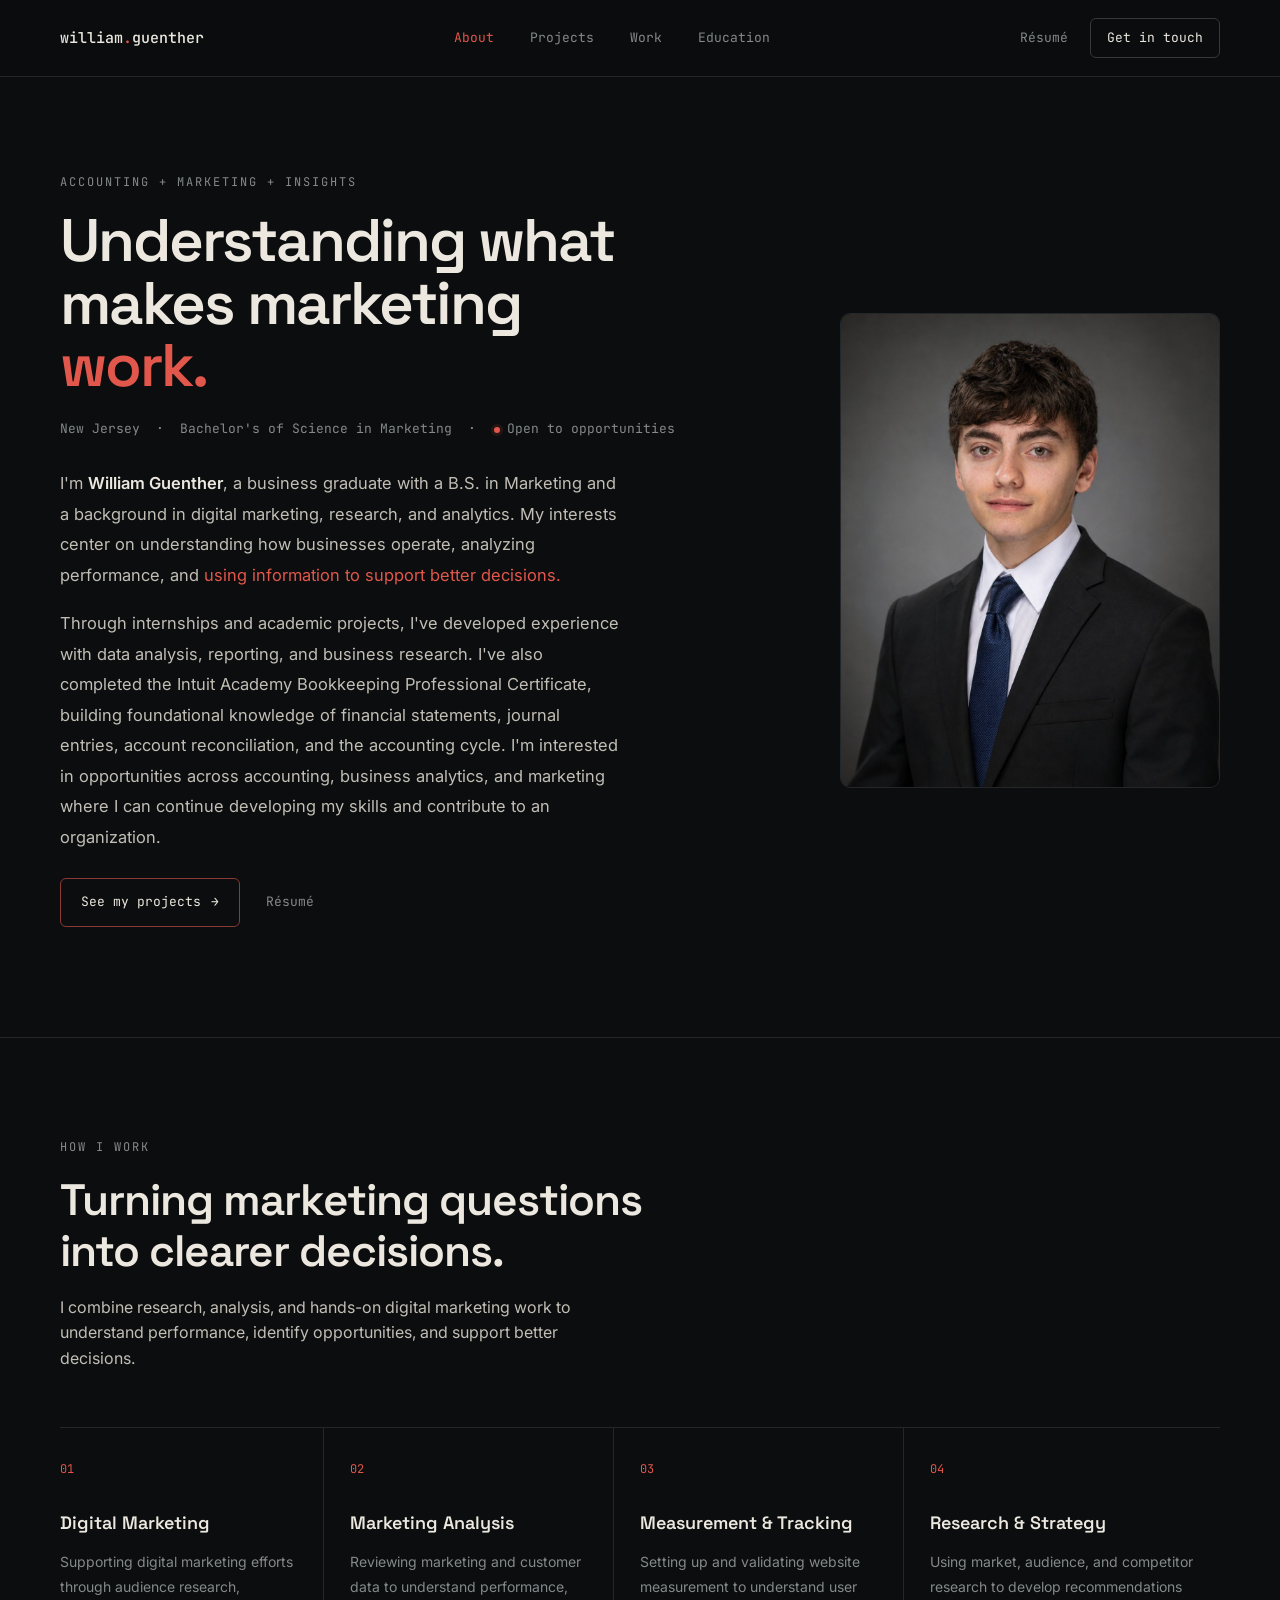
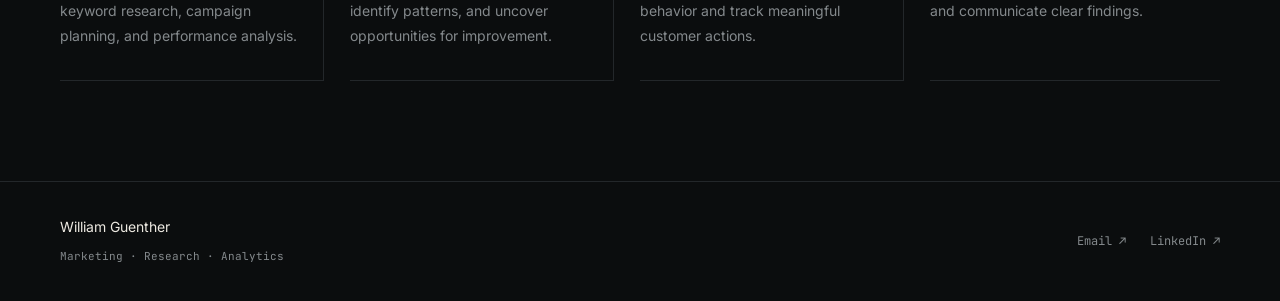
<file: index.html>
<!DOCTYPE html>
<html lang="en">
<head>
<!-- Google Tag Manager -->
<script>(function(w,d,s,l,i){w[l]=w[l]||[];w[l].push({'gtm.start':
new Date().getTime(),event:'gtm.js'});var f=d.getElementsByTagName(s)[0],
j=d.createElement(s),dl=l!='dataLayer'?'&l='+l:'';j.async=true;j.src=
'https://www.googletagmanager.com/gtm.js?id='+i+dl;f.parentNode.insertBefore(j,f);
})(window,document,'script','dataLayer','GTM-MF5KTT6L');</script>
<!-- End Google Tag Manager -->
<meta charset="UTF-8">
<meta name="viewport" content="width=device-width, initial-scale=1.0">
<title>William Guenther | Accounting, Marketing & Insights</title>
<meta name="description" content="William Guenther, a business graduate pursuing a career in accounting, with the Intuit Academy Bookkeeping Professional Certificate and experience in marketing, research, and analytics.">
<link rel="preconnect" href="https://fonts.googleapis.com">
<link rel="preconnect" href="https://fonts.gstatic.com" crossorigin>
<link href="https://fonts.googleapis.com/css2?family=Space+Grotesk:wght@500;600;700&family=Inter:wght@400;500;600&family=JetBrains+Mono:wght@400;500&display=swap" rel="stylesheet">
<link rel="stylesheet" href="style.css">
</head>
<body>
<!-- Google Tag Manager (noscript) -->
<noscript><iframe src="https://www.googletagmanager.com/ns.html?id=GTM-MF5KTT6L"
height="0" width="0" style="display:none;visibility:hidden"></iframe></noscript>
<!-- End Google Tag Manager (noscript) -->


<header class="site-header">
  <div class="container nav">
    <a class="nav__logo" href="/">william<span>.</span>guenther</a>

    <nav class="nav__links" id="navLinks">
      <a class="nav__link is-active" href="/">About</a>
      <a class="nav__link" href="projects.html">Projects</a>
      <a class="nav__link" href="work.html">Work</a>
      <a class="nav__link" href="education.html">Education</a>
      <a class="nav__link nav__link--mobile-only" href="resume.html">Résumé</a>
      <a class="nav__link nav__link--mobile-only" href="contact.html">Get in touch</a>
    </nav>

    <div class="nav__actions">
      <a class="nav__resume" href="resume.html">Résumé</a>
      <a class="btn-outline" href="contact.html">Get in touch</a>
    </div>

    <button class="nav__toggle" id="navToggle" aria-label="Toggle menu" aria-expanded="false">
      <span></span><span></span><span></span>
    </button>
  </div>
</header>

<main>

  <section class="hero">
    <div class="container hero__grid">

      <div class="hero__intro">
        <p class="eyebrow reveal">Accounting + Marketing + Insights</p>

        <h1 class="hero__title reveal reveal-d1">
          Understanding what<br>
          makes marketing<br>
          <span class="accent">work.</span>
        </h1>

        <p class="hero__meta reveal reveal-d2">
          New Jersey &nbsp;·&nbsp; Bachelor's of Science in Marketing &nbsp;·&nbsp;
          <span class="status-dot"></span>Open to opportunities
        </p>

        <p class="hero__lead reveal reveal-d2">
          I'm <strong>William Guenther</strong>, a business graduate with a B.S. in Marketing and a
          background in digital marketing, research, and analytics. My interests center on
          understanding how businesses operate, analyzing performance, and
          <span class="accent">using information to support better decisions.</span>
        </p>

        <p class="hero__lead reveal reveal-d2">
          Through internships and academic projects, I've developed experience with data analysis,
          reporting, and business research. I've also completed the Intuit Academy Bookkeeping
          Professional Certificate, building foundational knowledge of financial statements, journal
          entries, account reconciliation, and the accounting cycle. I'm interested in opportunities
          across accounting, business analytics, and marketing where I can continue developing my
          skills and contribute to an organization.
        </p>

        <div class="hero__actions reveal reveal-d3">
          <a href="projects.html" class="btn-primary interactive">See my projects <span>→</span></a>
          <a href="resume.html" class="btn-text interactive">Résumé</a>
        </div>
      </div>

      <div class="hero__visual reveal reveal-d3">
        <figure class="screenshot-frame hero__portrait">
          <img src="assets/william-guenther-headshot.jpg" alt="William Guenther">
        </figure>
      </div>

    </div>
  </section>

  <section class="section">
    <div class="container">
      <p class="eyebrow reveal">How I work</p>
      <h2 class="section__title reveal">Turning marketing questions<br>into clearer decisions.</h2>
      <p class="section__lead reveal">
        I combine research, analysis, and hands-on digital marketing work to understand performance, identify opportunities, and support better decisions.
      </p>

      <div class="specialty-grid">
        <article class="specialty reveal">
          <span class="specialty__index">01</span>
          <h3>Digital Marketing</h3>
          <p>Supporting digital marketing efforts through audience research, keyword research, campaign planning, and performance analysis.</p>
        </article>
        <article class="specialty reveal">
          <span class="specialty__index">02</span>
          <h3>Marketing Analysis</h3>
          <p>Reviewing marketing and customer data to understand performance, identify patterns, and uncover opportunities for improvement.</p>
        </article>
        <article class="specialty reveal">
          <span class="specialty__index">03</span>
          <h3>Measurement &amp; Tracking</h3>
          <p>Setting up and validating website measurement to understand user behavior and track meaningful customer actions.</p>
        </article>
        <article class="specialty reveal">
          <span class="specialty__index">04</span>
          <h3>Research &amp; Strategy</h3>
          <p>Using market, audience, and competitor research to develop recommendations and communicate clear findings.</p>
        </article>
      </div>
    </div>
  </section>


</main>

<footer class="site-footer">
  <div class="container footer__inner">
    <div>
      <span class="footer__name">William Guenther</span>
      <span class="footer__sub">Marketing · Research · Analytics</span>
    </div>
    <div class="footer__links">
      <a href="mailto:williamcguen@gmail.com">Email ↗</a>
      <a href="https://www.linkedin.com/in/william-guenther" target="_blank">LinkedIn ↗</a>
    </div>
  </div>
</footer>

<script src="script.js"></script>
</body>
</html>
</file>
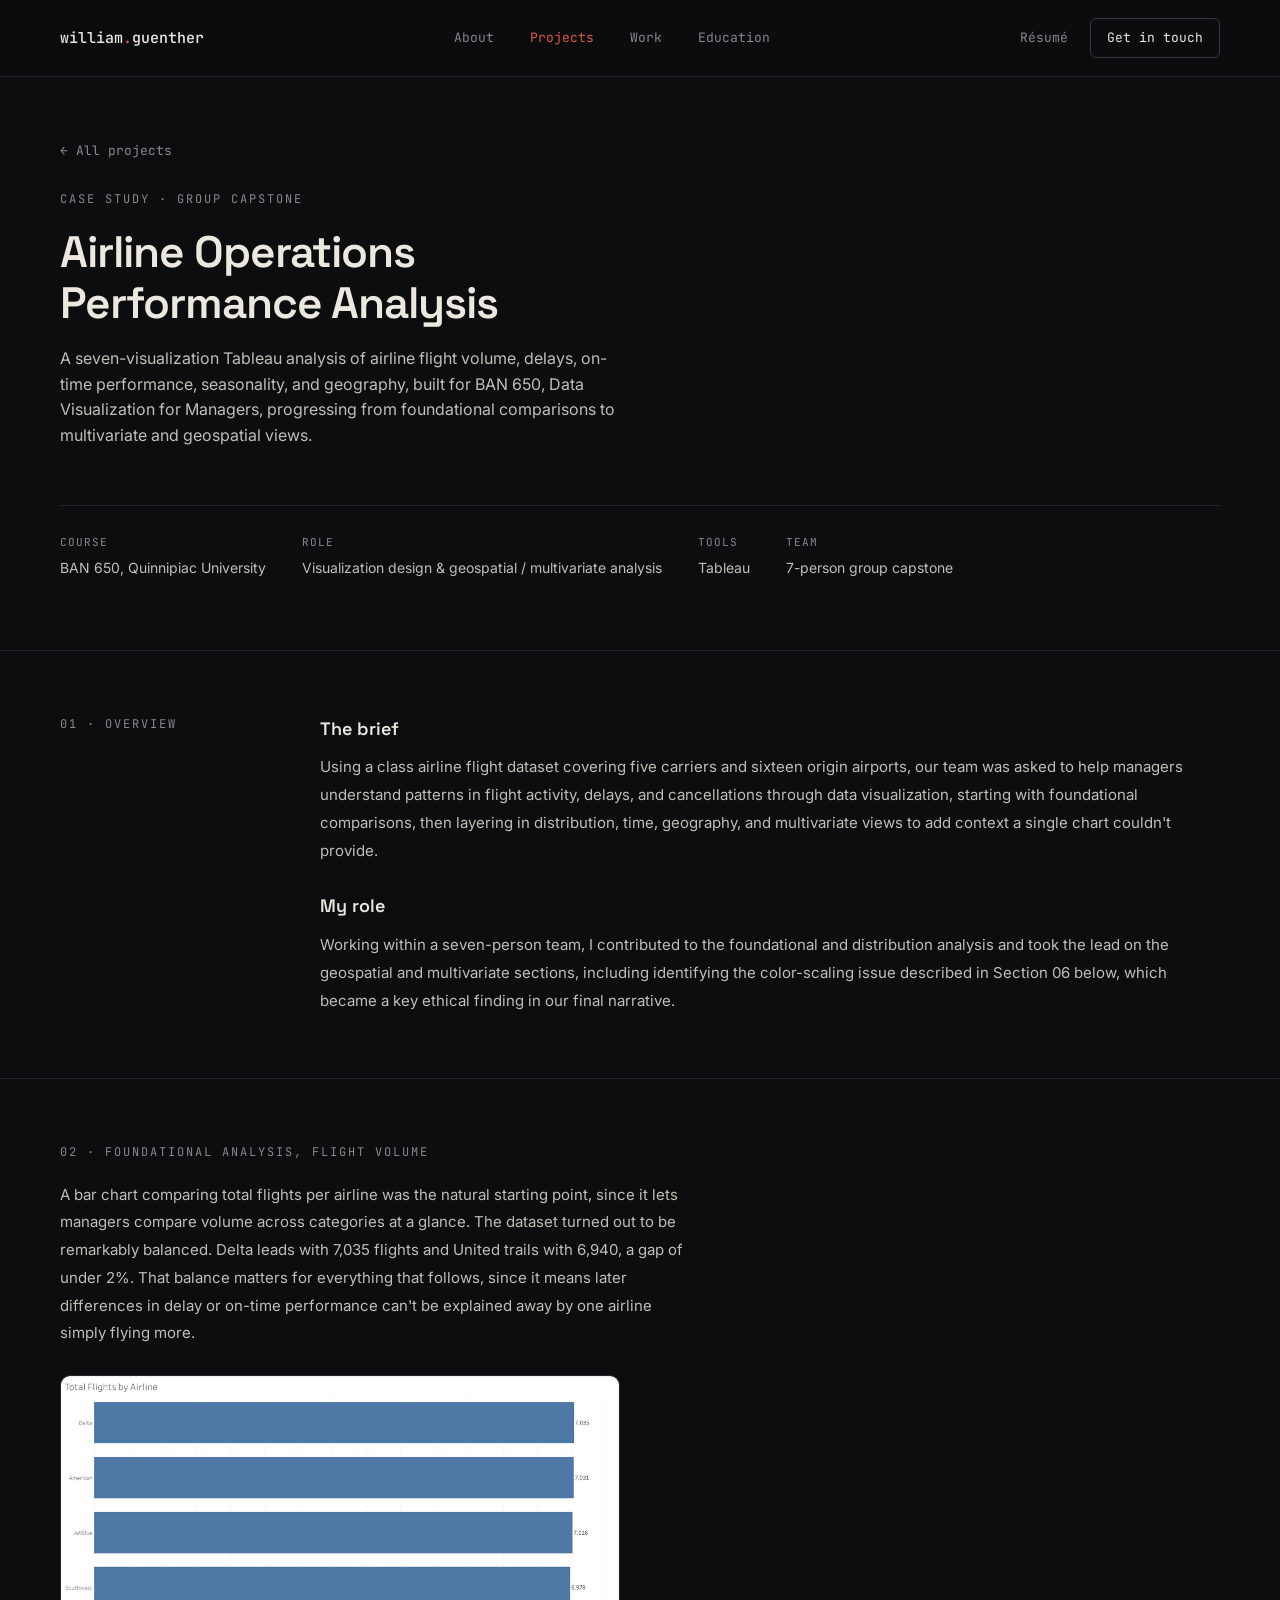
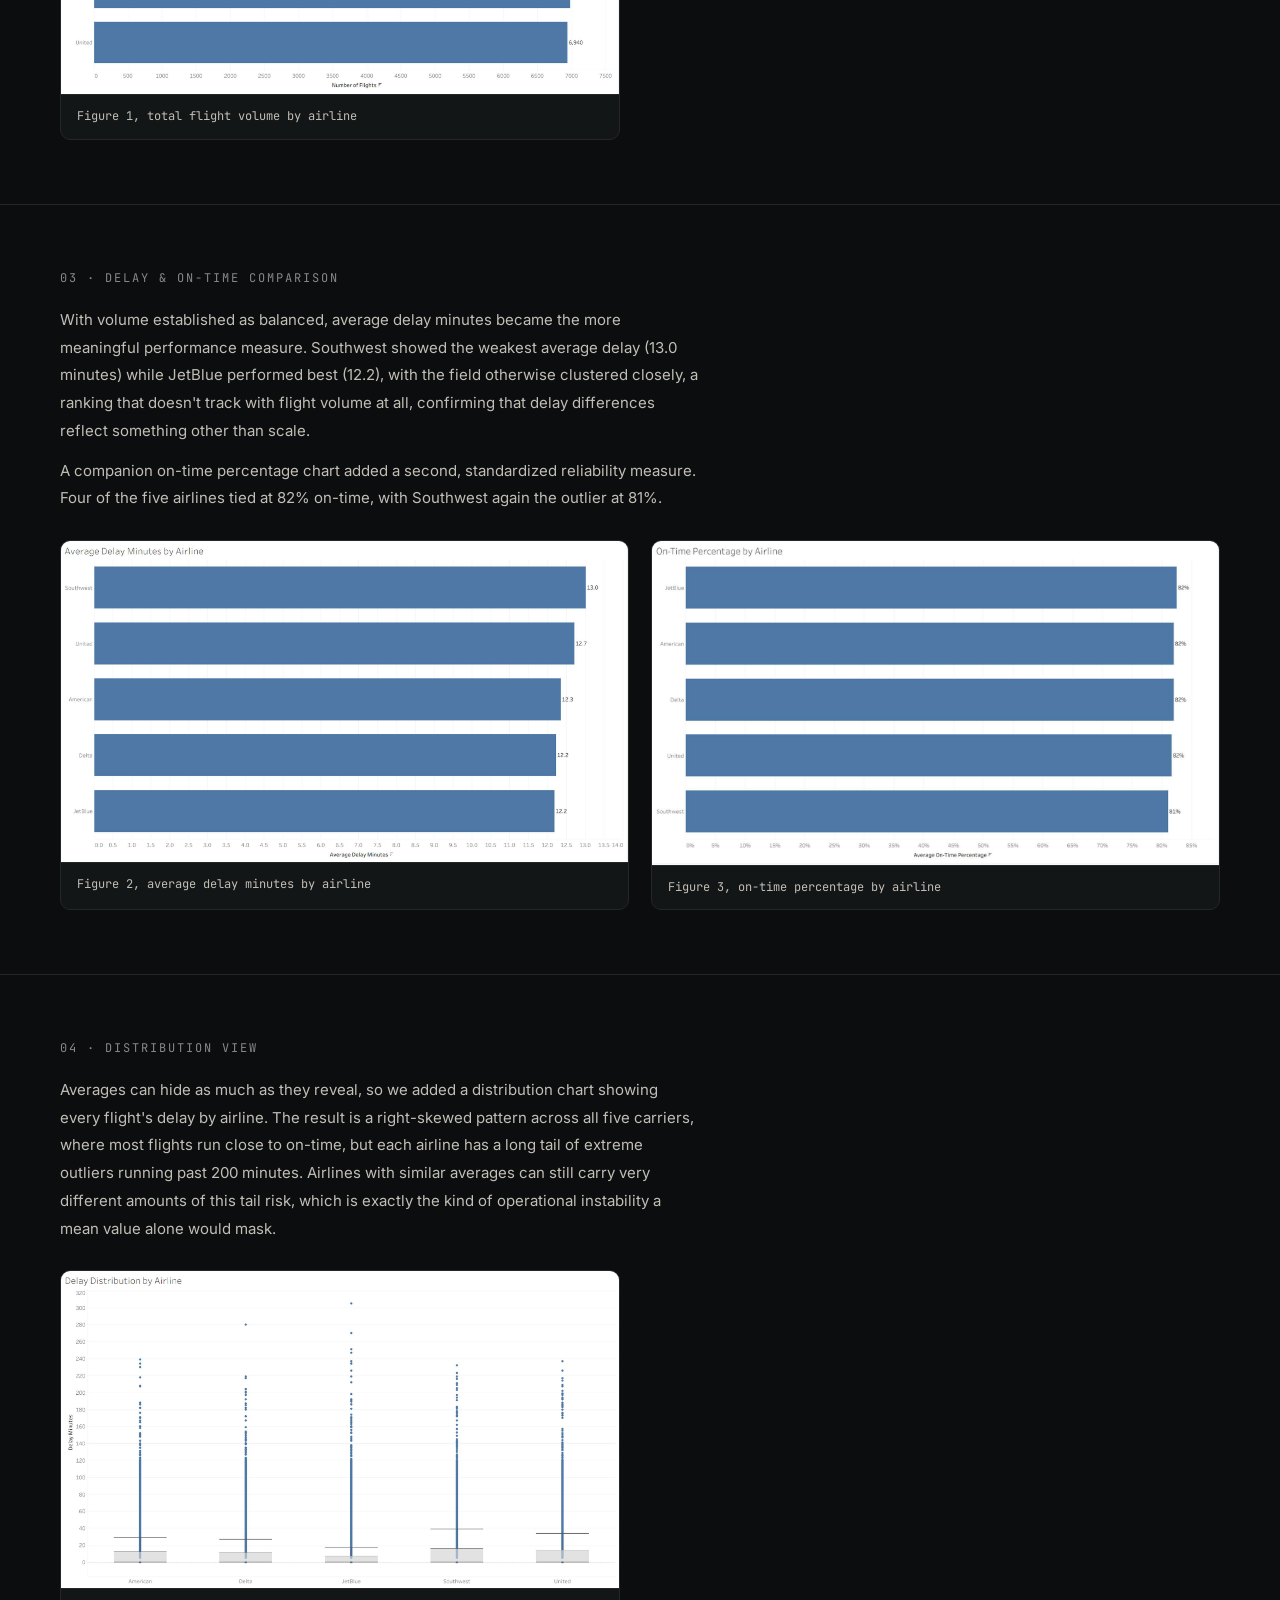
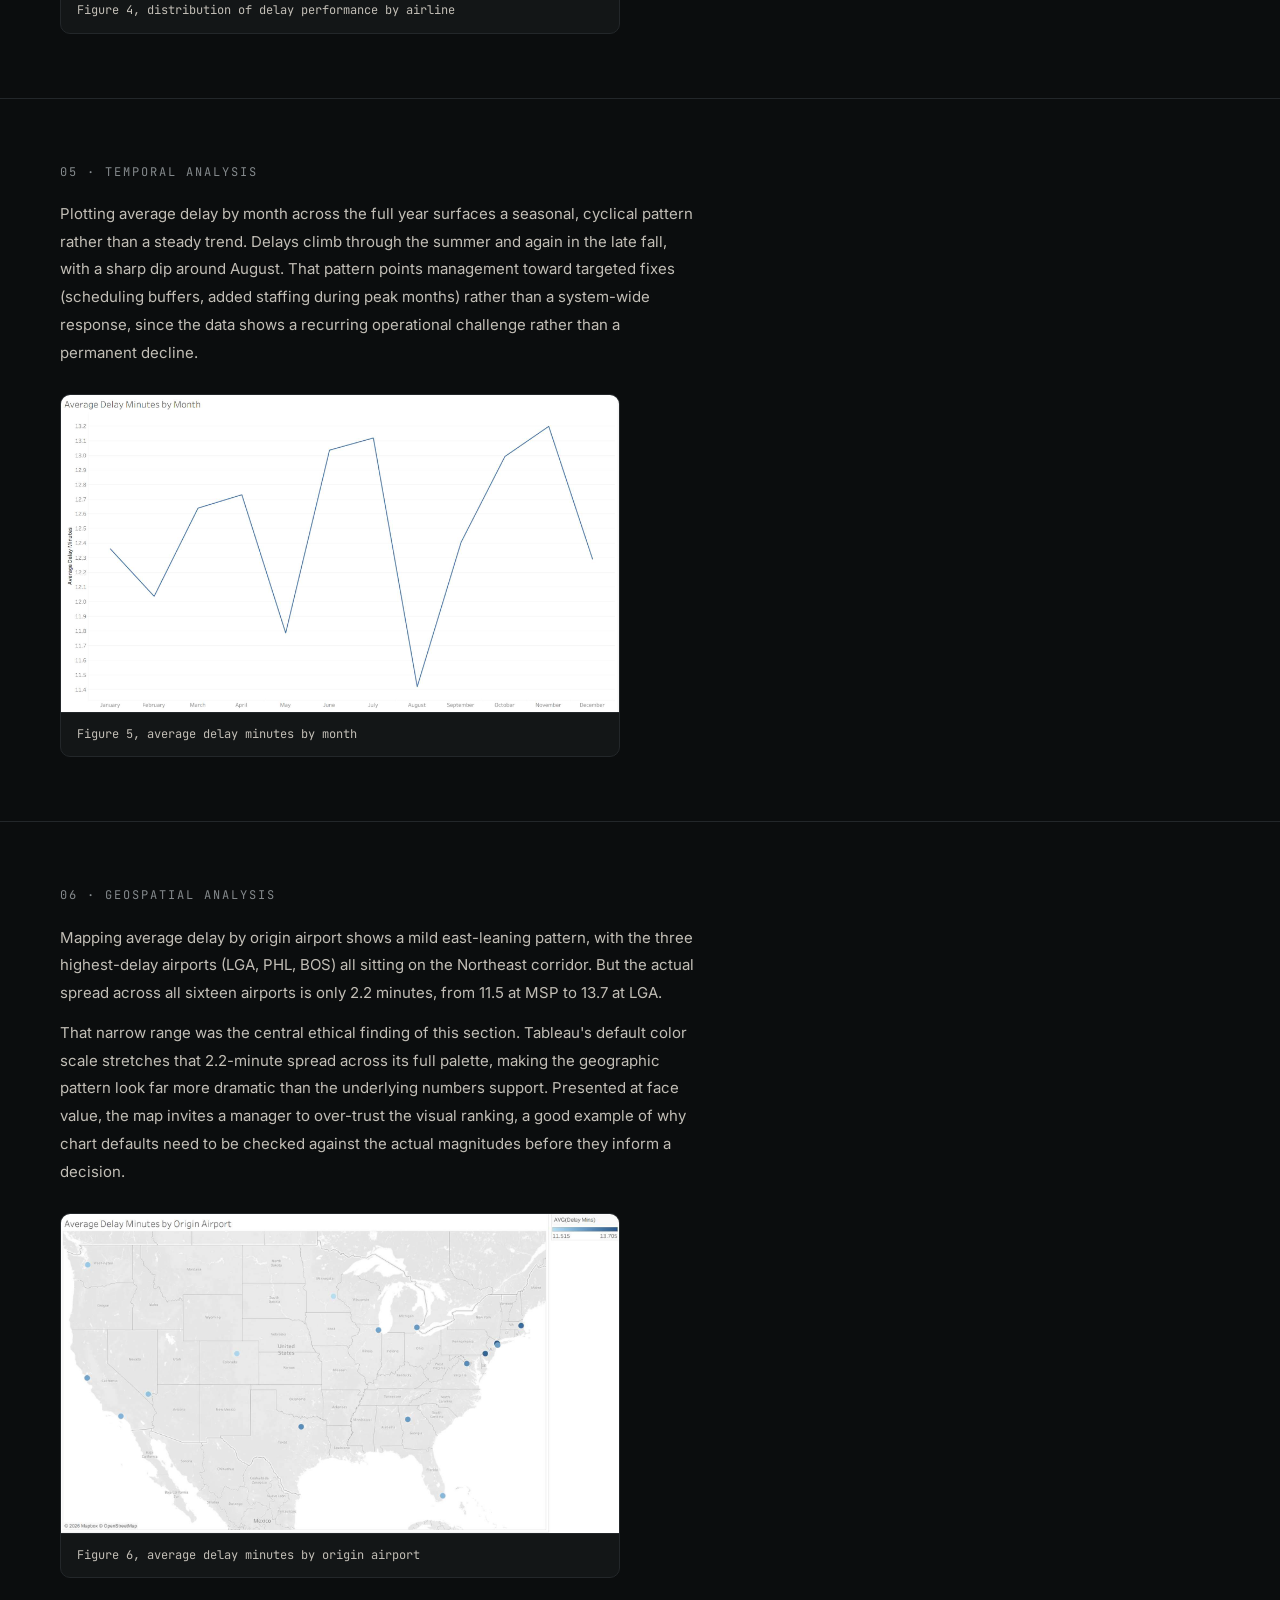
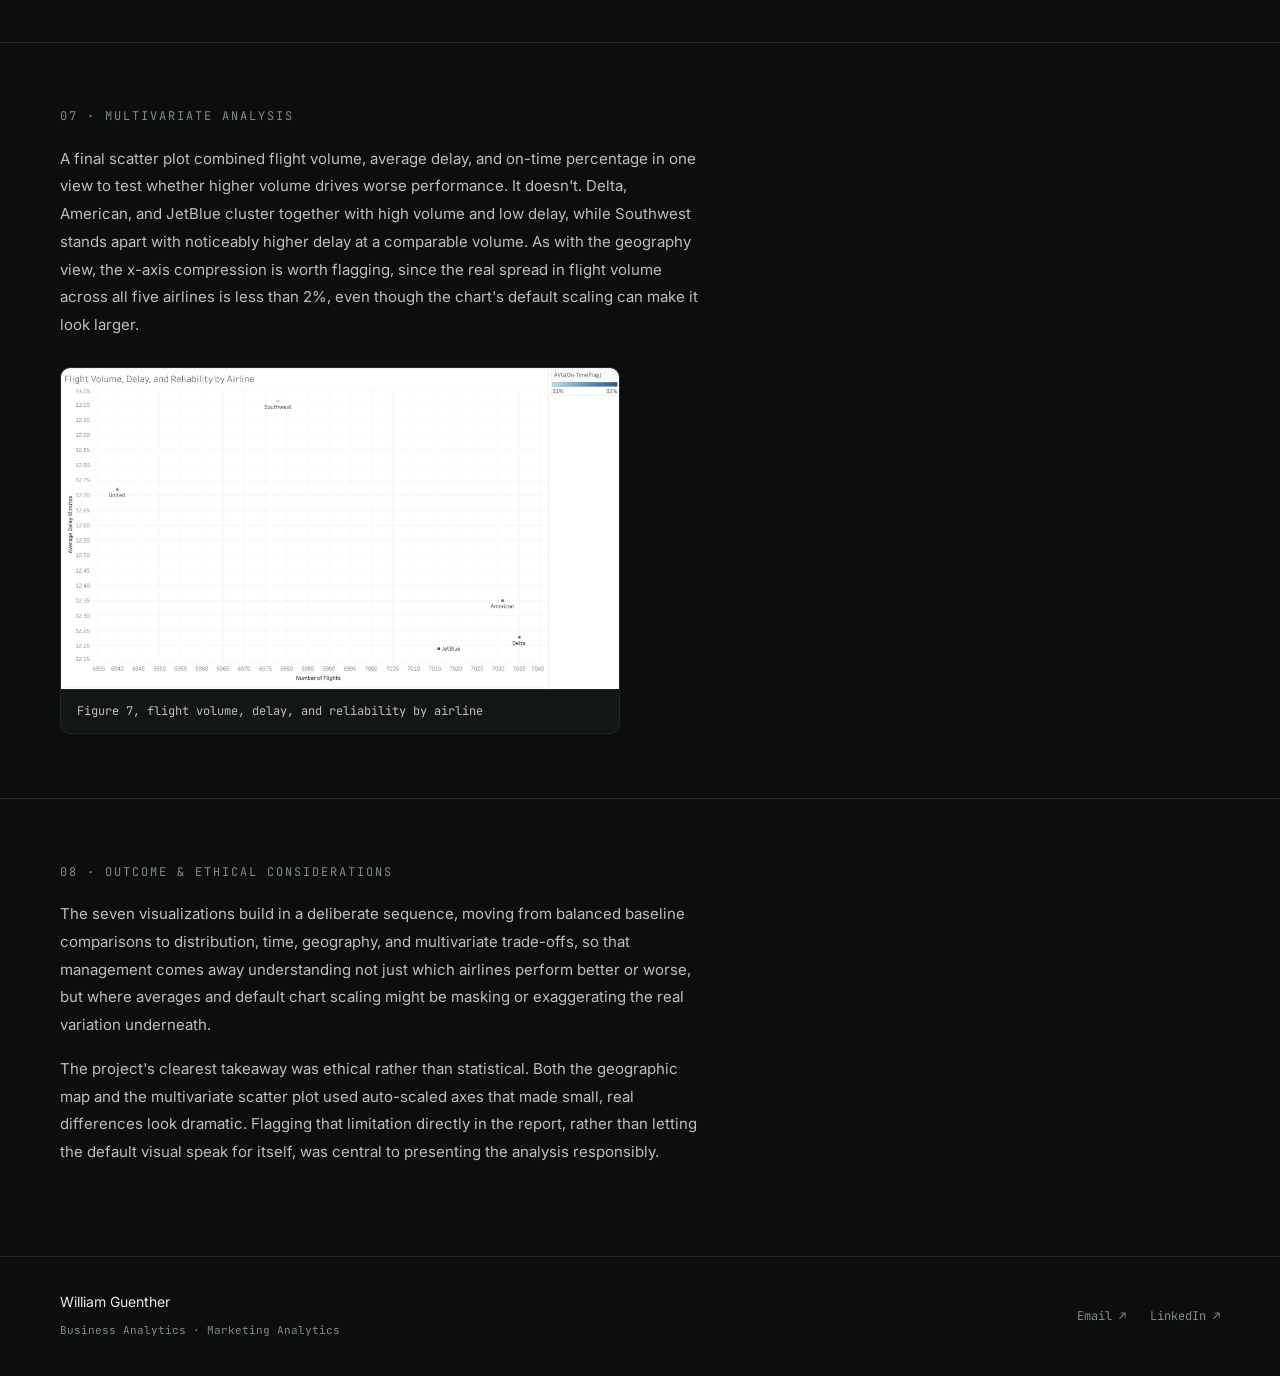
<file: case-study-ban650-airline.html>
<!DOCTYPE html>
<html lang="en">
<head>
<!-- Google Tag Manager -->
<script>(function(w,d,s,l,i){w[l]=w[l]||[];w[l].push({'gtm.start':
new Date().getTime(),event:'gtm.js'});var f=d.getElementsByTagName(s)[0],
j=d.createElement(s),dl=l!='dataLayer'?'&l='+l:'';j.async=true;j.src=
'https://www.googletagmanager.com/gtm.js?id='+i+dl;f.parentNode.insertBefore(j,f);
})(window,document,'script','dataLayer','GTM-MF5KTT6L');</script>
<!-- End Google Tag Manager -->
<meta charset="UTF-8">
<meta name="viewport" content="width=device-width, initial-scale=1.0">
<title>Airline Operations Performance Analysis | William Guenther</title>
<meta name="description" content="A BAN 650 group capstone project analyzing airline operational performance, including flight volume, delays, on-time rates, seasonality, and geography, in Tableau.">
<link rel="preconnect" href="https://fonts.googleapis.com">
<link rel="preconnect" href="https://fonts.gstatic.com" crossorigin>
<link href="https://fonts.googleapis.com/css2?family=Space+Grotesk:wght@500;600;700&family=Inter:wght@400;500;600&family=JetBrains+Mono:wght@400;500&display=swap" rel="stylesheet">
<link rel="stylesheet" href="style.css">
</head>
<body>
<!-- Google Tag Manager (noscript) -->
<noscript><iframe src="https://www.googletagmanager.com/ns.html?id=GTM-MF5KTT6L"
height="0" width="0" style="display:none;visibility:hidden"></iframe></noscript>
<!-- End Google Tag Manager (noscript) -->


<header class="site-header">
  <div class="container nav">
    <a class="nav__logo" href="/">william<span>.</span>guenther</a>

    <nav class="nav__links" id="navLinks">
      <a class="nav__link" href="/">About</a>
      <a class="nav__link is-active" href="projects.html">Projects</a>
      <a class="nav__link" href="work.html">Work</a>
      <a class="nav__link" href="education.html">Education</a>
      <a class="nav__link nav__link--mobile-only" href="resume.html">Résumé</a>
      <a class="nav__link nav__link--mobile-only" href="contact.html">Get in touch</a>
    </nav>

    <div class="nav__actions">
      <a class="nav__resume" href="resume.html">Résumé</a>
      <a class="btn-outline" href="contact.html">Get in touch</a>
    </div>

    <button class="nav__toggle" id="navToggle" aria-label="Toggle menu" aria-expanded="false">
      <span></span><span></span><span></span>
    </button>
  </div>
</header>

<main>

  <section class="case-hero">
    <div class="container">
      <a href="projects.html" class="btn-text interactive case-hero__back">← All projects</a>
      <p class="eyebrow reveal">Case study · Group capstone</p>
      <h1 class="section__title reveal">Airline Operations<br>Performance Analysis</h1>
      <p class="section__lead reveal">
        A seven-visualization Tableau analysis of airline flight volume, delays, on-time
        performance, seasonality, and geography, built for BAN 650, Data Visualization for
        Managers, progressing from foundational comparisons to multivariate and geospatial views.
      </p>
      <div class="case-hero__meta reveal">
        <div><span>Course</span>BAN 650, Quinnipiac University</div>
        <div><span>Role</span>Visualization design &amp; geospatial / multivariate analysis</div>
        <div><span>Tools</span>Tableau</div>
        <div><span>Team</span>7-person group capstone</div>
      </div>
    </div>
  </section>

  <section class="case-section">
    <div class="container case-section__grid">
      <p class="eyebrow reveal">01 · Overview</p>
      <div class="reveal">
        <h3 class="case-block__label">The brief</h3>
        <p class="case-block__text">
          Using a class airline flight dataset covering five carriers and sixteen origin airports,
          our team was asked to help managers understand patterns in flight activity, delays, and
          cancellations through data visualization, starting with foundational comparisons, then
          layering in distribution, time, geography, and multivariate views to add context a single
          chart couldn't provide.
        </p>
        <h3 class="case-block__label" style="margin-top:28px">My role</h3>
        <p class="case-block__text">
          Working within a seven-person team, I contributed to the foundational and distribution
          analysis and took the lead on the geospatial and multivariate sections, including
          identifying the color-scaling issue described in Section 06 below, which became a key
          ethical finding in our final narrative.
        </p>
      </div>
    </div>
  </section>

  <section class="case-section">
    <div class="container">
      <p class="eyebrow reveal">02 · Foundational analysis, flight volume</p>
      <p class="case-block__text reveal" style="max-width:640px;margin-bottom:28px">
        A bar chart comparing total flights per airline was the natural starting point, since it
        lets managers compare volume across categories at a glance. The dataset turned out to be
        remarkably balanced. Delta leads with 7,035 flights and United trails with 6,940, a gap of
        under 2%. That balance matters for everything that follows, since it means later
        differences in delay or on-time performance can't be explained away by one airline simply
        flying more.
      </p>
      <div class="screenshot-grid screenshot-grid--1 reveal">
        <figure class="screenshot-frame">
          <img src="BAN650 Airline Operations/fig1-flight-volume.png" alt="Tableau bar chart of total flights by airline. Delta 7,035, American 7,031, JetBlue 7,016, Southwest 6,978, United 6,940">
          <figcaption>Figure 1, total flight volume by airline</figcaption>
        </figure>
      </div>
    </div>
  </section>

  <section class="case-section">
    <div class="container">
      <p class="eyebrow reveal">03 · Delay &amp; on-time comparison</p>
      <p class="case-block__text reveal" style="max-width:640px;margin-bottom:12px">
        With volume established as balanced, average delay minutes became the more meaningful
        performance measure. Southwest showed the weakest average delay (13.0 minutes) while
        JetBlue performed best (12.2), with the field otherwise clustered closely, a ranking that
        doesn't track with flight volume at all, confirming that delay differences reflect
        something other than scale.
      </p>
      <p class="case-block__text reveal" style="max-width:640px;margin-bottom:28px">
        A companion on-time percentage chart added a second, standardized reliability measure.
        Four of the five airlines tied at 82% on-time, with Southwest again the outlier at 81%.
      </p>
      <div class="screenshot-grid screenshot-grid--2 reveal">
        <figure class="screenshot-frame">
          <img src="BAN650 Airline Operations/fig2-avg-delay.png" alt="Tableau bar chart of average delay minutes by airline. Southwest 13.0, United 12.7, American 12.3, Delta 12.2, JetBlue 12.2">
          <figcaption>Figure 2, average delay minutes by airline</figcaption>
        </figure>
        <figure class="screenshot-frame">
          <img src="BAN650 Airline Operations/fig3-ontime-pct.png" alt="Tableau bar chart of on-time percentage by airline. JetBlue, American, Delta, and United tied at 82%, Southwest at 81%">
          <figcaption>Figure 3, on-time percentage by airline</figcaption>
        </figure>
      </div>
    </div>
  </section>

  <section class="case-section">
    <div class="container">
      <p class="eyebrow reveal">04 · Distribution view</p>
      <p class="case-block__text reveal" style="max-width:640px;margin-bottom:28px">
        Averages can hide as much as they reveal, so we added a distribution chart showing every
        flight's delay by airline. The result is a right-skewed pattern across all five carriers,
        where most flights run close to on-time, but each airline has a long tail of extreme
        outliers running past 200 minutes. Airlines with similar averages can still carry very
        different amounts of this tail risk, which is exactly the kind of operational instability
        a mean value alone would mask.
      </p>
      <div class="screenshot-grid screenshot-grid--1 reveal">
        <figure class="screenshot-frame">
          <img src="BAN650 Airline Operations/fig4-distribution.png" alt="Tableau distribution chart showing delay minutes by airline for American, Delta, JetBlue, Southwest, and United, with a right-skewed spread and frequent high outliers">
          <figcaption>Figure 4, distribution of delay performance by airline</figcaption>
        </figure>
      </div>
    </div>
  </section>

  <section class="case-section">
    <div class="container">
      <p class="eyebrow reveal">05 · Temporal analysis</p>
      <p class="case-block__text reveal" style="max-width:640px;margin-bottom:28px">
        Plotting average delay by month across the full year surfaces a seasonal, cyclical pattern
        rather than a steady trend. Delays climb through the summer and again in the late fall,
        with a sharp dip around August. That pattern points management toward targeted fixes
        (scheduling buffers, added staffing during peak months) rather than a system-wide response,
        since the data shows a recurring operational challenge rather than a permanent decline.
      </p>
      <div class="screenshot-grid screenshot-grid--1 reveal">
        <figure class="screenshot-frame">
          <img src="BAN650 Airline Operations/fig5-monthly-trend.png" alt="Tableau line chart of average delay minutes by month, showing peaks in early summer and November and a sharp dip in August">
          <figcaption>Figure 5, average delay minutes by month</figcaption>
        </figure>
      </div>
    </div>
  </section>

  <section class="case-section">
    <div class="container">
      <p class="eyebrow reveal">06 · Geospatial analysis</p>
      <p class="case-block__text reveal" style="max-width:640px;margin-bottom:12px">
        Mapping average delay by origin airport shows a mild east-leaning pattern, with the three
        highest-delay airports (LGA, PHL, BOS) all sitting on the Northeast corridor. But the actual
        spread across all sixteen airports is only 2.2 minutes, from 11.5 at MSP to 13.7 at LGA.
      </p>
      <p class="case-block__text reveal" style="max-width:640px;margin-bottom:28px">
        That narrow range was the central ethical finding of this section. Tableau's default color
        scale stretches that 2.2-minute spread across its full palette, making the geographic
        pattern look far more dramatic than the underlying numbers support. Presented at face
        value, the map invites a manager to over-trust the visual ranking, a good example of why
        chart defaults need to be checked against the actual magnitudes before they inform a
        decision.
      </p>
      <div class="screenshot-grid screenshot-grid--1 reveal">
        <figure class="screenshot-frame">
          <img src="BAN650 Airline Operations/fig6-geospatial-map.png" alt="Tableau map of average delay minutes by origin airport across the continental United States, color-scaled from 11.5 to 13.7 minutes with the highest averages concentrated in the Northeast">
          <figcaption>Figure 6, average delay minutes by origin airport</figcaption>
        </figure>
      </div>
    </div>
  </section>

  <section class="case-section">
    <div class="container">
      <p class="eyebrow reveal">07 · Multivariate analysis</p>
      <p class="case-block__text reveal" style="max-width:640px;margin-bottom:28px">
        A final scatter plot combined flight volume, average delay, and on-time percentage in one
        view to test whether higher volume drives worse performance. It doesn't. Delta, American,
        and JetBlue cluster together with high volume and low delay, while Southwest stands apart
        with noticeably higher delay at a comparable volume. As with the geography view, the x-axis
        compression is worth flagging, since the real spread in flight volume across all five
        airlines is less than 2%, even though the chart's default scaling can make it look larger.
      </p>
      <div class="screenshot-grid screenshot-grid--1 reveal">
        <figure class="screenshot-frame">
          <img src="BAN650 Airline Operations/fig7-multivariate.png" alt="Tableau scatter plot of flight volume versus average delay minutes by airline, colored by on-time percentage, showing Delta, American, and JetBlue clustered with low delay and Southwest as an outlier with higher delay">
          <figcaption>Figure 7, flight volume, delay, and reliability by airline</figcaption>
        </figure>
      </div>
    </div>
  </section>

  <section class="case-section case-section--outcome">
    <div class="container">
      <p class="eyebrow reveal">08 · Outcome &amp; ethical considerations</p>
      <p class="case-block__text reveal" style="max-width:640px;margin-bottom:16px">
        The seven visualizations build in a deliberate sequence, moving from balanced baseline
        comparisons to distribution, time, geography, and multivariate trade-offs, so that
        management comes away understanding not just which airlines perform better or worse, but
        where averages and default chart scaling might be masking or exaggerating the real
        variation underneath.
      </p>
      <p class="case-block__text reveal" style="max-width:640px">
        The project's clearest takeaway was ethical rather than statistical. Both the geographic
        map and the multivariate scatter plot used auto-scaled axes that made small, real
        differences look dramatic. Flagging that limitation directly in the report, rather than
        letting the default visual speak for itself, was central to presenting the analysis
        responsibly.
      </p>
    </div>
  </section>

</main>

<footer class="site-footer">
  <div class="container footer__inner">
    <div>
      <span class="footer__name">William Guenther</span>
      <span class="footer__sub">Business Analytics · Marketing Analytics</span>
    </div>
    <div class="footer__links">
      <a href="mailto:williamcguen@gmail.com">Email ↗</a>
      <a href="https://www.linkedin.com/in/william-guenther" target="_blank">LinkedIn ↗</a>
    </div>
  </div>
</footer>

<script src="script.js"></script>
</body>
</html>
</file>
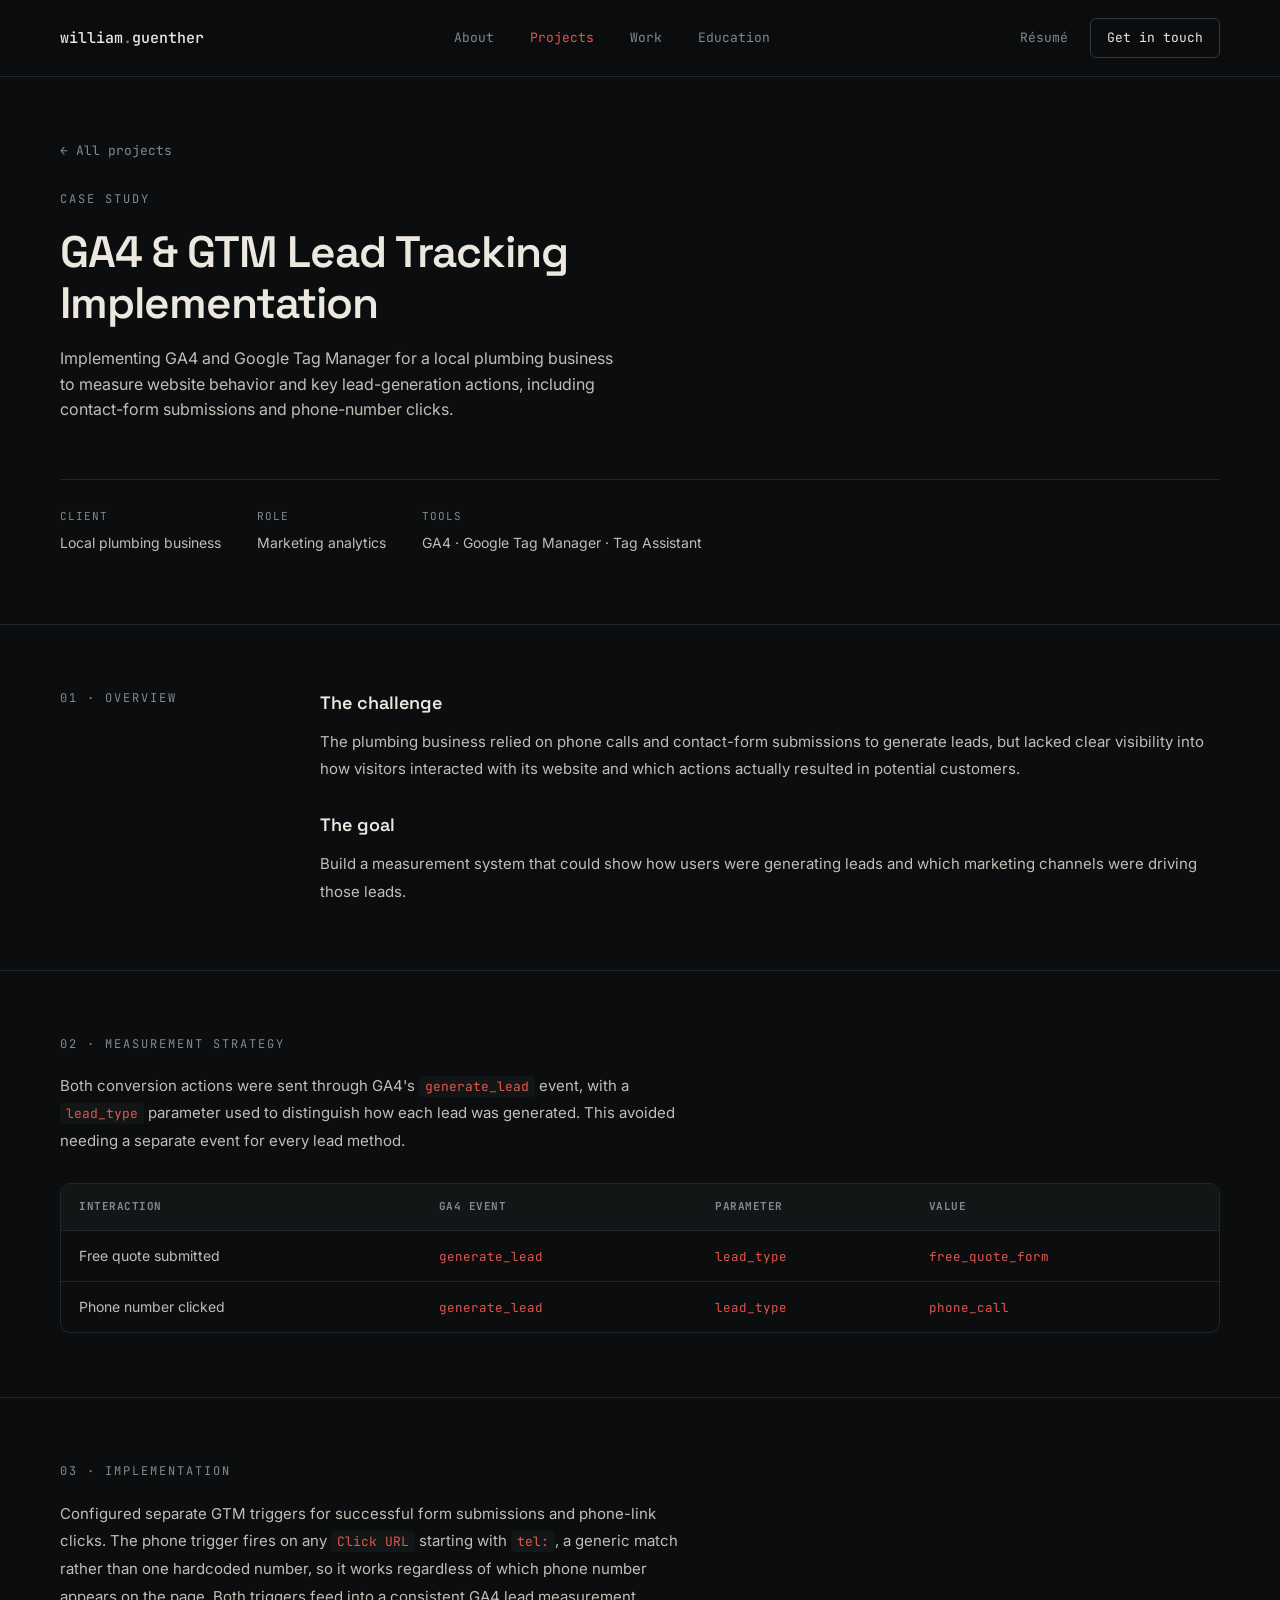
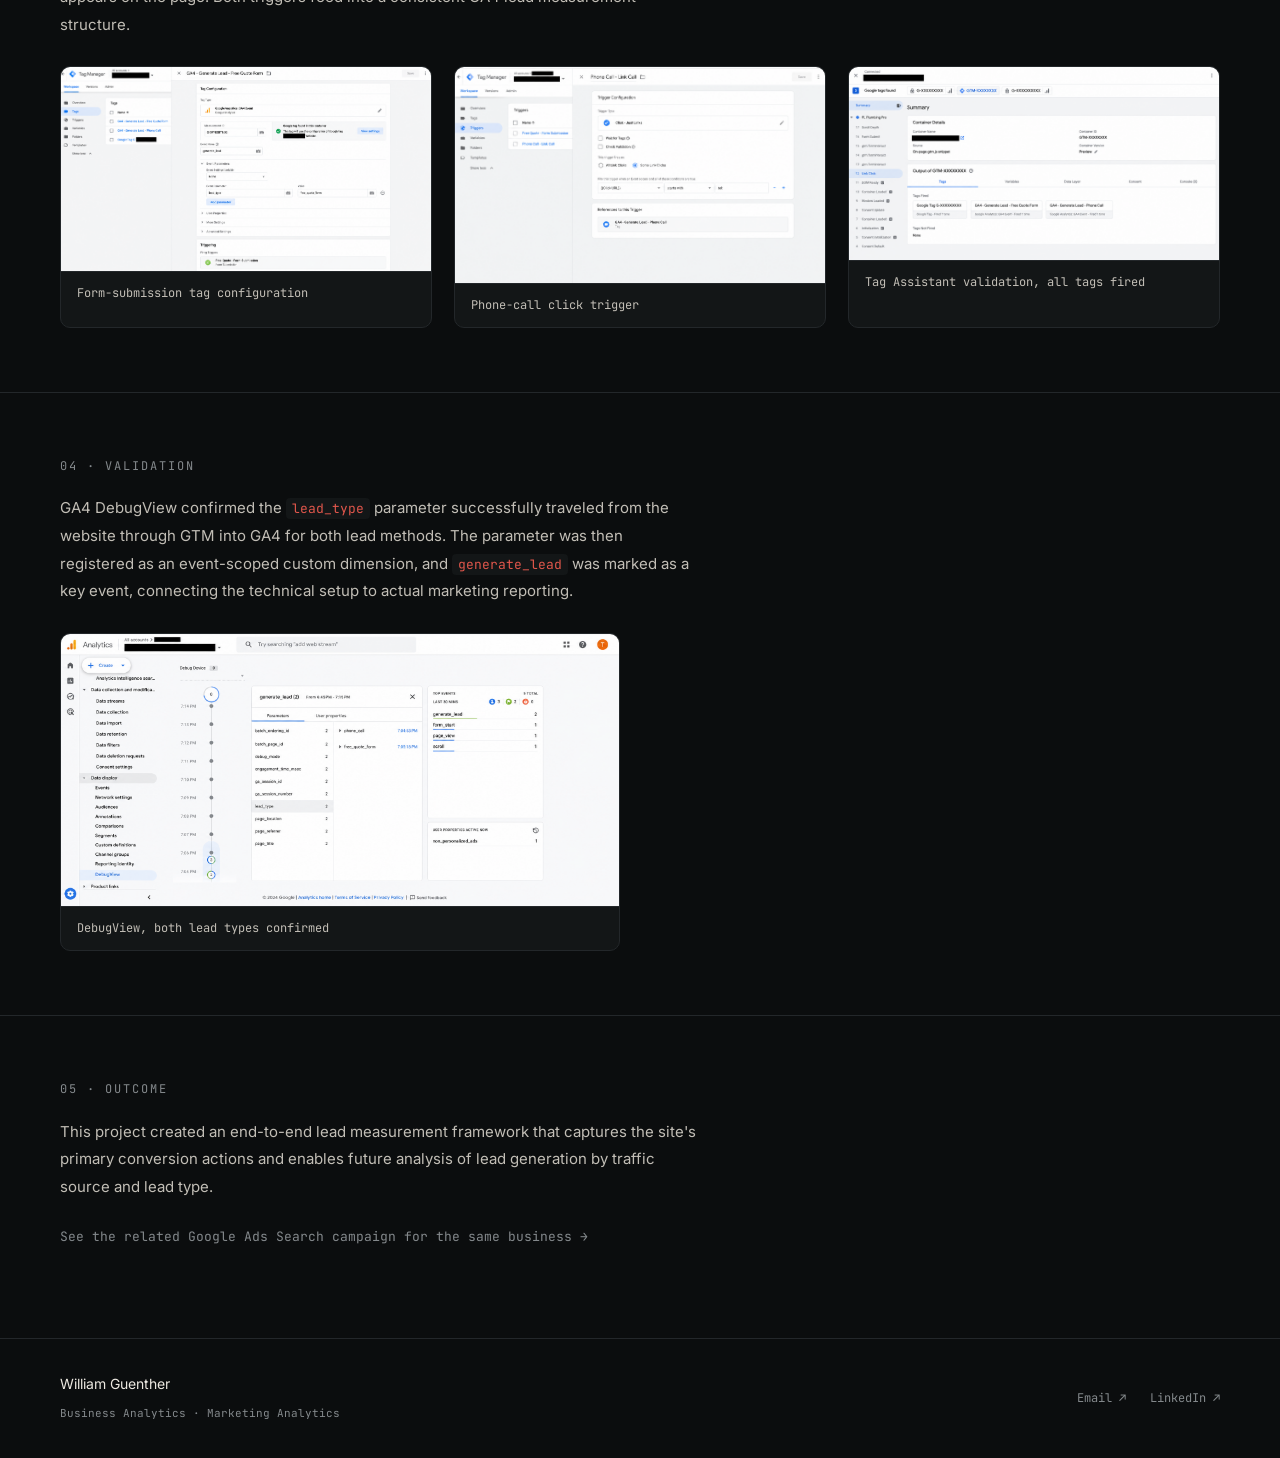
<file: case-study-ga4-lead-tracking.html>
<!DOCTYPE html>
<html lang="en">
<head>
<!-- Google Tag Manager -->
<script>(function(w,d,s,l,i){w[l]=w[l]||[];w[l].push({'gtm.start':
new Date().getTime(),event:'gtm.js'});var f=d.getElementsByTagName(s)[0],
j=d.createElement(s),dl=l!='dataLayer'?'&l='+l:'';j.async=true;j.src=
'https://www.googletagmanager.com/gtm.js?id='+i+dl;f.parentNode.insertBefore(j,f);
})(window,document,'script','dataLayer','GTM-MF5KTT6L');</script>
<!-- End Google Tag Manager -->
<meta charset="UTF-8">
<meta name="viewport" content="width=device-width, initial-scale=1.0">
<title>GA4 & GTM Lead Tracking | William Guenther</title>
<meta name="description" content="A case study on building an end-to-end lead measurement system with GA4 and Google Tag Manager.">
<link rel="preconnect" href="https://fonts.googleapis.com">
<link rel="preconnect" href="https://fonts.gstatic.com" crossorigin>
<link href="https://fonts.googleapis.com/css2?family=Space+Grotesk:wght@500;600;700&family=Inter:wght@400;500;600&family=JetBrains+Mono:wght@400;500&display=swap" rel="stylesheet">
<link rel="stylesheet" href="style.css">
</head>
<body>
<!-- Google Tag Manager (noscript) -->
<noscript><iframe src="https://www.googletagmanager.com/ns.html?id=GTM-MF5KTT6L"
height="0" width="0" style="display:none;visibility:hidden"></iframe></noscript>
<!-- End Google Tag Manager (noscript) -->


<header class="site-header">
  <div class="container nav">
    <a class="nav__logo" href="/">william<span>.</span>guenther</a>

    <nav class="nav__links" id="navLinks">
      <a class="nav__link" href="/">About</a>
      <a class="nav__link is-active" href="projects.html">Projects</a>
      <a class="nav__link" href="work.html">Work</a>
      <a class="nav__link" href="education.html">Education</a>
      <a class="nav__link nav__link--mobile-only" href="resume.html">Résumé</a>
      <a class="nav__link nav__link--mobile-only" href="contact.html">Get in touch</a>
    </nav>

    <div class="nav__actions">
      <a class="nav__resume" href="resume.html">Résumé</a>
      <a class="btn-outline" href="contact.html">Get in touch</a>
    </div>

    <button class="nav__toggle" id="navToggle" aria-label="Toggle menu" aria-expanded="false">
      <span></span><span></span><span></span>
    </button>
  </div>
</header>

<main>

  <section class="case-hero">
    <div class="container">
      <a href="projects.html" class="btn-text interactive case-hero__back">← All projects</a>
      <p class="eyebrow reveal">Case study</p>
      <h1 class="section__title reveal">GA4 &amp; GTM Lead Tracking<br>Implementation</h1>
      <p class="section__lead reveal">
        Implementing GA4 and Google Tag Manager for a local plumbing business to measure website
        behavior and key lead-generation actions, including contact-form submissions and
        phone-number clicks.
      </p>
      <div class="case-hero__meta reveal">
        <div><span>Client</span>Local plumbing business</div>
        <div><span>Role</span>Marketing analytics</div>
        <div><span>Tools</span>GA4 · Google Tag Manager · Tag Assistant</div>
      </div>
    </div>
  </section>

  <section class="case-section">
    <div class="container case-section__grid">
      <p class="eyebrow reveal">01 · Overview</p>
      <div class="reveal">
        <h3 class="case-block__label">The challenge</h3>
        <p class="case-block__text">
          The plumbing business relied on phone calls and contact-form submissions to generate leads,
          but lacked clear visibility into how visitors interacted with its website and which actions
          actually resulted in potential customers.
        </p>
        <h3 class="case-block__label" style="margin-top:28px">The goal</h3>
        <p class="case-block__text">
          Build a measurement system that could show how users were generating leads and which
          marketing channels were driving those leads.
        </p>
      </div>
    </div>
  </section>

  <section class="case-section">
    <div class="container">
      <p class="eyebrow reveal">02 · Measurement strategy</p>
      <p class="case-block__text reveal" style="max-width:640px;margin-bottom:28px">
        Both conversion actions were sent through GA4's <code>generate_lead</code> event, with a
        <code>lead_type</code> parameter used to distinguish how each lead was generated. This avoided
        needing a separate event for every lead method.
      </p>
      <div class="table-wrap reveal">
        <table class="measure-table">
          <thead>
            <tr><th>Interaction</th><th>GA4 event</th><th>Parameter</th><th>Value</th></tr>
          </thead>
          <tbody>
            <tr><td>Free quote submitted</td><td><code>generate_lead</code></td><td><code>lead_type</code></td><td><code>free_quote_form</code></td></tr>
            <tr><td>Phone number clicked</td><td><code>generate_lead</code></td><td><code>lead_type</code></td><td><code>phone_call</code></td></tr>
          </tbody>
        </table>
      </div>
    </div>
  </section>

  <section class="case-section">
    <div class="container">
      <p class="eyebrow reveal">03 · Implementation</p>
      <p class="case-block__text reveal" style="max-width:640px;margin-bottom:28px">
        Configured separate GTM triggers for successful form submissions and phone-link clicks. The
        phone trigger fires on any <code>Click URL</code> starting with <code>tel:</code>, a generic
        match rather than one hardcoded number, so it works regardless of which phone number appears
        on the page. Both triggers feed into a consistent GA4 lead measurement structure.
      </p>
      <div class="screenshot-grid reveal">
        <figure class="screenshot-frame">
          <img src="GA4 GTM Lead Tracking/free-quote-tag.png" alt="GA4 Generate Lead Free Quote Form tag configuration showing lead_type parameter set to free_quote_form">
          <figcaption>Form-submission tag configuration</figcaption>
        </figure>
        <figure class="screenshot-frame">
          <img src="GA4 GTM Lead Tracking/phone-call-trigger.png" alt="GTM Phone Call - Link Call trigger, Click URL starts with tel:">
          <figcaption>Phone-call click trigger</figcaption>
        </figure>
        <figure class="screenshot-frame">
          <img src="GA4 GTM Lead Tracking/tag-assistant-summary.png" alt="Tag Assistant summary showing all three tags fired successfully">
          <figcaption>Tag Assistant validation, all tags fired</figcaption>
        </figure>
      </div>
    </div>
  </section>

  <section class="case-section">
    <div class="container">
      <p class="eyebrow reveal">04 · Validation</p>
      <p class="case-block__text reveal" style="max-width:640px;margin-bottom:28px">
        GA4 DebugView confirmed the <code>lead_type</code> parameter successfully traveled from the
        website through GTM into GA4 for both lead methods. The parameter was then registered as an
        event-scoped custom dimension, and <code>generate_lead</code> was marked as a key event,
        connecting the technical setup to actual marketing reporting.
      </p>
      <div class="screenshot-grid screenshot-grid--1 reveal">
        <figure class="screenshot-frame">
          <img src="GA4 GTM Lead Tracking/debugview.png" alt="GA4 DebugView showing generate_lead events with lead_type values phone_call and free_quote_form">
          <figcaption>DebugView, both lead types confirmed</figcaption>
        </figure>
      </div>
    </div>
  </section>

  <section class="case-section case-section--outcome">
    <div class="container">
      <p class="eyebrow reveal">05 · Outcome</p>
      <p class="case-block__text reveal" style="max-width:640px;margin-bottom:22px">
        This project created an end-to-end lead measurement framework that captures the site's primary
        conversion actions and enables future analysis of lead generation by traffic source and lead type.
      </p>
      <a href="case-study-google-ads.html" class="btn-text interactive reveal">See the related Google Ads Search campaign for the same business →</a>
    </div>
  </section>

</main>

<footer class="site-footer">
  <div class="container footer__inner">
    <div>
      <span class="footer__name">William Guenther</span>
      <span class="footer__sub">Business Analytics · Marketing Analytics</span>
    </div>
    <div class="footer__links">
      <a href="mailto:williamcguen@gmail.com">Email ↗</a>
      <a href="https://www.linkedin.com/in/william-guenther" target="_blank">LinkedIn ↗</a>
    </div>
  </div>
</footer>

<script src="script.js"></script>
</body>
</html>
</file>
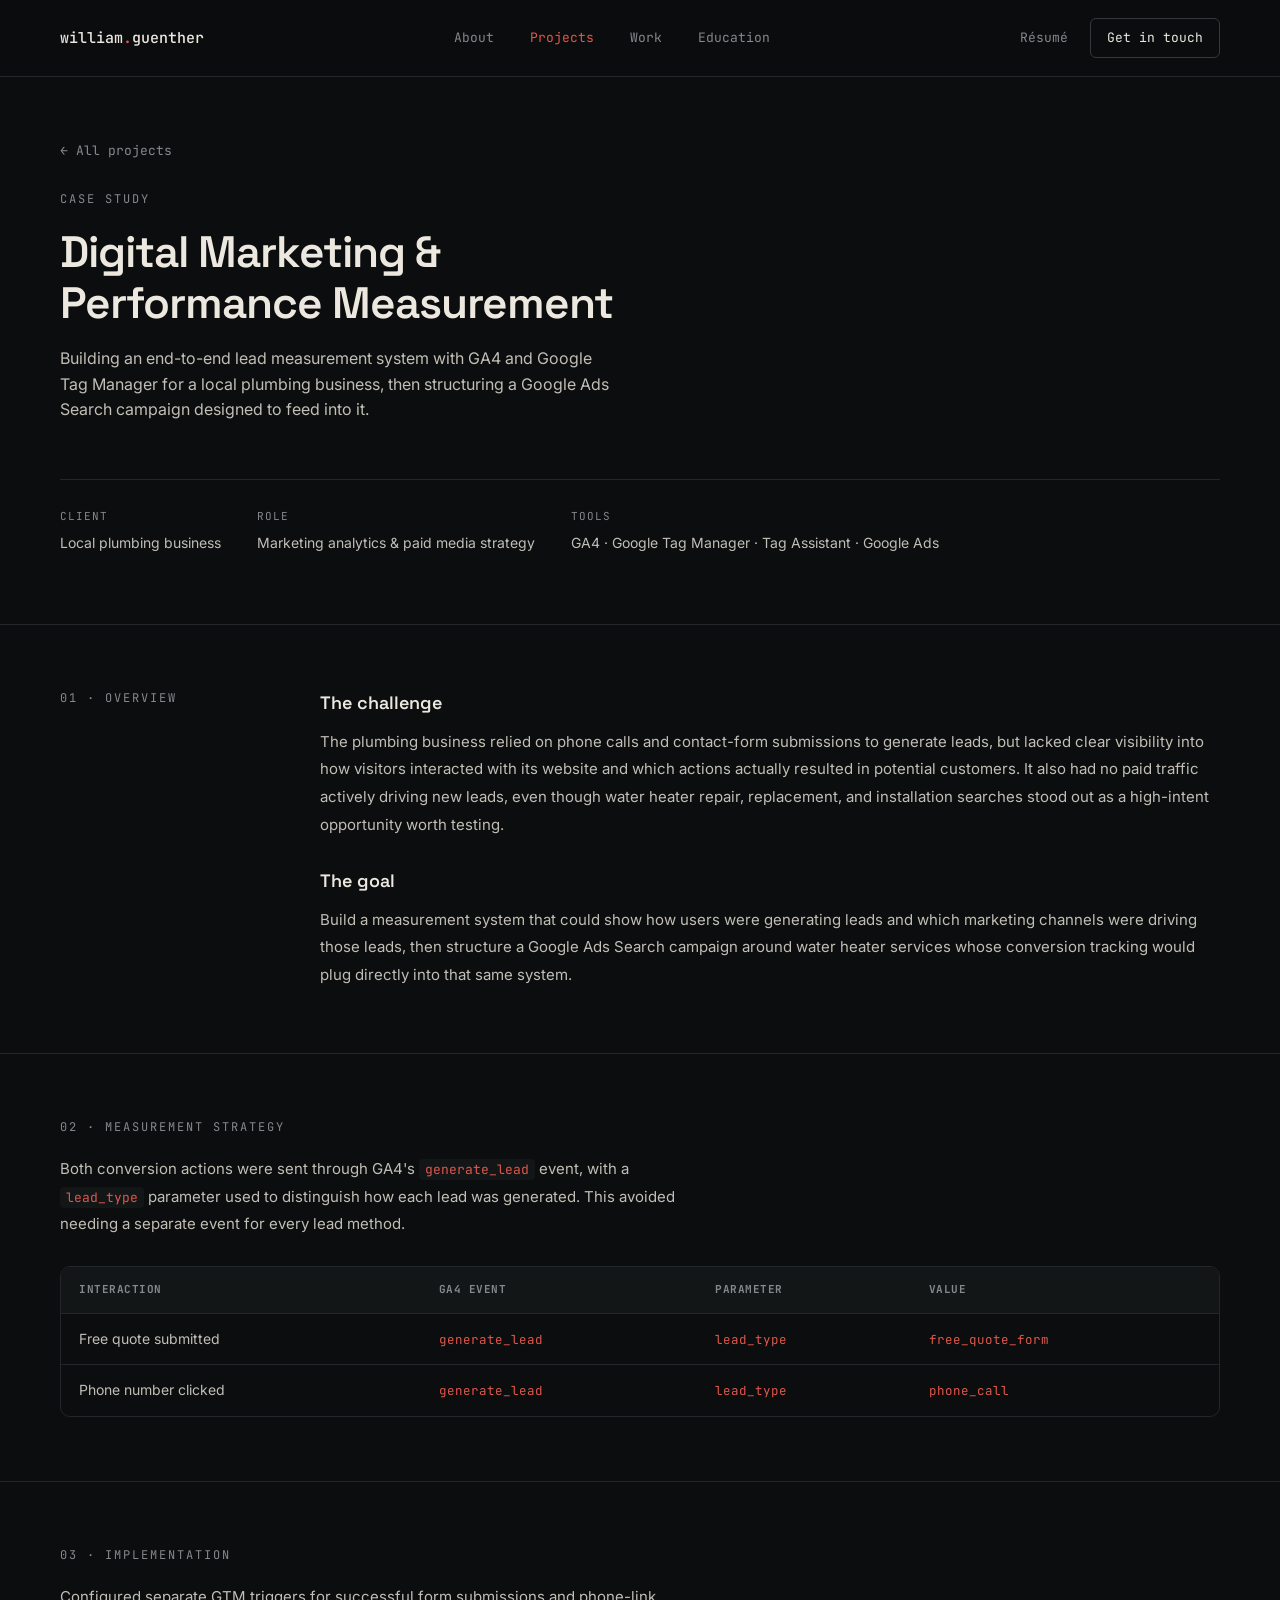
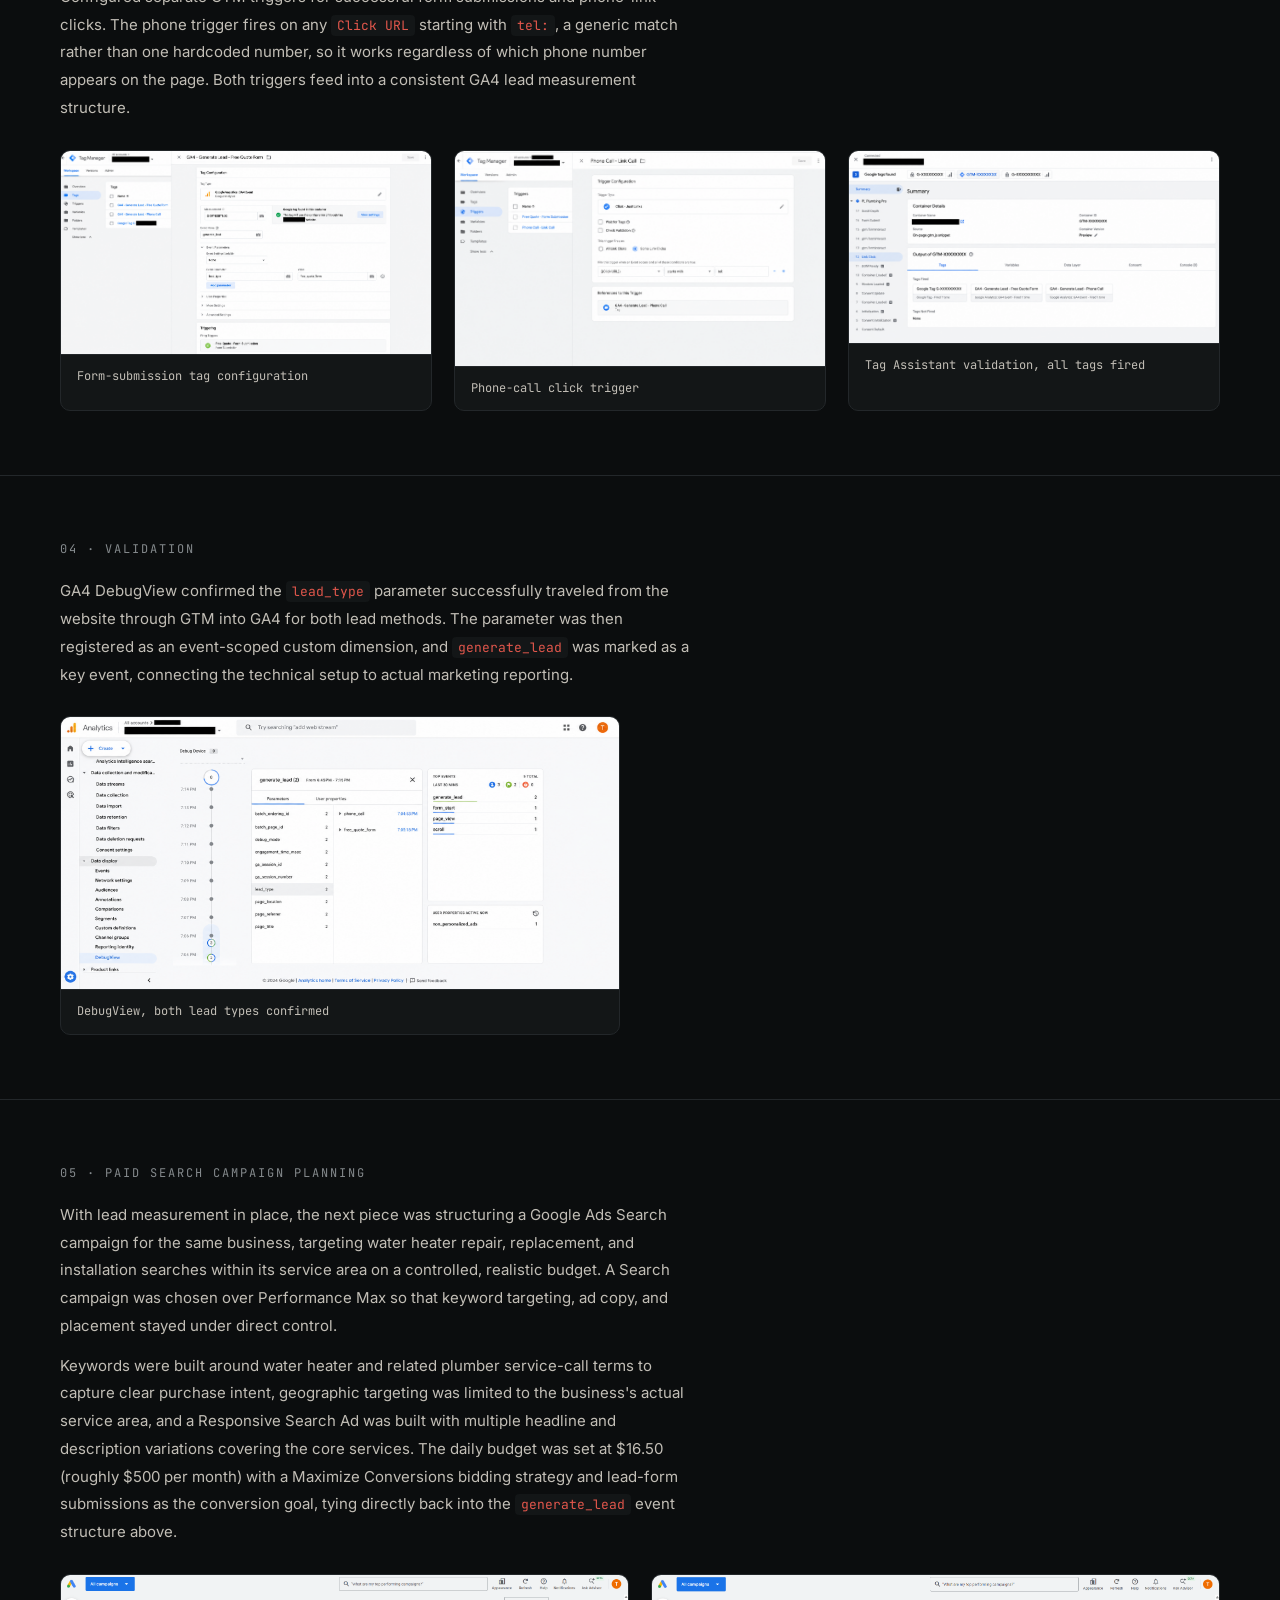
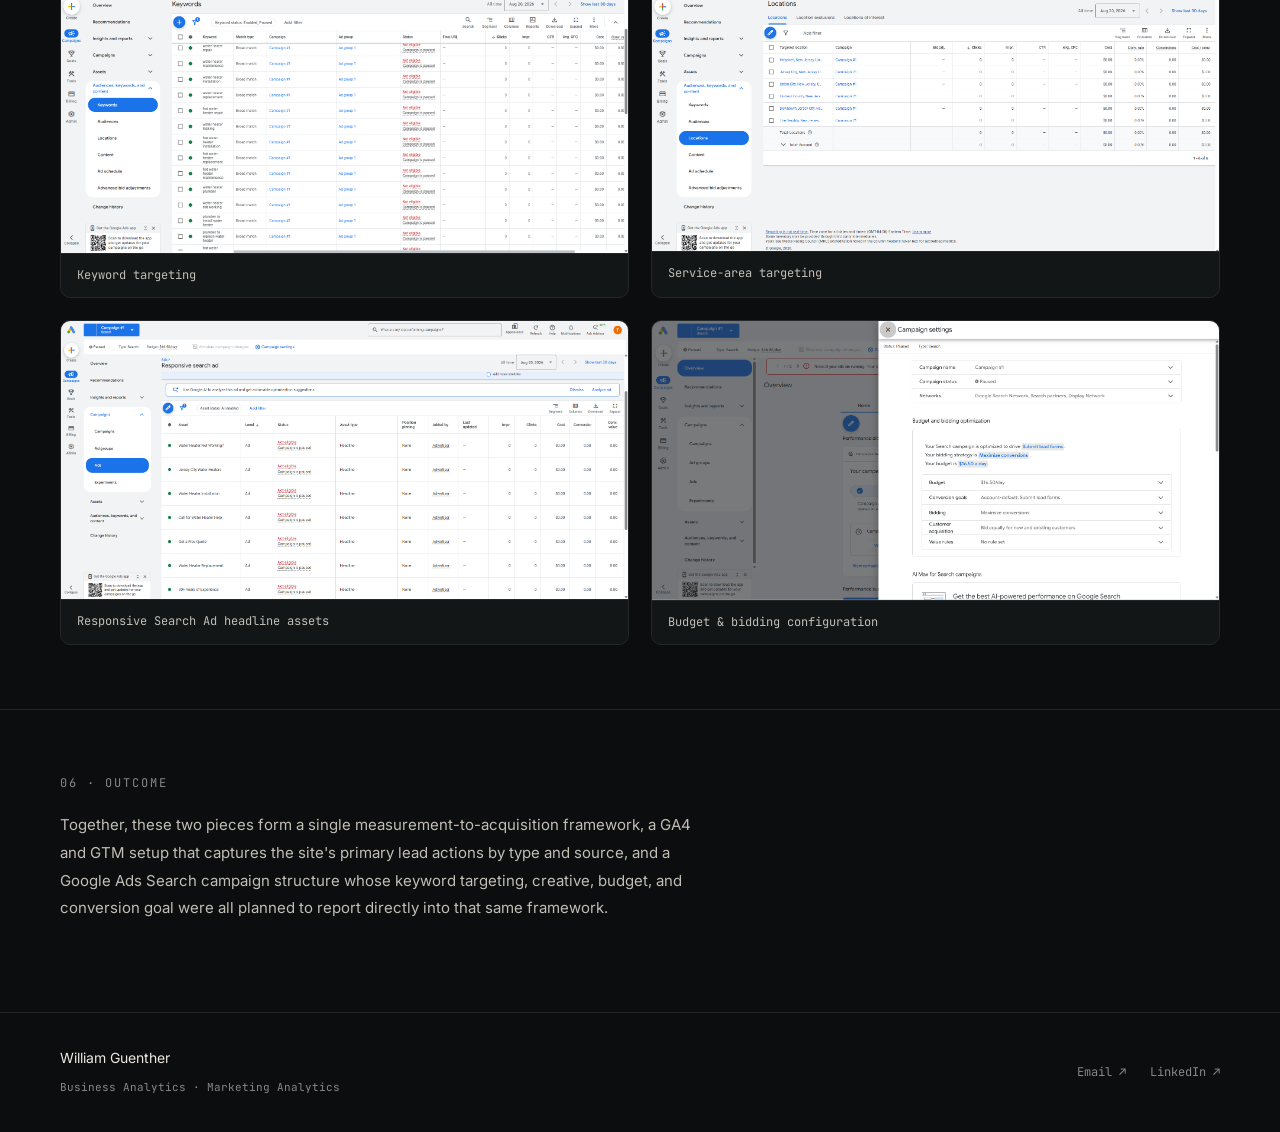
<file: case-study-google-ads.html>
<!DOCTYPE html>
<html lang="en">
<head>
<!-- Google Tag Manager -->
<script>(function(w,d,s,l,i){w[l]=w[l]||[];w[l].push({'gtm.start':
new Date().getTime(),event:'gtm.js'});var f=d.getElementsByTagName(s)[0],
j=d.createElement(s),dl=l!='dataLayer'?'&l='+l:'';j.async=true;j.src=
'https://www.googletagmanager.com/gtm.js?id='+i+dl;f.parentNode.insertBefore(j,f);
})(window,document,'script','dataLayer','GTM-MF5KTT6L');</script>
<!-- End Google Tag Manager -->
<meta charset="UTF-8">
<meta name="viewport" content="width=device-width, initial-scale=1.0">
<title>Digital Marketing &amp; Performance Measurement | William Guenther</title>
<meta name="description" content="A case study on building an end-to-end lead measurement system with GA4 and Google Tag Manager, plus a Google Ads Search campaign structure designed to feed into it.">
<link rel="preconnect" href="https://fonts.googleapis.com">
<link rel="preconnect" href="https://fonts.gstatic.com" crossorigin>
<link href="https://fonts.googleapis.com/css2?family=Space+Grotesk:wght@500;600;700&family=Inter:wght@400;500;600&family=JetBrains+Mono:wght@400;500&display=swap" rel="stylesheet">
<link rel="stylesheet" href="style.css">
</head>
<body>
<!-- Google Tag Manager (noscript) -->
<noscript><iframe src="https://www.googletagmanager.com/ns.html?id=GTM-MF5KTT6L"
height="0" width="0" style="display:none;visibility:hidden"></iframe></noscript>
<!-- End Google Tag Manager (noscript) -->


<header class="site-header">
  <div class="container nav">
    <a class="nav__logo" href="/">william<span>.</span>guenther</a>

    <nav class="nav__links" id="navLinks">
      <a class="nav__link" href="/">About</a>
      <a class="nav__link is-active" href="projects.html">Projects</a>
      <a class="nav__link" href="work.html">Work</a>
      <a class="nav__link" href="education.html">Education</a>
      <a class="nav__link nav__link--mobile-only" href="resume.html">Résumé</a>
      <a class="nav__link nav__link--mobile-only" href="contact.html">Get in touch</a>
    </nav>

    <div class="nav__actions">
      <a class="nav__resume" href="resume.html">Résumé</a>
      <a class="btn-outline" href="contact.html">Get in touch</a>
    </div>

    <button class="nav__toggle" id="navToggle" aria-label="Toggle menu" aria-expanded="false">
      <span></span><span></span><span></span>
    </button>
  </div>
</header>

<main>

  <section class="case-hero">
    <div class="container">
      <a href="projects.html" class="btn-text interactive case-hero__back">← All projects</a>
      <p class="eyebrow reveal">Case study</p>
      <h1 class="section__title reveal">Digital Marketing &amp;<br>Performance Measurement</h1>
      <p class="section__lead reveal">
        Building an end-to-end lead measurement system with GA4 and Google Tag Manager for a local
        plumbing business, then structuring a Google Ads Search campaign designed to feed into it.
      </p>
      <div class="case-hero__meta reveal">
        <div><span>Client</span>Local plumbing business</div>
        <div><span>Role</span>Marketing analytics &amp; paid media strategy</div>
        <div><span>Tools</span>GA4 · Google Tag Manager · Tag Assistant · Google Ads</div>
      </div>
    </div>
  </section>

  <section class="case-section">
    <div class="container case-section__grid">
      <p class="eyebrow reveal">01 · Overview</p>
      <div class="reveal">
        <h3 class="case-block__label">The challenge</h3>
        <p class="case-block__text">
          The plumbing business relied on phone calls and contact-form submissions to generate leads,
          but lacked clear visibility into how visitors interacted with its website and which actions
          actually resulted in potential customers. It also had no paid traffic actively driving new
          leads, even though water heater repair, replacement, and installation searches stood out as
          a high-intent opportunity worth testing.
        </p>
        <h3 class="case-block__label" style="margin-top:28px">The goal</h3>
        <p class="case-block__text">
          Build a measurement system that could show how users were generating leads and which
          marketing channels were driving those leads, then structure a Google Ads Search campaign
          around water heater services whose conversion tracking would plug directly into that same
          system.
        </p>
      </div>
    </div>
  </section>

  <section class="case-section">
    <div class="container">
      <p class="eyebrow reveal">02 · Measurement strategy</p>
      <p class="case-block__text reveal" style="max-width:640px;margin-bottom:28px">
        Both conversion actions were sent through GA4's <code>generate_lead</code> event, with a
        <code>lead_type</code> parameter used to distinguish how each lead was generated. This avoided
        needing a separate event for every lead method.
      </p>
      <div class="table-wrap reveal">
        <table class="measure-table">
          <thead>
            <tr><th>Interaction</th><th>GA4 event</th><th>Parameter</th><th>Value</th></tr>
          </thead>
          <tbody>
            <tr><td>Free quote submitted</td><td><code>generate_lead</code></td><td><code>lead_type</code></td><td><code>free_quote_form</code></td></tr>
            <tr><td>Phone number clicked</td><td><code>generate_lead</code></td><td><code>lead_type</code></td><td><code>phone_call</code></td></tr>
          </tbody>
        </table>
      </div>
    </div>
  </section>

  <section class="case-section">
    <div class="container">
      <p class="eyebrow reveal">03 · Implementation</p>
      <p class="case-block__text reveal" style="max-width:640px;margin-bottom:28px">
        Configured separate GTM triggers for successful form submissions and phone-link clicks. The
        phone trigger fires on any <code>Click URL</code> starting with <code>tel:</code>, a generic
        match rather than one hardcoded number, so it works regardless of which phone number appears
        on the page. Both triggers feed into a consistent GA4 lead measurement structure.
      </p>
      <div class="screenshot-grid reveal">
        <figure class="screenshot-frame">
          <img src="GA4 GTM Lead Tracking/free-quote-tag.png" alt="GA4 Generate Lead Free Quote Form tag configuration showing lead_type parameter set to free_quote_form">
          <figcaption>Form-submission tag configuration</figcaption>
        </figure>
        <figure class="screenshot-frame">
          <img src="GA4 GTM Lead Tracking/phone-call-trigger.png" alt="GTM Phone Call - Link Call trigger, Click URL starts with tel:">
          <figcaption>Phone-call click trigger</figcaption>
        </figure>
        <figure class="screenshot-frame">
          <img src="GA4 GTM Lead Tracking/tag-assistant-summary.png" alt="Tag Assistant summary showing all three tags fired successfully">
          <figcaption>Tag Assistant validation, all tags fired</figcaption>
        </figure>
      </div>
    </div>
  </section>

  <section class="case-section">
    <div class="container">
      <p class="eyebrow reveal">04 · Validation</p>
      <p class="case-block__text reveal" style="max-width:640px;margin-bottom:28px">
        GA4 DebugView confirmed the <code>lead_type</code> parameter successfully traveled from the
        website through GTM into GA4 for both lead methods. The parameter was then registered as an
        event-scoped custom dimension, and <code>generate_lead</code> was marked as a key event,
        connecting the technical setup to actual marketing reporting.
      </p>
      <div class="screenshot-grid screenshot-grid--1 reveal">
        <figure class="screenshot-frame">
          <img src="GA4 GTM Lead Tracking/debugview.png" alt="GA4 DebugView showing generate_lead events with lead_type values phone_call and free_quote_form">
          <figcaption>DebugView, both lead types confirmed</figcaption>
        </figure>
      </div>
    </div>
  </section>

  <section class="case-section">
    <div class="container">
      <p class="eyebrow reveal">05 · Paid search campaign planning</p>
      <p class="case-block__text reveal" style="max-width:640px;margin-bottom:12px">
        With lead measurement in place, the next piece was structuring a Google Ads Search campaign
        for the same business, targeting water heater repair, replacement, and installation searches
        within its service area on a controlled, realistic budget. A Search campaign was chosen over
        Performance Max so that keyword targeting, ad copy, and placement stayed under direct control.
      </p>
      <p class="case-block__text reveal" style="max-width:640px;margin-bottom:28px">
        Keywords were built around water heater and related plumber service-call terms to capture
        clear purchase intent, geographic targeting was limited to the business's actual service area,
        and a Responsive Search Ad was built with multiple headline and description variations covering
        the core services. The daily budget was set at $16.50 (roughly $500 per month) with a Maximize
        Conversions bidding strategy and lead-form submissions as the conversion goal, tying directly
        back into the <code>generate_lead</code> event structure above.
      </p>
      <div class="screenshot-grid screenshot-grid--2 reveal">
        <figure class="screenshot-frame">
          <img src="Google Ads Search Campaign/search-keywords.png" alt="Google Ads Keywords report showing water heater repair, replacement, and installation search terms">
          <figcaption>Keyword targeting</figcaption>
        </figure>
        <figure class="screenshot-frame">
          <img src="Google Ads Search Campaign/location-targeting.png" alt="Google Ads Locations report showing campaign targeting limited to New Jersey service-area cities">
          <figcaption>Service-area targeting</figcaption>
        </figure>
        <figure class="screenshot-frame">
          <img src="Google Ads Search Campaign/responsive-search-ad-preview.png" alt="Google Ads Responsive Search Ad headline assets, including water heater repair, installation, and replacement variations">
          <figcaption>Responsive Search Ad headline assets</figcaption>
        </figure>
        <figure class="screenshot-frame">
          <img src="Google Ads Search Campaign/budget-bidding.png" alt="Google Ads campaign settings showing Maximize Conversions bidding, a $16.50 daily budget, and Submit lead forms as the conversion goal">
          <figcaption>Budget &amp; bidding configuration</figcaption>
        </figure>
      </div>
    </div>
  </section>

  <section class="case-section case-section--outcome">
    <div class="container">
      <p class="eyebrow reveal">06 · Outcome</p>
      <p class="case-block__text reveal" style="max-width:640px">
        Together, these two pieces form a single measurement-to-acquisition framework, a GA4 and GTM
        setup that captures the site's primary lead actions by type and source, and a Google Ads Search
        campaign structure whose keyword targeting, creative, budget, and conversion goal were all
        planned to report directly into that same framework.
      </p>
    </div>
  </section>

</main>

<footer class="site-footer">
  <div class="container footer__inner">
    <div>
      <span class="footer__name">William Guenther</span>
      <span class="footer__sub">Business Analytics · Marketing Analytics</span>
    </div>
    <div class="footer__links">
      <a href="mailto:williamcguen@gmail.com">Email ↗</a>
      <a href="https://www.linkedin.com/in/william-guenther" target="_blank">LinkedIn ↗</a>
    </div>
  </div>
</footer>

<script src="script.js"></script>
</body>
</html>
</file>
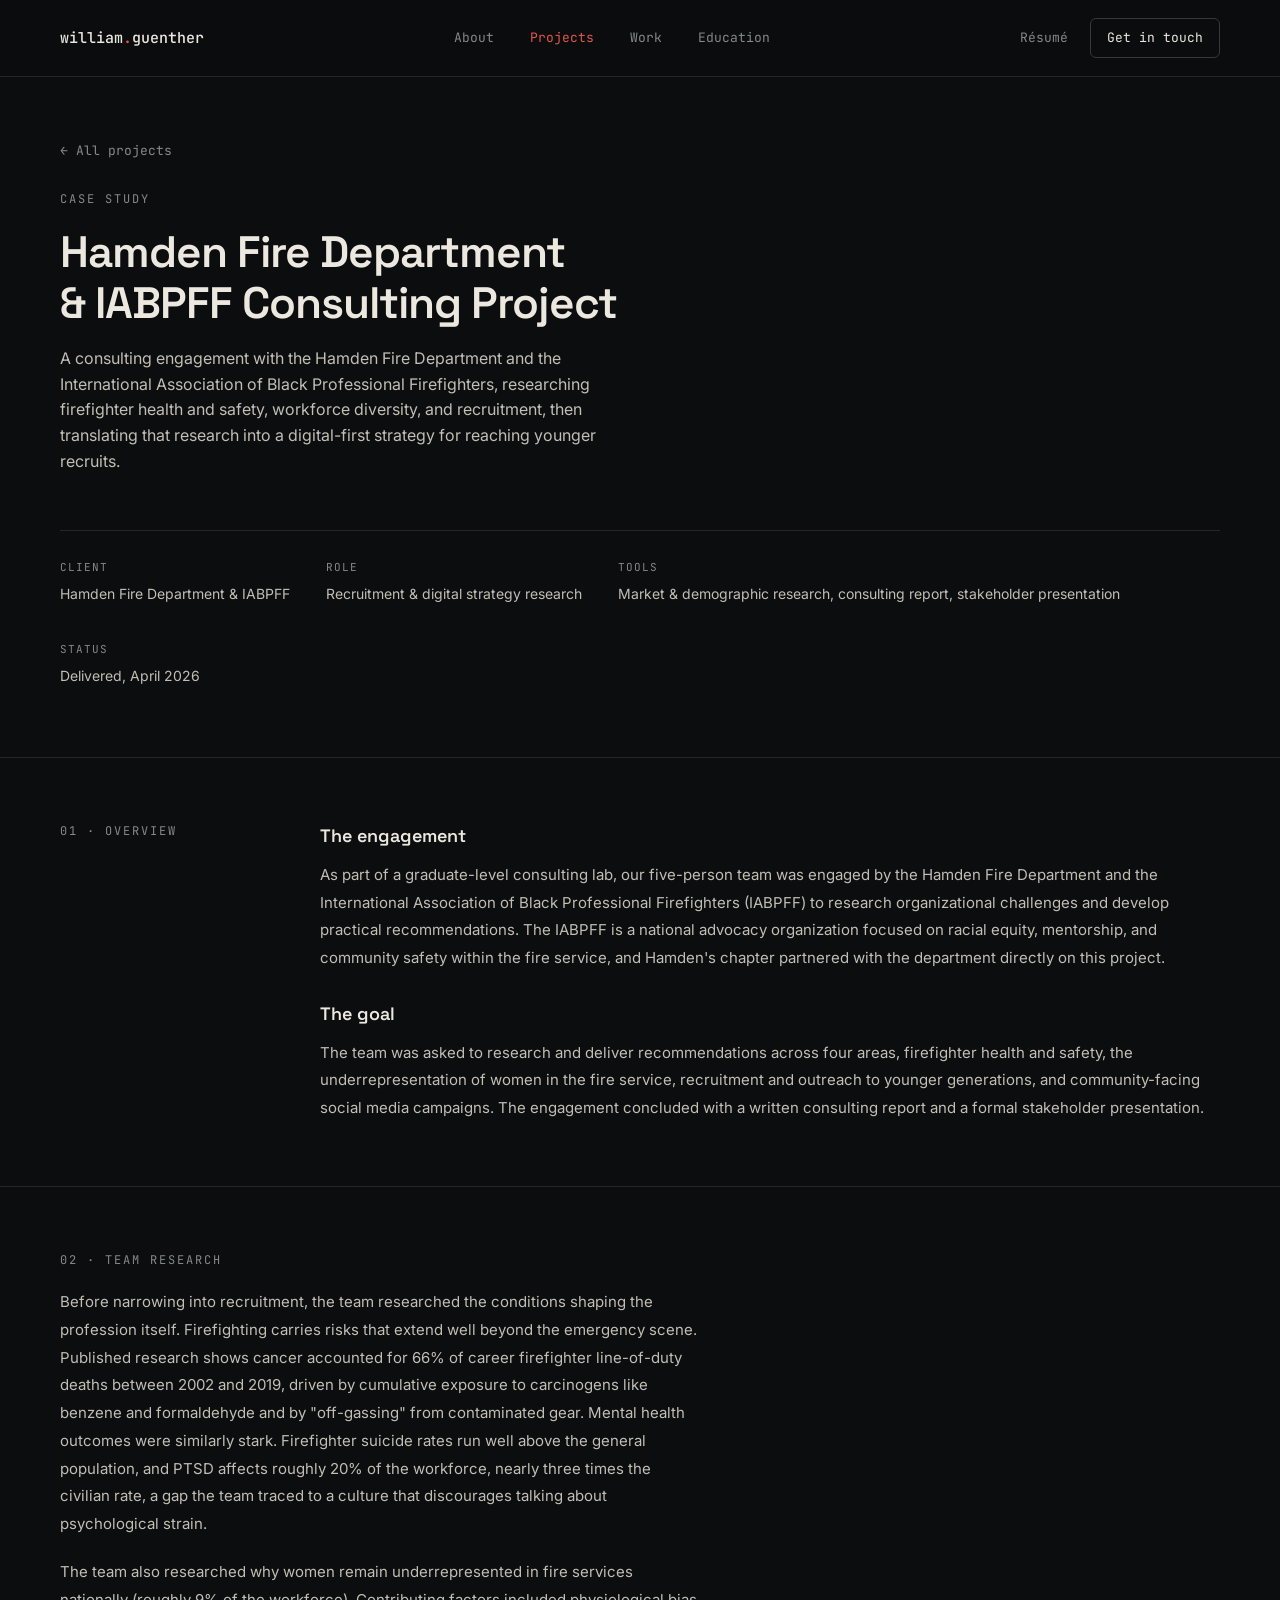
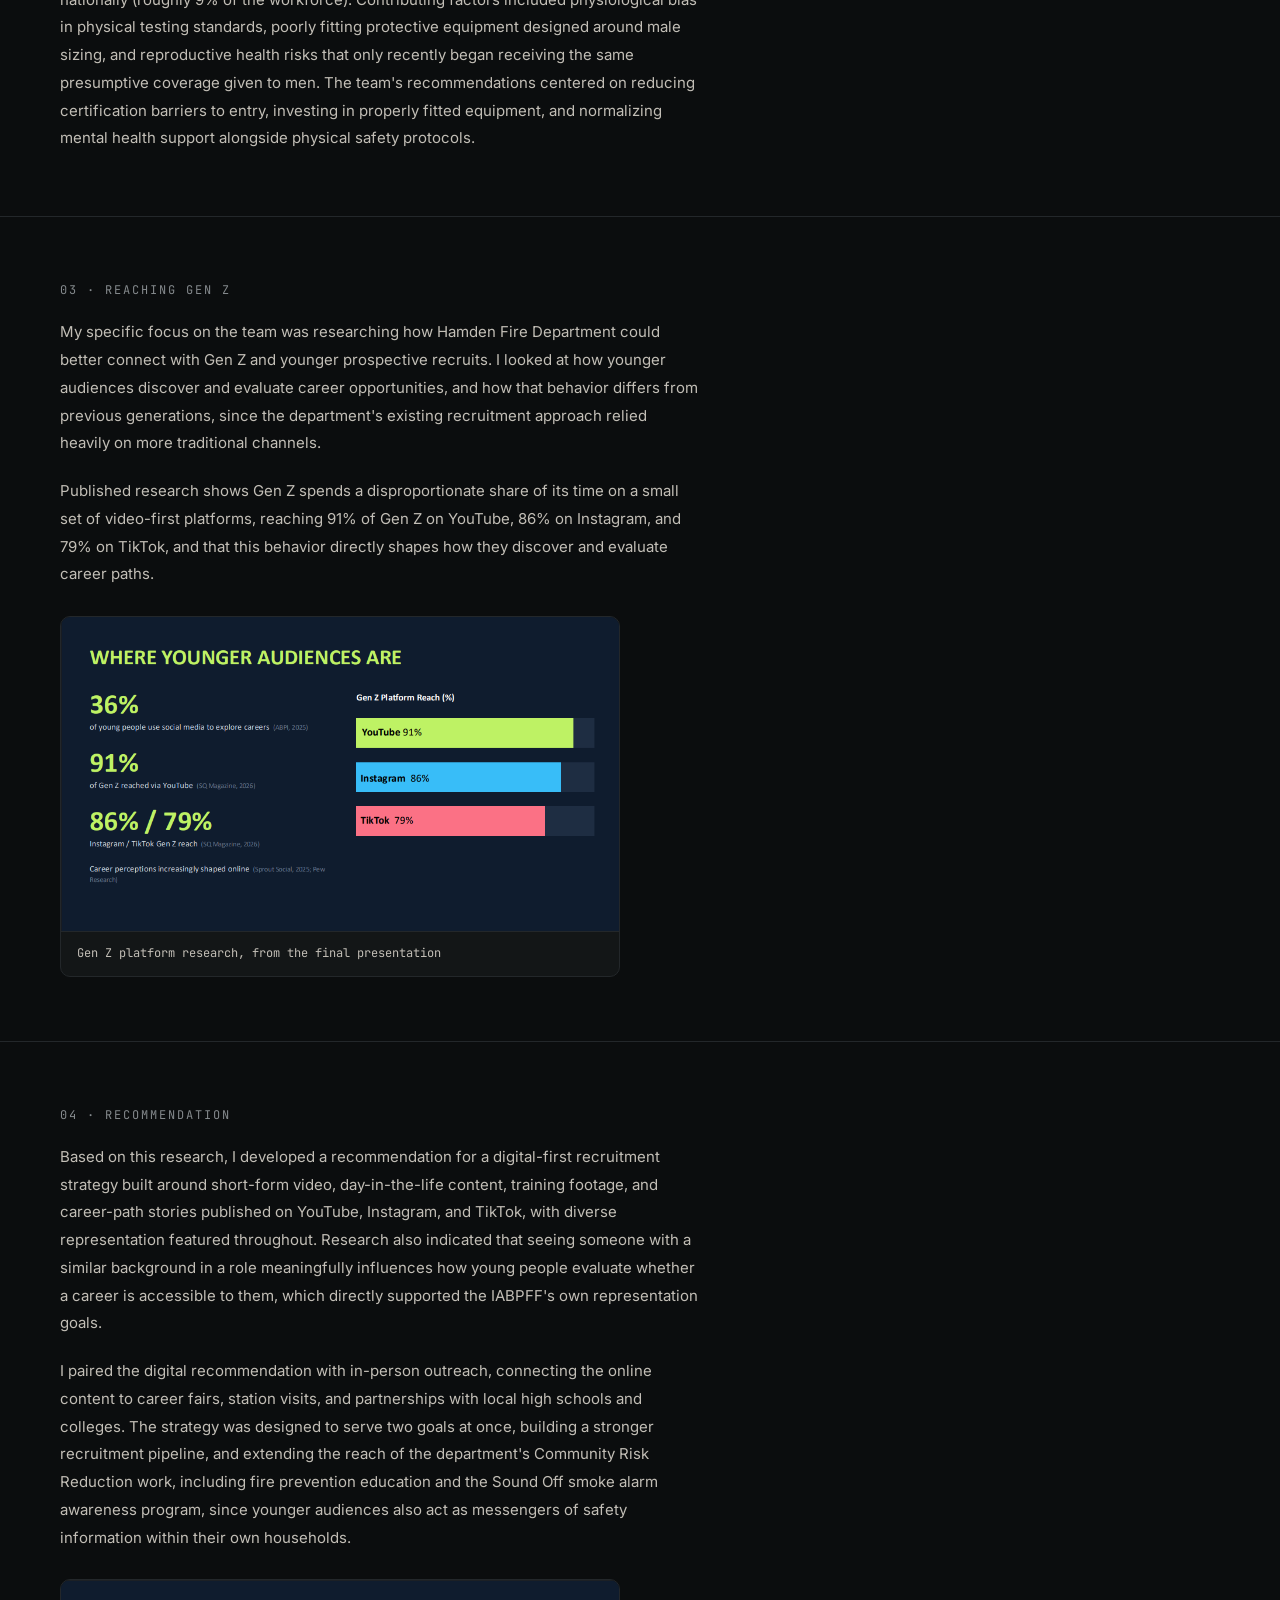
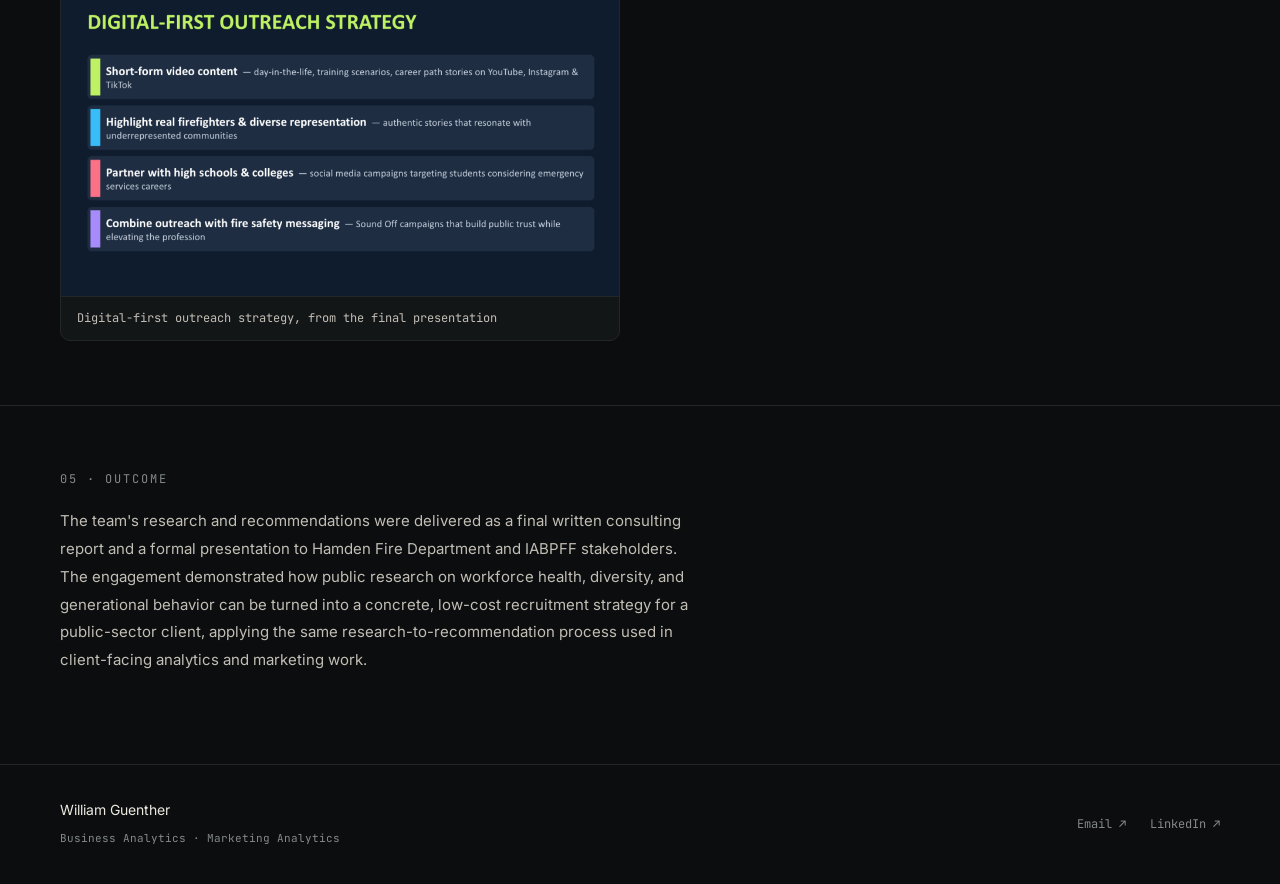
<file: case-study-hamden-iabpff.html>
<!DOCTYPE html>
<html lang="en">
<head>
<!-- Google Tag Manager -->
<script>(function(w,d,s,l,i){w[l]=w[l]||[];w[l].push({'gtm.start':
new Date().getTime(),event:'gtm.js'});var f=d.getElementsByTagName(s)[0],
j=d.createElement(s),dl=l!='dataLayer'?'&l='+l:'';j.async=true;j.src=
'https://www.googletagmanager.com/gtm.js?id='+i+dl;f.parentNode.insertBefore(j,f);
})(window,document,'script','dataLayer','GTM-MF5KTT6L');</script>
<!-- End Google Tag Manager -->
<meta charset="UTF-8">
<meta name="viewport" content="width=device-width, initial-scale=1.0">
<title>Hamden Fire Department & IABPFF Consulting Project | William Guenther</title>
<meta name="description" content="A consulting engagement with the Hamden Fire Department and IABPFF, focused on firefighter health and safety research and a Gen Z digital recruitment strategy.">
<link rel="preconnect" href="https://fonts.googleapis.com">
<link rel="preconnect" href="https://fonts.gstatic.com" crossorigin>
<link href="https://fonts.googleapis.com/css2?family=Space+Grotesk:wght@500;600;700&family=Inter:wght@400;500;600&family=JetBrains+Mono:wght@400;500&display=swap" rel="stylesheet">
<link rel="stylesheet" href="style.css">
</head>
<body>
<!-- Google Tag Manager (noscript) -->
<noscript><iframe src="https://www.googletagmanager.com/ns.html?id=GTM-MF5KTT6L"
height="0" width="0" style="display:none;visibility:hidden"></iframe></noscript>
<!-- End Google Tag Manager (noscript) -->


<header class="site-header">
  <div class="container nav">
    <a class="nav__logo" href="/">william<span>.</span>guenther</a>

    <nav class="nav__links" id="navLinks">
      <a class="nav__link" href="/">About</a>
      <a class="nav__link is-active" href="projects.html">Projects</a>
      <a class="nav__link" href="work.html">Work</a>
      <a class="nav__link" href="education.html">Education</a>
      <a class="nav__link nav__link--mobile-only" href="resume.html">Résumé</a>
      <a class="nav__link nav__link--mobile-only" href="contact.html">Get in touch</a>
    </nav>

    <div class="nav__actions">
      <a class="nav__resume" href="resume.html">Résumé</a>
      <a class="btn-outline" href="contact.html">Get in touch</a>
    </div>

    <button class="nav__toggle" id="navToggle" aria-label="Toggle menu" aria-expanded="false">
      <span></span><span></span><span></span>
    </button>
  </div>
</header>

<main>

  <section class="case-hero">
    <div class="container">
      <a href="projects.html" class="btn-text interactive case-hero__back">← All projects</a>
      <p class="eyebrow reveal">Case study</p>
      <h1 class="section__title reveal">Hamden Fire Department<br>&amp; IABPFF Consulting Project</h1>
      <p class="section__lead reveal">
        A consulting engagement with the Hamden Fire Department and the International
        Association of Black Professional Firefighters, researching firefighter health and safety,
        workforce diversity, and recruitment, then translating that research into a digital-first
        strategy for reaching younger recruits.
      </p>
      <div class="case-hero__meta reveal">
        <div><span>Client</span>Hamden Fire Department &amp; IABPFF</div>
        <div><span>Role</span>Recruitment &amp; digital strategy research</div>
        <div><span>Tools</span>Market &amp; demographic research, consulting report, stakeholder presentation</div>
        <div><span>Status</span>Delivered, April 2026</div>
      </div>
    </div>
  </section>

  <section class="case-section">
    <div class="container case-section__grid">
      <p class="eyebrow reveal">01 · Overview</p>
      <div class="reveal">
        <h3 class="case-block__label">The engagement</h3>
        <p class="case-block__text">
          As part of a graduate-level consulting lab, our five-person team was engaged by the Hamden Fire
          Department and the International Association of Black Professional Firefighters (IABPFF)
          to research organizational challenges and develop practical recommendations. The IABPFF is
          a national advocacy organization focused on racial equity, mentorship, and community safety
          within the fire service, and Hamden's chapter partnered with the department directly on this
          project.
        </p>
        <h3 class="case-block__label" style="margin-top:28px">The goal</h3>
        <p class="case-block__text">
          The team was asked to research and deliver recommendations across four areas, firefighter
          health and safety, the underrepresentation of women in the fire service, recruitment and
          outreach to younger generations, and community-facing social media campaigns. The engagement
          concluded with a written consulting report and a formal stakeholder presentation.
        </p>
      </div>
    </div>
  </section>

  <section class="case-section">
    <div class="container">
      <p class="eyebrow reveal">02 · Team research</p>
      <p class="case-block__text reveal" style="max-width:640px;margin-bottom:20px">
        Before narrowing into recruitment, the team researched the conditions shaping the profession
        itself. Firefighting carries risks that extend well beyond the emergency scene. Published
        research shows cancer accounted for 66% of career firefighter line-of-duty deaths between
        2002 and 2019, driven by cumulative exposure to carcinogens like benzene and formaldehyde and
        by "off-gassing" from contaminated gear. Mental health outcomes were similarly stark.
        Firefighter suicide rates run well above the general population, and PTSD affects roughly 20% of the
        workforce, nearly three times the civilian rate, a gap the team traced to a culture that
        discourages talking about psychological strain.
      </p>
      <p class="case-block__text reveal" style="max-width:640px">
        The team also researched why women remain underrepresented in fire services nationally
        (roughly 9% of the workforce). Contributing factors included physiological bias in physical
        testing standards, poorly fitting protective equipment designed around male sizing, and
        reproductive health risks that only recently began receiving the same presumptive coverage
        given to men. The team's recommendations centered on reducing certification barriers to entry,
        investing in properly fitted equipment, and normalizing mental health support alongside
        physical safety protocols.
      </p>
    </div>
  </section>

  <section class="case-section">
    <div class="container">
      <p class="eyebrow reveal">03 · Reaching Gen Z</p>
      <p class="case-block__text reveal" style="max-width:640px;margin-bottom:20px">
        My specific focus on the team was researching how Hamden Fire Department could better connect
        with Gen Z and younger prospective recruits. I looked at how younger audiences discover and
        evaluate career opportunities, and how that behavior differs from previous generations, since
        the department's existing recruitment approach relied heavily on more traditional channels.
      </p>
      <p class="case-block__text reveal" style="max-width:640px;margin-bottom:28px">
        Published research shows Gen Z spends a disproportionate share of its time on a small set of
        video-first platforms, reaching 91% of Gen Z on YouTube, 86% on Instagram, and 79% on TikTok,
        and that this behavior directly shapes how they discover and evaluate career paths.
      </p>
      <div class="screenshot-grid screenshot-grid--1 reveal">
        <figure class="screenshot-frame">
          <img src="Hamden Fire Department IABPFF/gen-z-platform-research.png" alt="Slide showing where younger audiences are, including 36% who use social media to explore careers, and Gen Z platform reach of 91% YouTube, 86% Instagram, 79% TikTok">
          <figcaption>Gen Z platform research, from the final presentation</figcaption>
        </figure>
      </div>
    </div>
  </section>

  <section class="case-section">
    <div class="container">
      <p class="eyebrow reveal">04 · Recommendation</p>
      <p class="case-block__text reveal" style="max-width:640px;margin-bottom:20px">
        Based on this research, I developed a recommendation for a digital-first recruitment strategy
        built around short-form video, day-in-the-life content, training footage, and career-path
        stories published on YouTube, Instagram, and TikTok, with diverse representation featured
        throughout. Research also indicated that seeing someone with a similar background in a role
        meaningfully influences how young people evaluate whether a career is accessible to them, which
        directly supported the IABPFF's own representation goals.
      </p>
      <p class="case-block__text reveal" style="max-width:640px;margin-bottom:28px">
        I paired the digital recommendation with in-person outreach, connecting the online content to
        career fairs, station visits, and partnerships with local high schools and colleges. The
        strategy was designed to serve two goals at once, building a stronger recruitment pipeline, and
        extending the reach of the department's Community Risk Reduction work, including fire
        prevention education and the Sound Off smoke alarm awareness program, since younger audiences
        also act as messengers of safety information within their own households.
      </p>
      <div class="screenshot-grid screenshot-grid--1 reveal">
        <figure class="screenshot-frame">
          <img src="Hamden Fire Department IABPFF/digital-first-outreach-strategy.png" alt="Slide outlining the digital-first outreach strategy, including short-form video content, highlighting real firefighters and diverse representation, partnering with high schools and colleges, and combining outreach with fire safety messaging">
          <figcaption>Digital-first outreach strategy, from the final presentation</figcaption>
        </figure>
      </div>
    </div>
  </section>

  <section class="case-section case-section--outcome">
    <div class="container">
      <p class="eyebrow reveal">05 · Outcome</p>
      <p class="case-block__text reveal" style="max-width:640px">
        The team's research and recommendations were delivered as a final written consulting report
        and a formal presentation to Hamden Fire Department and IABPFF stakeholders. The engagement
        demonstrated how public research on workforce health, diversity, and generational behavior can
        be turned into a concrete, low-cost recruitment strategy for a public-sector client, applying
        the same research-to-recommendation process used in client-facing analytics and marketing work.
      </p>
    </div>
  </section>

</main>

<footer class="site-footer">
  <div class="container footer__inner">
    <div>
      <span class="footer__name">William Guenther</span>
      <span class="footer__sub">Business Analytics · Marketing Analytics</span>
    </div>
    <div class="footer__links">
      <a href="mailto:williamcguen@gmail.com">Email ↗</a>
      <a href="https://www.linkedin.com/in/william-guenther" target="_blank">LinkedIn ↗</a>
    </div>
  </div>
</footer>

<script src="script.js"></script>
</body>
</html>
</file>
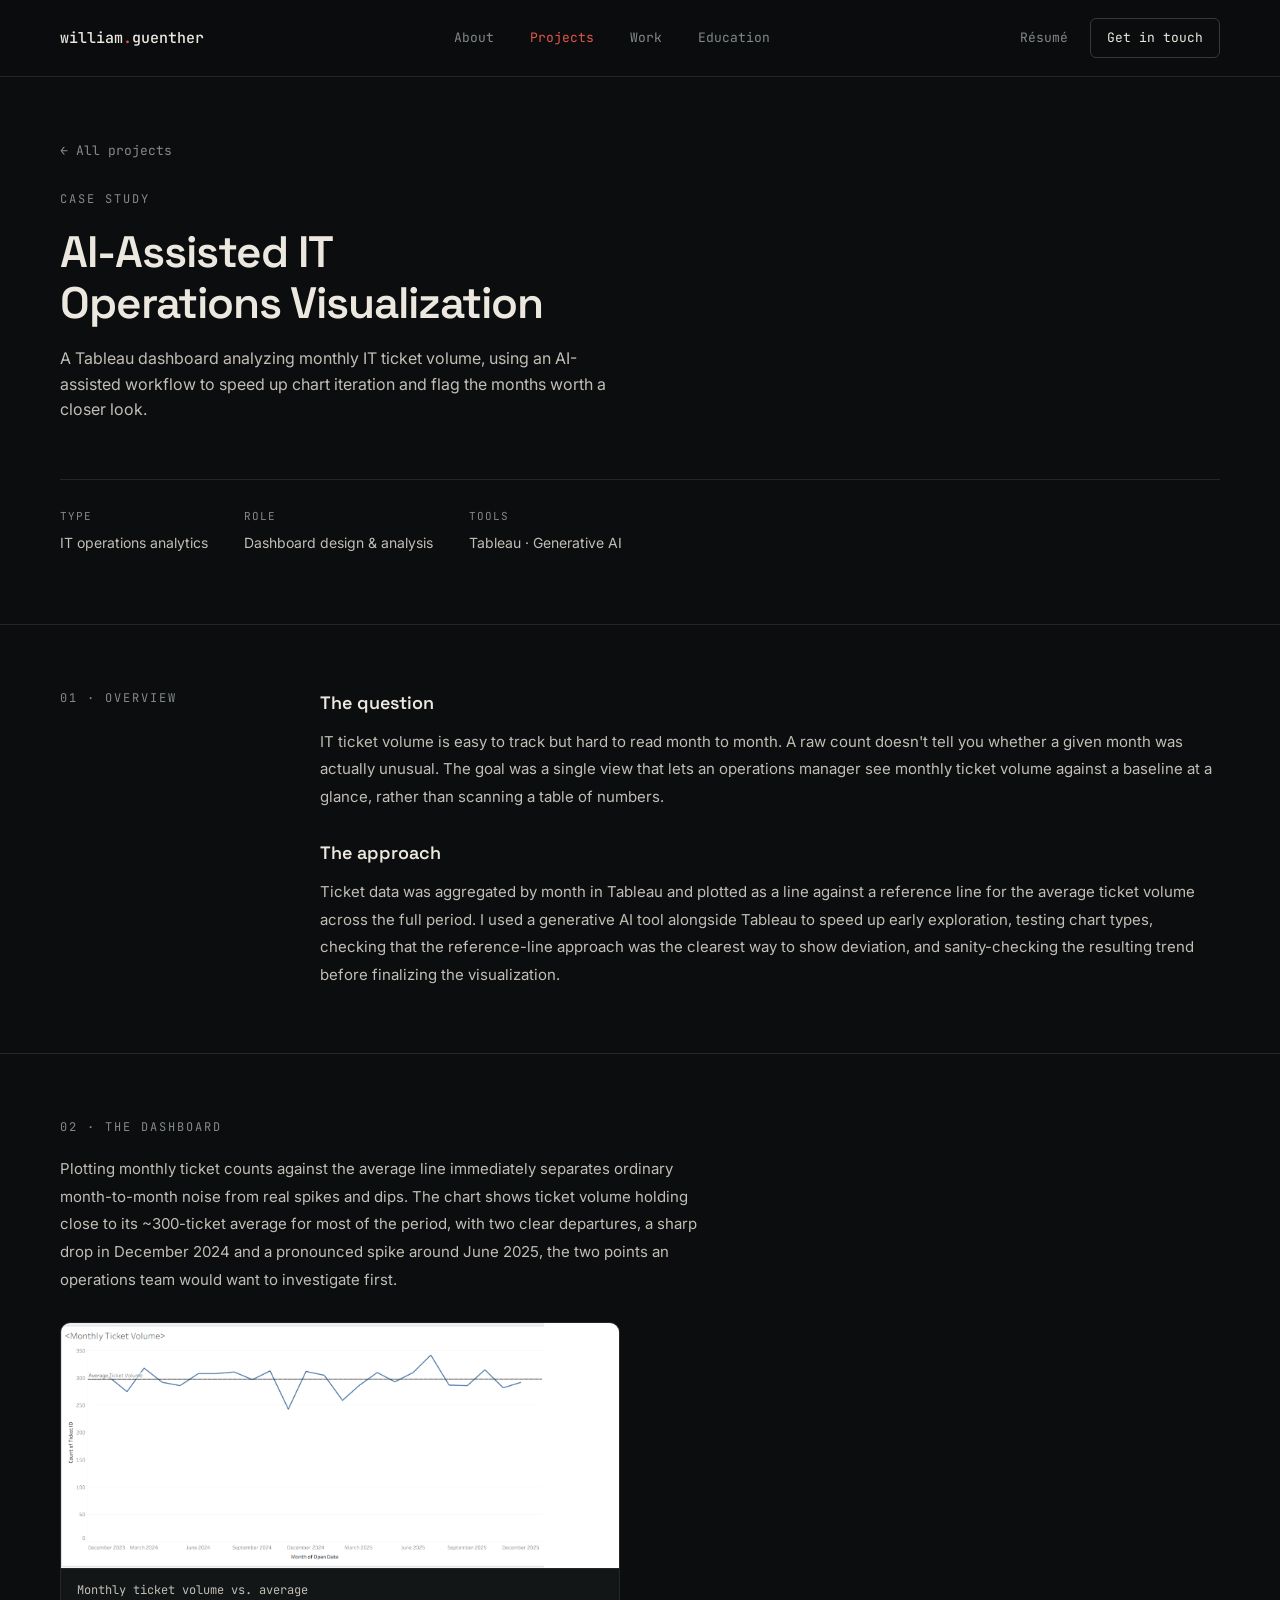
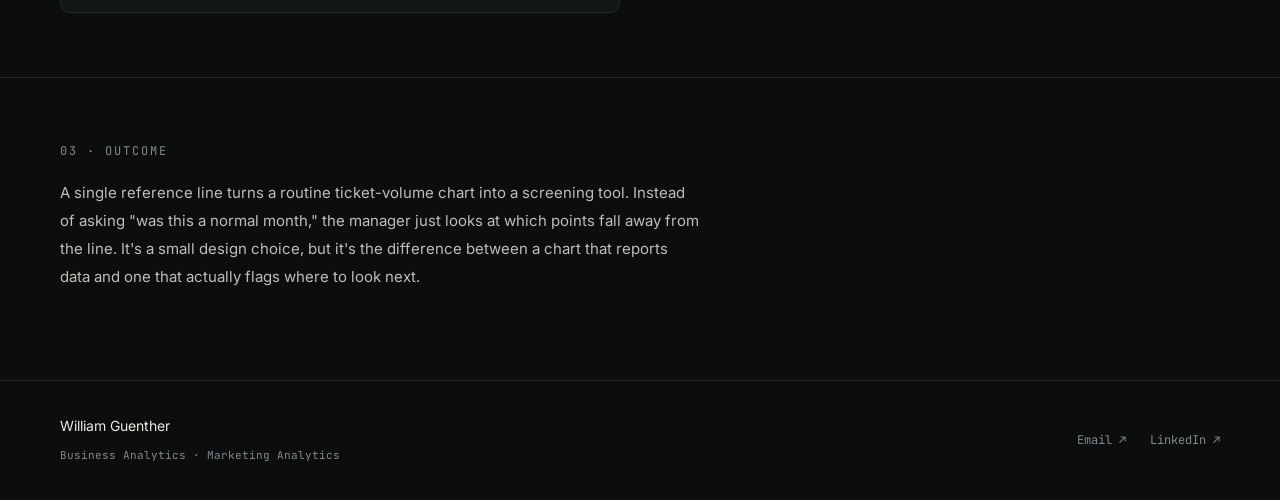
<file: case-study-it-ops.html>
<!DOCTYPE html>
<html lang="en">
<head>
<!-- Google Tag Manager -->
<script>(function(w,d,s,l,i){w[l]=w[l]||[];w[l].push({'gtm.start':
new Date().getTime(),event:'gtm.js'});var f=d.getElementsByTagName(s)[0],
j=d.createElement(s),dl=l!='dataLayer'?'&l='+l:'';j.async=true;j.src=
'https://www.googletagmanager.com/gtm.js?id='+i+dl;f.parentNode.insertBefore(j,f);
})(window,document,'script','dataLayer','GTM-MF5KTT6L');</script>
<!-- End Google Tag Manager -->
<meta charset="UTF-8">
<meta name="viewport" content="width=device-width, initial-scale=1.0">
<title>AI-Assisted IT Operations Visualization | William Guenther</title>
<meta name="description" content="A Tableau dashboard analyzing monthly IT ticket volume trends, built with AI-assisted analysis to surface operational fluctuations against a baseline average.">
<link rel="preconnect" href="https://fonts.googleapis.com">
<link rel="preconnect" href="https://fonts.gstatic.com" crossorigin>
<link href="https://fonts.googleapis.com/css2?family=Space+Grotesk:wght@500;600;700&family=Inter:wght@400;500;600&family=JetBrains+Mono:wght@400;500&display=swap" rel="stylesheet">
<link rel="stylesheet" href="style.css">
</head>
<body>
<!-- Google Tag Manager (noscript) -->
<noscript><iframe src="https://www.googletagmanager.com/ns.html?id=GTM-MF5KTT6L"
height="0" width="0" style="display:none;visibility:hidden"></iframe></noscript>
<!-- End Google Tag Manager (noscript) -->


<header class="site-header">
  <div class="container nav">
    <a class="nav__logo" href="/">william<span>.</span>guenther</a>

    <nav class="nav__links" id="navLinks">
      <a class="nav__link" href="/">About</a>
      <a class="nav__link is-active" href="projects.html">Projects</a>
      <a class="nav__link" href="work.html">Work</a>
      <a class="nav__link" href="education.html">Education</a>
      <a class="nav__link nav__link--mobile-only" href="resume.html">Résumé</a>
      <a class="nav__link nav__link--mobile-only" href="contact.html">Get in touch</a>
    </nav>

    <div class="nav__actions">
      <a class="nav__resume" href="resume.html">Résumé</a>
      <a class="btn-outline" href="contact.html">Get in touch</a>
    </div>

    <button class="nav__toggle" id="navToggle" aria-label="Toggle menu" aria-expanded="false">
      <span></span><span></span><span></span>
    </button>
  </div>
</header>

<main>

  <section class="case-hero">
    <div class="container">
      <a href="projects.html" class="btn-text interactive case-hero__back">← All projects</a>
      <p class="eyebrow reveal">Case study</p>
      <h1 class="section__title reveal">AI-Assisted IT<br>Operations Visualization</h1>
      <p class="section__lead reveal">
        A Tableau dashboard analyzing monthly IT ticket volume, using an AI-assisted workflow to
        speed up chart iteration and flag the months worth a closer look.
      </p>
      <div class="case-hero__meta reveal">
        <div><span>Type</span>IT operations analytics</div>
        <div><span>Role</span>Dashboard design &amp; analysis</div>
        <div><span>Tools</span>Tableau · Generative AI</div>
      </div>
    </div>
  </section>

  <section class="case-section">
    <div class="container case-section__grid">
      <p class="eyebrow reveal">01 · Overview</p>
      <div class="reveal">
        <h3 class="case-block__label">The question</h3>
        <p class="case-block__text">
          IT ticket volume is easy to track but hard to read month to month. A raw count doesn't
          tell you whether a given month was actually unusual. The goal was a single view that lets
          an operations manager see monthly ticket volume against a baseline at a glance, rather
          than scanning a table of numbers.
        </p>
        <h3 class="case-block__label" style="margin-top:28px">The approach</h3>
        <p class="case-block__text">
          Ticket data was aggregated by month in Tableau and plotted as a line against a reference
          line for the average ticket volume across the full period. I used a generative AI tool
          alongside Tableau to speed up early exploration, testing chart types, checking that the
          reference-line approach was the clearest way to show deviation, and sanity-checking the
          resulting trend before finalizing the visualization.
        </p>
      </div>
    </div>
  </section>

  <section class="case-section">
    <div class="container">
      <p class="eyebrow reveal">02 · The dashboard</p>
      <p class="case-block__text reveal" style="max-width:640px;margin-bottom:28px">
        Plotting monthly ticket counts against the average line immediately separates ordinary
        month-to-month noise from real spikes and dips. The chart shows ticket volume holding close
        to its ~300-ticket average for most of the period, with two clear departures, a sharp drop
        in December 2024 and a pronounced spike around June 2025, the two points an operations
        team would want to investigate first.
      </p>
      <div class="screenshot-grid screenshot-grid--1 reveal">
        <figure class="screenshot-frame">
          <img src="AI-Assisted IT Operations Visualization/Monthly Ticket Volume Trend.png" alt="Tableau line chart of monthly IT ticket volume from December 2023 through December 2025, plotted against a dashed average ticket volume reference line">
          <figcaption>Monthly ticket volume vs. average</figcaption>
        </figure>
      </div>
    </div>
  </section>

  <section class="case-section case-section--outcome">
    <div class="container">
      <p class="eyebrow reveal">03 · Outcome</p>
      <p class="case-block__text reveal" style="max-width:640px">
        A single reference line turns a routine ticket-volume chart into a screening tool. Instead
        of asking "was this a normal month," the manager just looks at which points fall away from
        the line. It's a small design choice, but it's the difference between a chart that reports
        data and one that actually flags where to look next.
      </p>
    </div>
  </section>

</main>

<footer class="site-footer">
  <div class="container footer__inner">
    <div>
      <span class="footer__name">William Guenther</span>
      <span class="footer__sub">Business Analytics · Marketing Analytics</span>
    </div>
    <div class="footer__links">
      <a href="mailto:williamcguen@gmail.com">Email ↗</a>
      <a href="https://www.linkedin.com/in/william-guenther" target="_blank">LinkedIn ↗</a>
    </div>
  </div>
</footer>

<script src="script.js"></script>
</body>
</html>
</file>
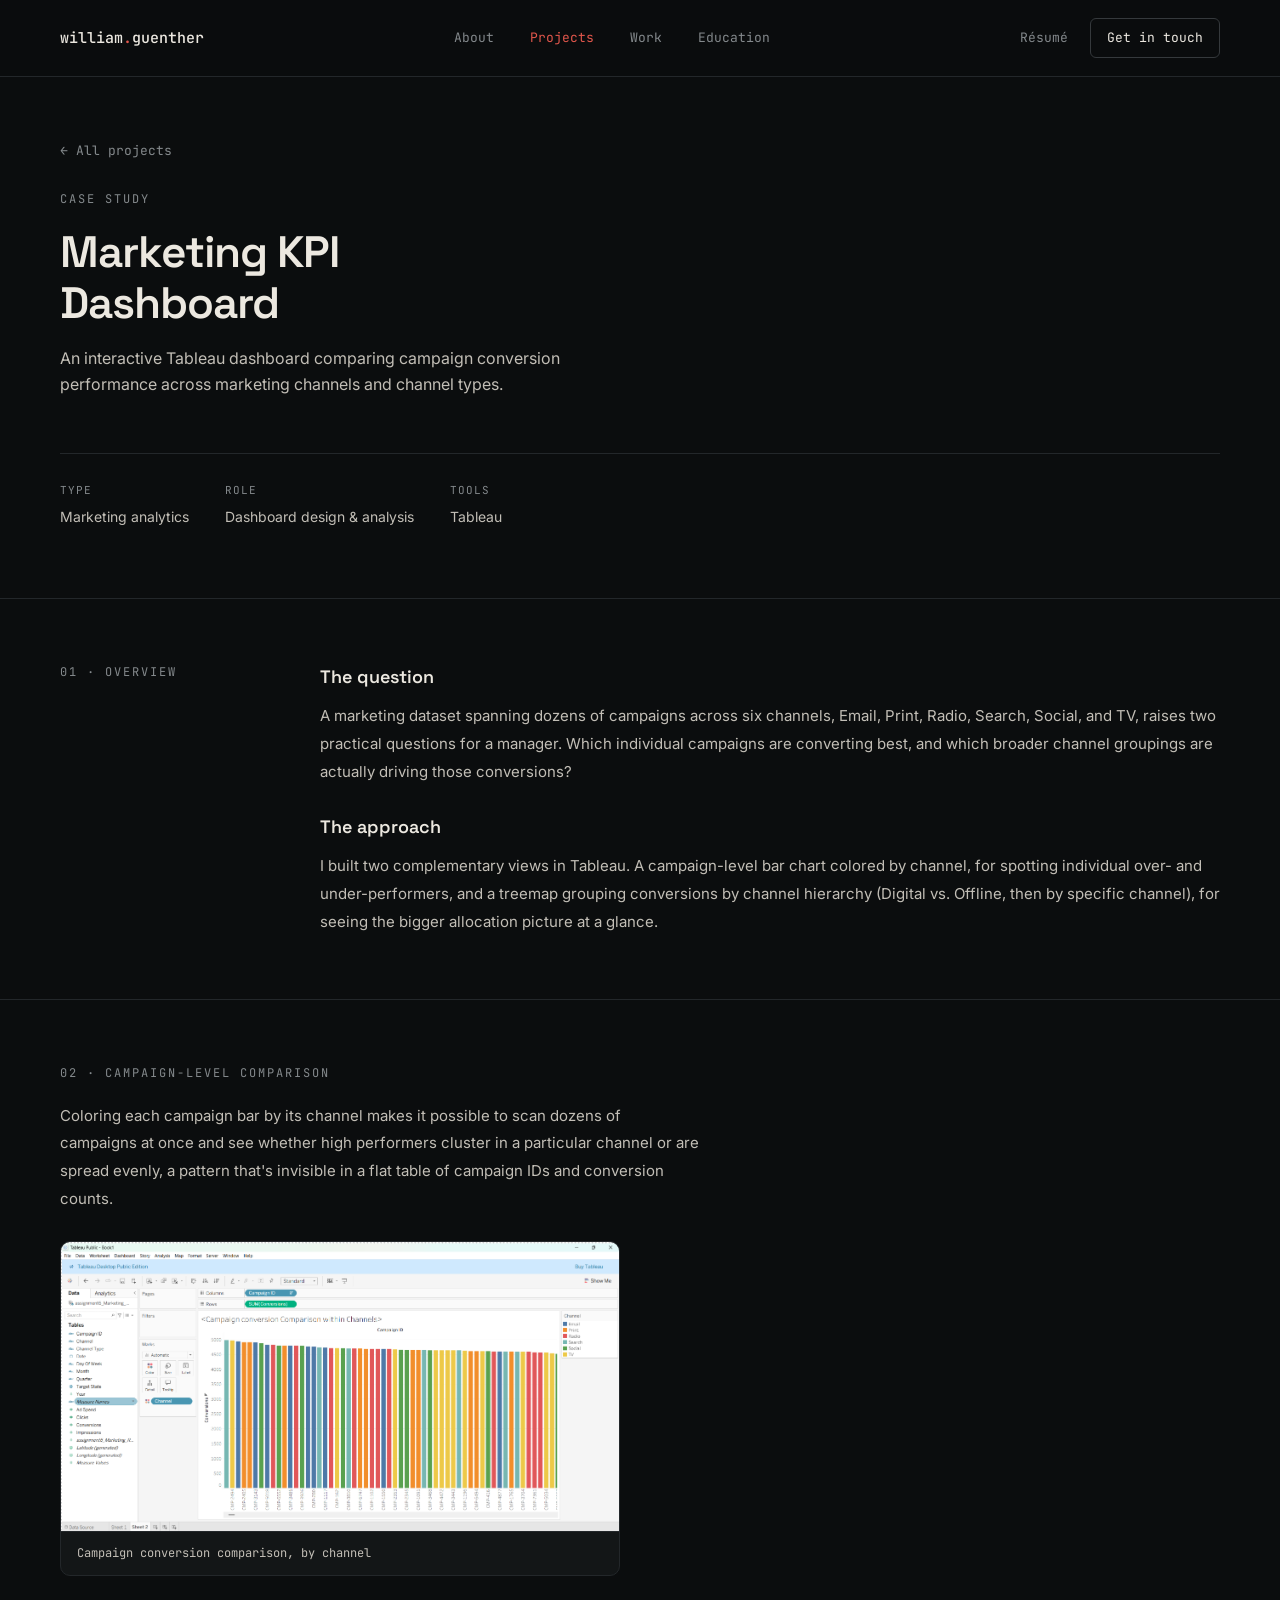
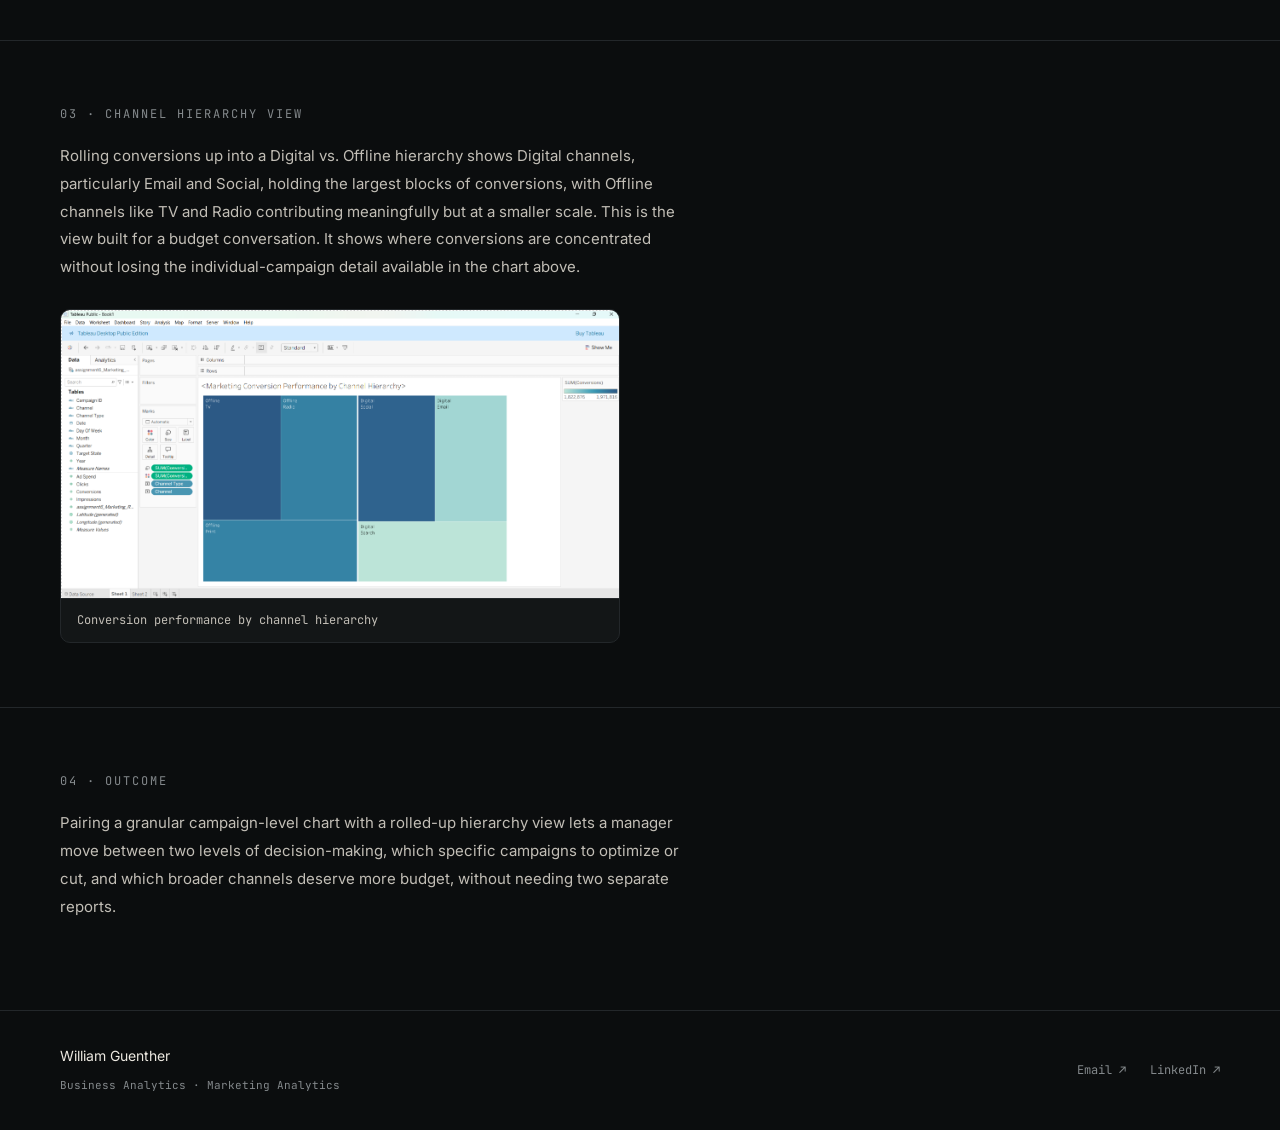
<file: case-study-marketing-kpi.html>
<!DOCTYPE html>
<html lang="en">
<head>
<!-- Google Tag Manager -->
<script>(function(w,d,s,l,i){w[l]=w[l]||[];w[l].push({'gtm.start':
new Date().getTime(),event:'gtm.js'});var f=d.getElementsByTagName(s)[0],
j=d.createElement(s),dl=l!='dataLayer'?'&l='+l:'';j.async=true;j.src=
'https://www.googletagmanager.com/gtm.js?id='+i+dl;f.parentNode.insertBefore(j,f);
})(window,document,'script','dataLayer','GTM-MF5KTT6L');</script>
<!-- End Google Tag Manager -->
<meta charset="UTF-8">
<meta name="viewport" content="width=device-width, initial-scale=1.0">
<title>Marketing KPI Dashboard | William Guenther</title>
<meta name="description" content="An interactive Tableau dashboard analyzing campaign conversion performance across marketing channels to support business decision-making.">
<link rel="preconnect" href="https://fonts.googleapis.com">
<link rel="preconnect" href="https://fonts.gstatic.com" crossorigin>
<link href="https://fonts.googleapis.com/css2?family=Space+Grotesk:wght@500;600;700&family=Inter:wght@400;500;600&family=JetBrains+Mono:wght@400;500&display=swap" rel="stylesheet">
<link rel="stylesheet" href="style.css">
</head>
<body>
<!-- Google Tag Manager (noscript) -->
<noscript><iframe src="https://www.googletagmanager.com/ns.html?id=GTM-MF5KTT6L"
height="0" width="0" style="display:none;visibility:hidden"></iframe></noscript>
<!-- End Google Tag Manager (noscript) -->


<header class="site-header">
  <div class="container nav">
    <a class="nav__logo" href="/">william<span>.</span>guenther</a>

    <nav class="nav__links" id="navLinks">
      <a class="nav__link" href="/">About</a>
      <a class="nav__link is-active" href="projects.html">Projects</a>
      <a class="nav__link" href="work.html">Work</a>
      <a class="nav__link" href="education.html">Education</a>
      <a class="nav__link nav__link--mobile-only" href="resume.html">Résumé</a>
      <a class="nav__link nav__link--mobile-only" href="contact.html">Get in touch</a>
    </nav>

    <div class="nav__actions">
      <a class="nav__resume" href="resume.html">Résumé</a>
      <a class="btn-outline" href="contact.html">Get in touch</a>
    </div>

    <button class="nav__toggle" id="navToggle" aria-label="Toggle menu" aria-expanded="false">
      <span></span><span></span><span></span>
    </button>
  </div>
</header>

<main>

  <section class="case-hero">
    <div class="container">
      <a href="projects.html" class="btn-text interactive case-hero__back">← All projects</a>
      <p class="eyebrow reveal">Case study</p>
      <h1 class="section__title reveal">Marketing KPI<br>Dashboard</h1>
      <p class="section__lead reveal">
        An interactive Tableau dashboard comparing campaign conversion performance across
        marketing channels and channel types.
      </p>
      <div class="case-hero__meta reveal">
        <div><span>Type</span>Marketing analytics</div>
        <div><span>Role</span>Dashboard design &amp; analysis</div>
        <div><span>Tools</span>Tableau</div>
      </div>
    </div>
  </section>

  <section class="case-section">
    <div class="container case-section__grid">
      <p class="eyebrow reveal">01 · Overview</p>
      <div class="reveal">
        <h3 class="case-block__label">The question</h3>
        <p class="case-block__text">
          A marketing dataset spanning dozens of campaigns across six channels, Email, Print,
          Radio, Search, Social, and TV, raises two practical questions for a manager. Which
          individual campaigns are converting best, and which broader channel groupings are
          actually driving those conversions?
        </p>
        <h3 class="case-block__label" style="margin-top:28px">The approach</h3>
        <p class="case-block__text">
          I built two complementary views in Tableau. A campaign-level bar chart colored by
          channel, for spotting individual over- and under-performers, and a treemap grouping
          conversions by channel hierarchy (Digital vs. Offline, then by specific channel), for
          seeing the bigger allocation picture at a glance.
        </p>
      </div>
    </div>
  </section>

  <section class="case-section">
    <div class="container">
      <p class="eyebrow reveal">02 · Campaign-level comparison</p>
      <p class="case-block__text reveal" style="max-width:640px;margin-bottom:28px">
        Coloring each campaign bar by its channel makes it possible to scan dozens of campaigns at
        once and see whether high performers cluster in a particular channel or are spread evenly,
        a pattern that's invisible in a flat table of campaign IDs and conversion counts.
      </p>
      <div class="screenshot-grid screenshot-grid--1 reveal">
        <figure class="screenshot-frame">
          <img src="Marketing KPI Dashboard/Campaign Conversion Comparison.png" alt="Tableau bar chart comparing conversions across dozens of individual campaigns, colored by marketing channel (Email, Print, Radio, Search, Social, TV)">
          <figcaption>Campaign conversion comparison, by channel</figcaption>
        </figure>
      </div>
    </div>
  </section>

  <section class="case-section">
    <div class="container">
      <p class="eyebrow reveal">03 · Channel hierarchy view</p>
      <p class="case-block__text reveal" style="max-width:640px;margin-bottom:28px">
        Rolling conversions up into a Digital vs. Offline hierarchy shows Digital channels,
        particularly Email and Social, holding the largest blocks of conversions, with Offline
        channels like TV and Radio contributing meaningfully but at a smaller scale. This is the
        view built for a budget conversation. It shows where conversions are concentrated without
        losing the individual-campaign detail available in the chart above.
      </p>
      <div class="screenshot-grid screenshot-grid--1 reveal">
        <figure class="screenshot-frame">
          <img src="Marketing KPI Dashboard/Treemap Dashboard.png" alt="Tableau treemap showing marketing conversion performance grouped by Digital and Offline channel hierarchy, with Email and Social as the largest segments">
          <figcaption>Conversion performance by channel hierarchy</figcaption>
        </figure>
      </div>
    </div>
  </section>

  <section class="case-section case-section--outcome">
    <div class="container">
      <p class="eyebrow reveal">04 · Outcome</p>
      <p class="case-block__text reveal" style="max-width:640px">
        Pairing a granular campaign-level chart with a rolled-up hierarchy view lets a manager move
        between two levels of decision-making, which specific campaigns to optimize or cut, and
        which broader channels deserve more budget, without needing two separate reports.
      </p>
    </div>
  </section>

</main>

<footer class="site-footer">
  <div class="container footer__inner">
    <div>
      <span class="footer__name">William Guenther</span>
      <span class="footer__sub">Business Analytics · Marketing Analytics</span>
    </div>
    <div class="footer__links">
      <a href="mailto:williamcguen@gmail.com">Email ↗</a>
      <a href="https://www.linkedin.com/in/william-guenther" target="_blank">LinkedIn ↗</a>
    </div>
  </div>
</footer>

<script src="script.js"></script>
</body>
</html>
</file>
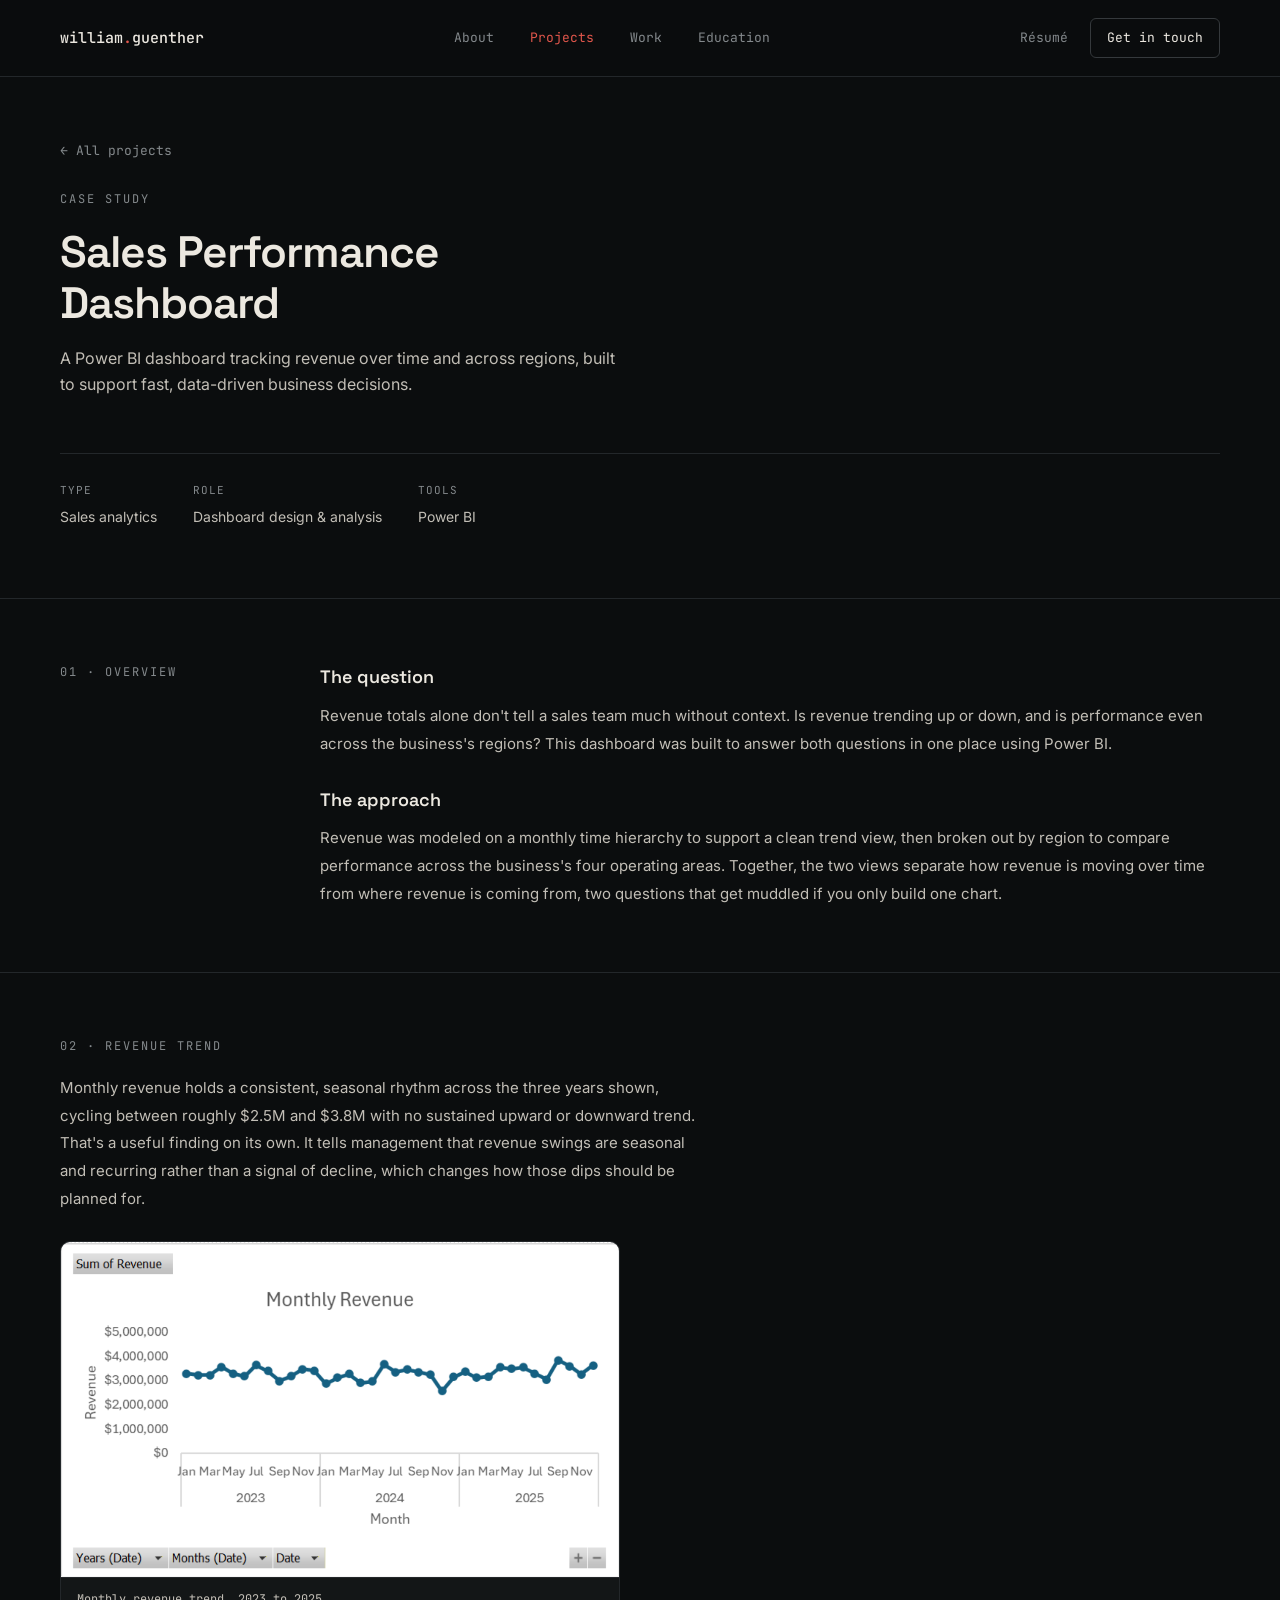
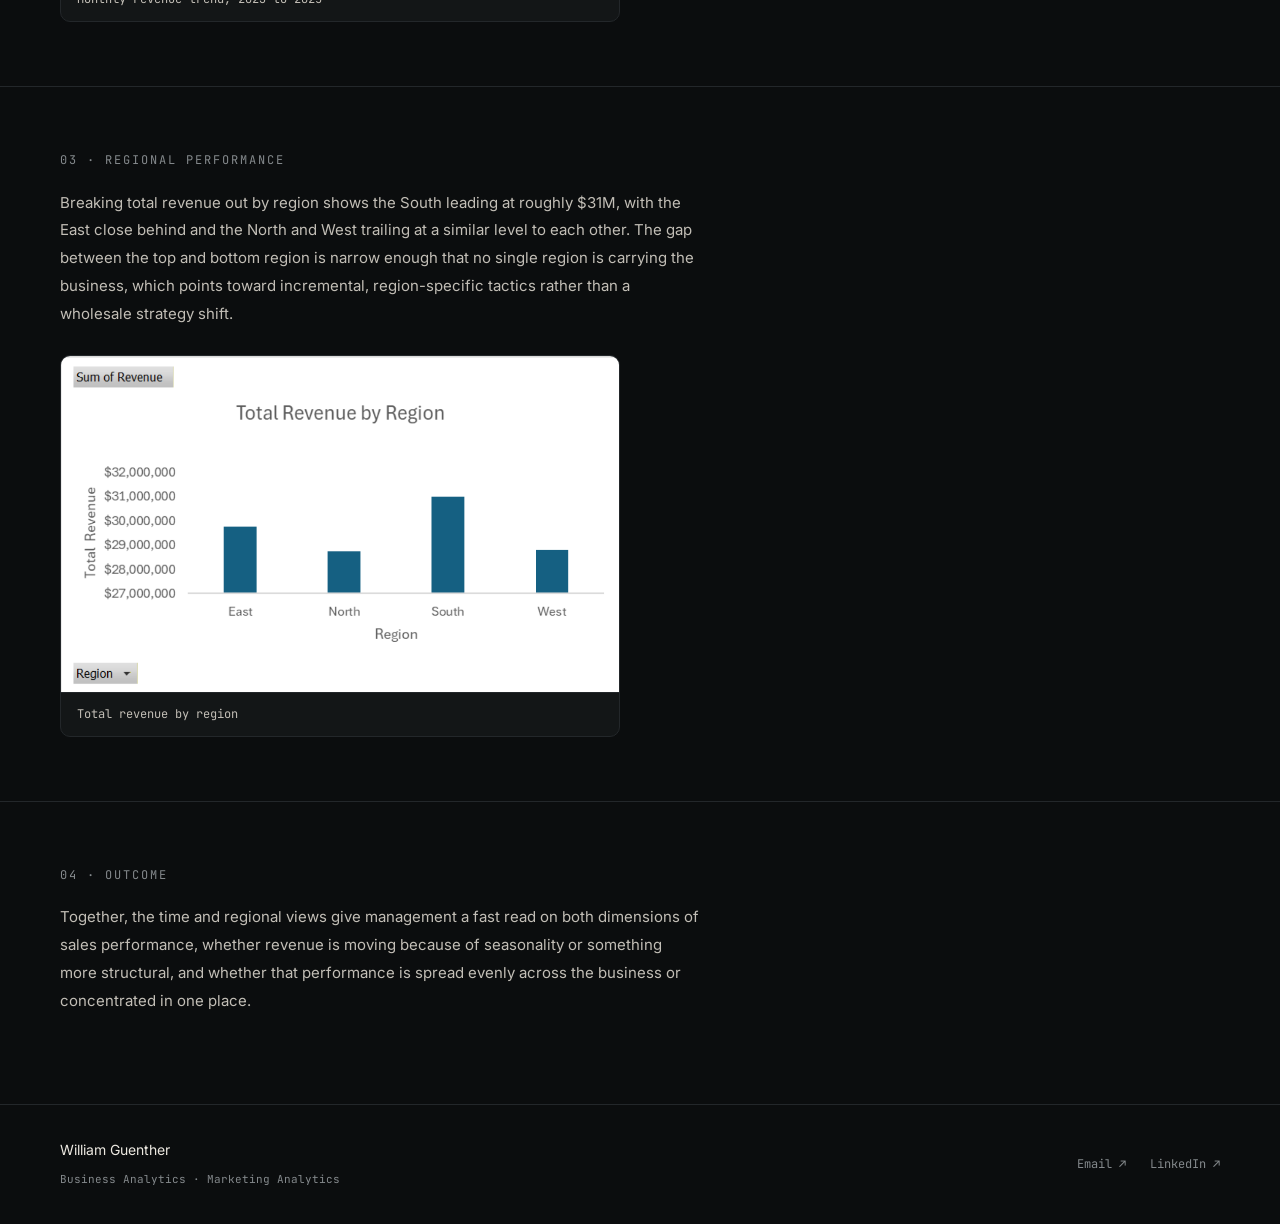
<file: case-study-sales-performance.html>
<!DOCTYPE html>
<html lang="en">
<head>
<!-- Google Tag Manager -->
<script>(function(w,d,s,l,i){w[l]=w[l]||[];w[l].push({'gtm.start':
new Date().getTime(),event:'gtm.js'});var f=d.getElementsByTagName(s)[0],
j=d.createElement(s),dl=l!='dataLayer'?'&l='+l:'';j.async=true;j.src=
'https://www.googletagmanager.com/gtm.js?id='+i+dl;f.parentNode.insertBefore(j,f);
})(window,document,'script','dataLayer','GTM-MF5KTT6L');</script>
<!-- End Google Tag Manager -->
<meta charset="UTF-8">
<meta name="viewport" content="width=device-width, initial-scale=1.0">
<title>Sales Performance Dashboard | William Guenther</title>
<meta name="description" content="A Power BI dashboard analyzing revenue trends and regional sales performance to support business decision-making.">
<link rel="preconnect" href="https://fonts.googleapis.com">
<link rel="preconnect" href="https://fonts.gstatic.com" crossorigin>
<link href="https://fonts.googleapis.com/css2?family=Space+Grotesk:wght@500;600;700&family=Inter:wght@400;500;600&family=JetBrains+Mono:wght@400;500&display=swap" rel="stylesheet">
<link rel="stylesheet" href="style.css">
</head>
<body>
<!-- Google Tag Manager (noscript) -->
<noscript><iframe src="https://www.googletagmanager.com/ns.html?id=GTM-MF5KTT6L"
height="0" width="0" style="display:none;visibility:hidden"></iframe></noscript>
<!-- End Google Tag Manager (noscript) -->


<header class="site-header">
  <div class="container nav">
    <a class="nav__logo" href="/">william<span>.</span>guenther</a>

    <nav class="nav__links" id="navLinks">
      <a class="nav__link" href="/">About</a>
      <a class="nav__link is-active" href="projects.html">Projects</a>
      <a class="nav__link" href="work.html">Work</a>
      <a class="nav__link" href="education.html">Education</a>
      <a class="nav__link nav__link--mobile-only" href="resume.html">Résumé</a>
      <a class="nav__link nav__link--mobile-only" href="contact.html">Get in touch</a>
    </nav>

    <div class="nav__actions">
      <a class="nav__resume" href="resume.html">Résumé</a>
      <a class="btn-outline" href="contact.html">Get in touch</a>
    </div>

    <button class="nav__toggle" id="navToggle" aria-label="Toggle menu" aria-expanded="false">
      <span></span><span></span><span></span>
    </button>
  </div>
</header>

<main>

  <section class="case-hero">
    <div class="container">
      <a href="projects.html" class="btn-text interactive case-hero__back">← All projects</a>
      <p class="eyebrow reveal">Case study</p>
      <h1 class="section__title reveal">Sales Performance<br>Dashboard</h1>
      <p class="section__lead reveal">
        A Power BI dashboard tracking revenue over time and across regions, built to support fast,
        data-driven business decisions.
      </p>
      <div class="case-hero__meta reveal">
        <div><span>Type</span>Sales analytics</div>
        <div><span>Role</span>Dashboard design &amp; analysis</div>
        <div><span>Tools</span>Power BI</div>
      </div>
    </div>
  </section>

  <section class="case-section">
    <div class="container case-section__grid">
      <p class="eyebrow reveal">01 · Overview</p>
      <div class="reveal">
        <h3 class="case-block__label">The question</h3>
        <p class="case-block__text">
          Revenue totals alone don't tell a sales team much without context. Is revenue trending
          up or down, and is performance even across the business's regions? This dashboard was
          built to answer both questions in one place using Power BI.
        </p>
        <h3 class="case-block__label" style="margin-top:28px">The approach</h3>
        <p class="case-block__text">
          Revenue was modeled on a monthly time hierarchy to support a clean trend view, then broken
          out by region to compare performance across the business's four operating areas. Together,
          the two views separate how revenue is moving over time from where revenue is coming
          from, two questions that get muddled if you only build one chart.
        </p>
      </div>
    </div>
  </section>

  <section class="case-section">
    <div class="container">
      <p class="eyebrow reveal">02 · Revenue trend</p>
      <p class="case-block__text reveal" style="max-width:640px;margin-bottom:28px">
        Monthly revenue holds a consistent, seasonal rhythm across the three years shown, cycling
        between roughly $2.5M and $3.8M with no sustained upward or downward trend. That's a useful
        finding on its own. It tells management that revenue swings are seasonal and recurring
        rather than a signal of decline, which changes how those dips should be planned for.
      </p>
      <div class="screenshot-grid screenshot-grid--1 reveal">
        <figure class="screenshot-frame">
          <img src="Sales Performance Dashboard/Monthly Revenue Trend Dashboard.png" alt="Power BI line chart showing monthly revenue from 2023 to 2025, fluctuating seasonally between roughly $2.5M and $3.8M">
          <figcaption>Monthly revenue trend, 2023 to 2025</figcaption>
        </figure>
      </div>
    </div>
  </section>

  <section class="case-section">
    <div class="container">
      <p class="eyebrow reveal">03 · Regional performance</p>
      <p class="case-block__text reveal" style="max-width:640px;margin-bottom:28px">
        Breaking total revenue out by region shows the South leading at roughly $31M, with the East
        close behind and the North and West trailing at a similar level to each other. The gap
        between the top and bottom region is narrow enough that no single region is carrying the
        business, which points toward incremental, region-specific tactics rather than a
        wholesale strategy shift.
      </p>
      <div class="screenshot-grid screenshot-grid--1 reveal">
        <figure class="screenshot-frame">
          <img src="Sales Performance Dashboard/Regional Revenue Dashboard.png" alt="Power BI bar chart showing total revenue by region. South leading at roughly $31M, followed by East, then North and West trailing closely">
          <figcaption>Total revenue by region</figcaption>
        </figure>
      </div>
    </div>
  </section>

  <section class="case-section case-section--outcome">
    <div class="container">
      <p class="eyebrow reveal">04 · Outcome</p>
      <p class="case-block__text reveal" style="max-width:640px">
        Together, the time and regional views give management a fast read on both dimensions of
        sales performance, whether revenue is moving because of seasonality or something more
        structural, and whether that performance is spread evenly across the business or
        concentrated in one place.
      </p>
    </div>
  </section>

</main>

<footer class="site-footer">
  <div class="container footer__inner">
    <div>
      <span class="footer__name">William Guenther</span>
      <span class="footer__sub">Business Analytics · Marketing Analytics</span>
    </div>
    <div class="footer__links">
      <a href="mailto:williamcguen@gmail.com">Email ↗</a>
      <a href="https://www.linkedin.com/in/william-guenther" target="_blank">LinkedIn ↗</a>
    </div>
  </div>
</footer>

<script src="script.js"></script>
</body>
</html>
</file>
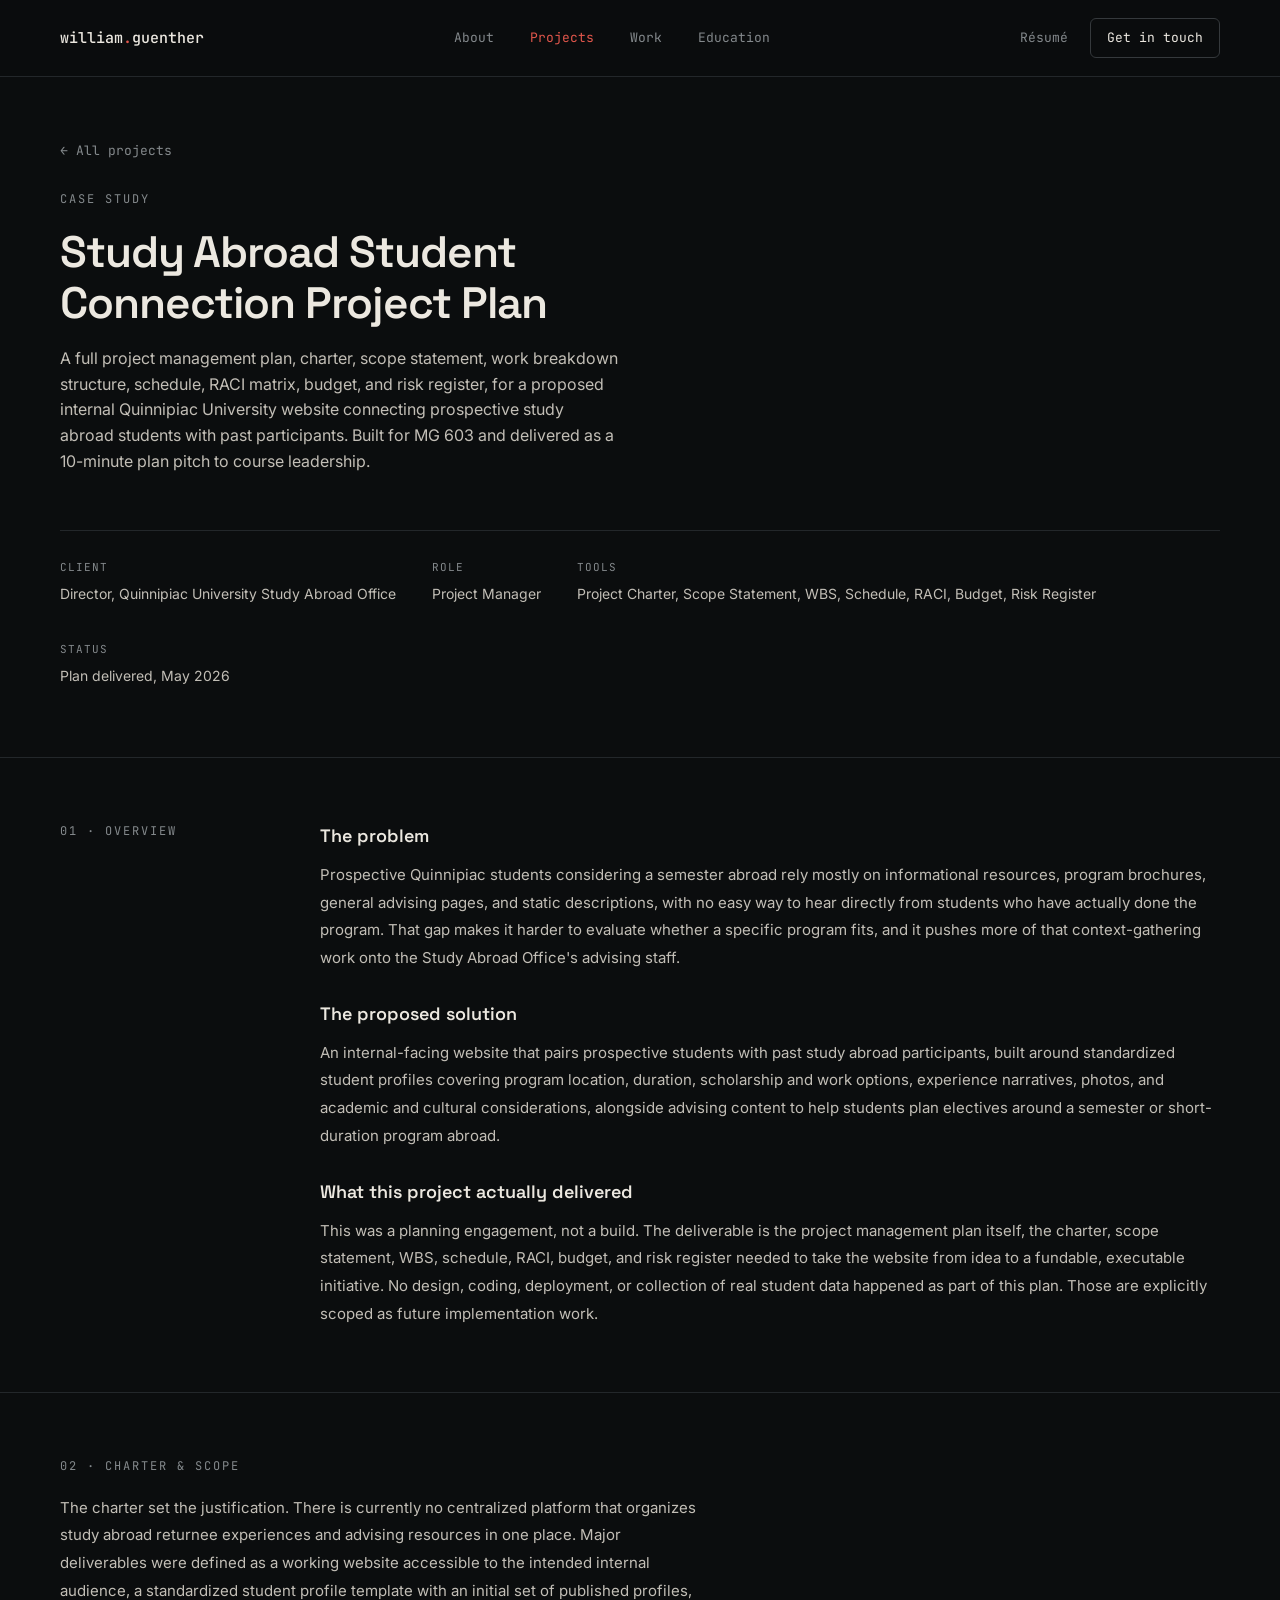
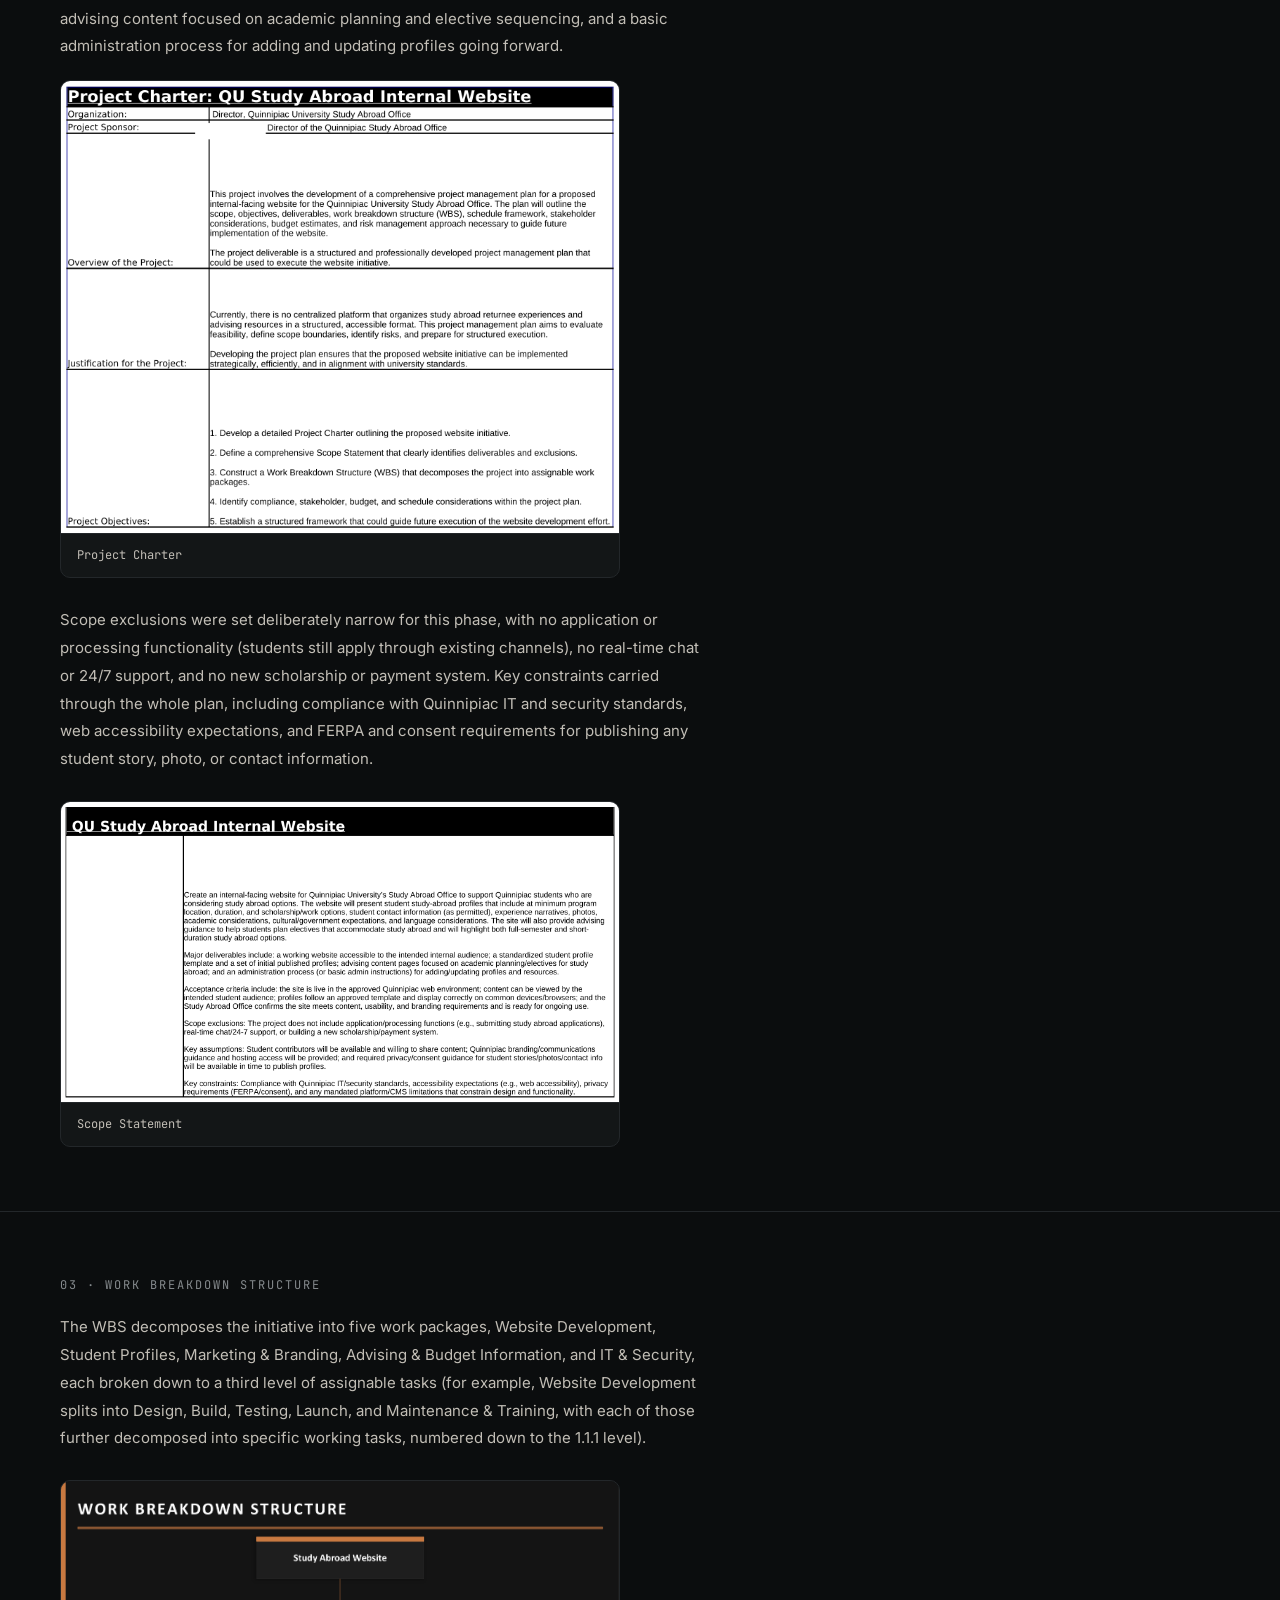
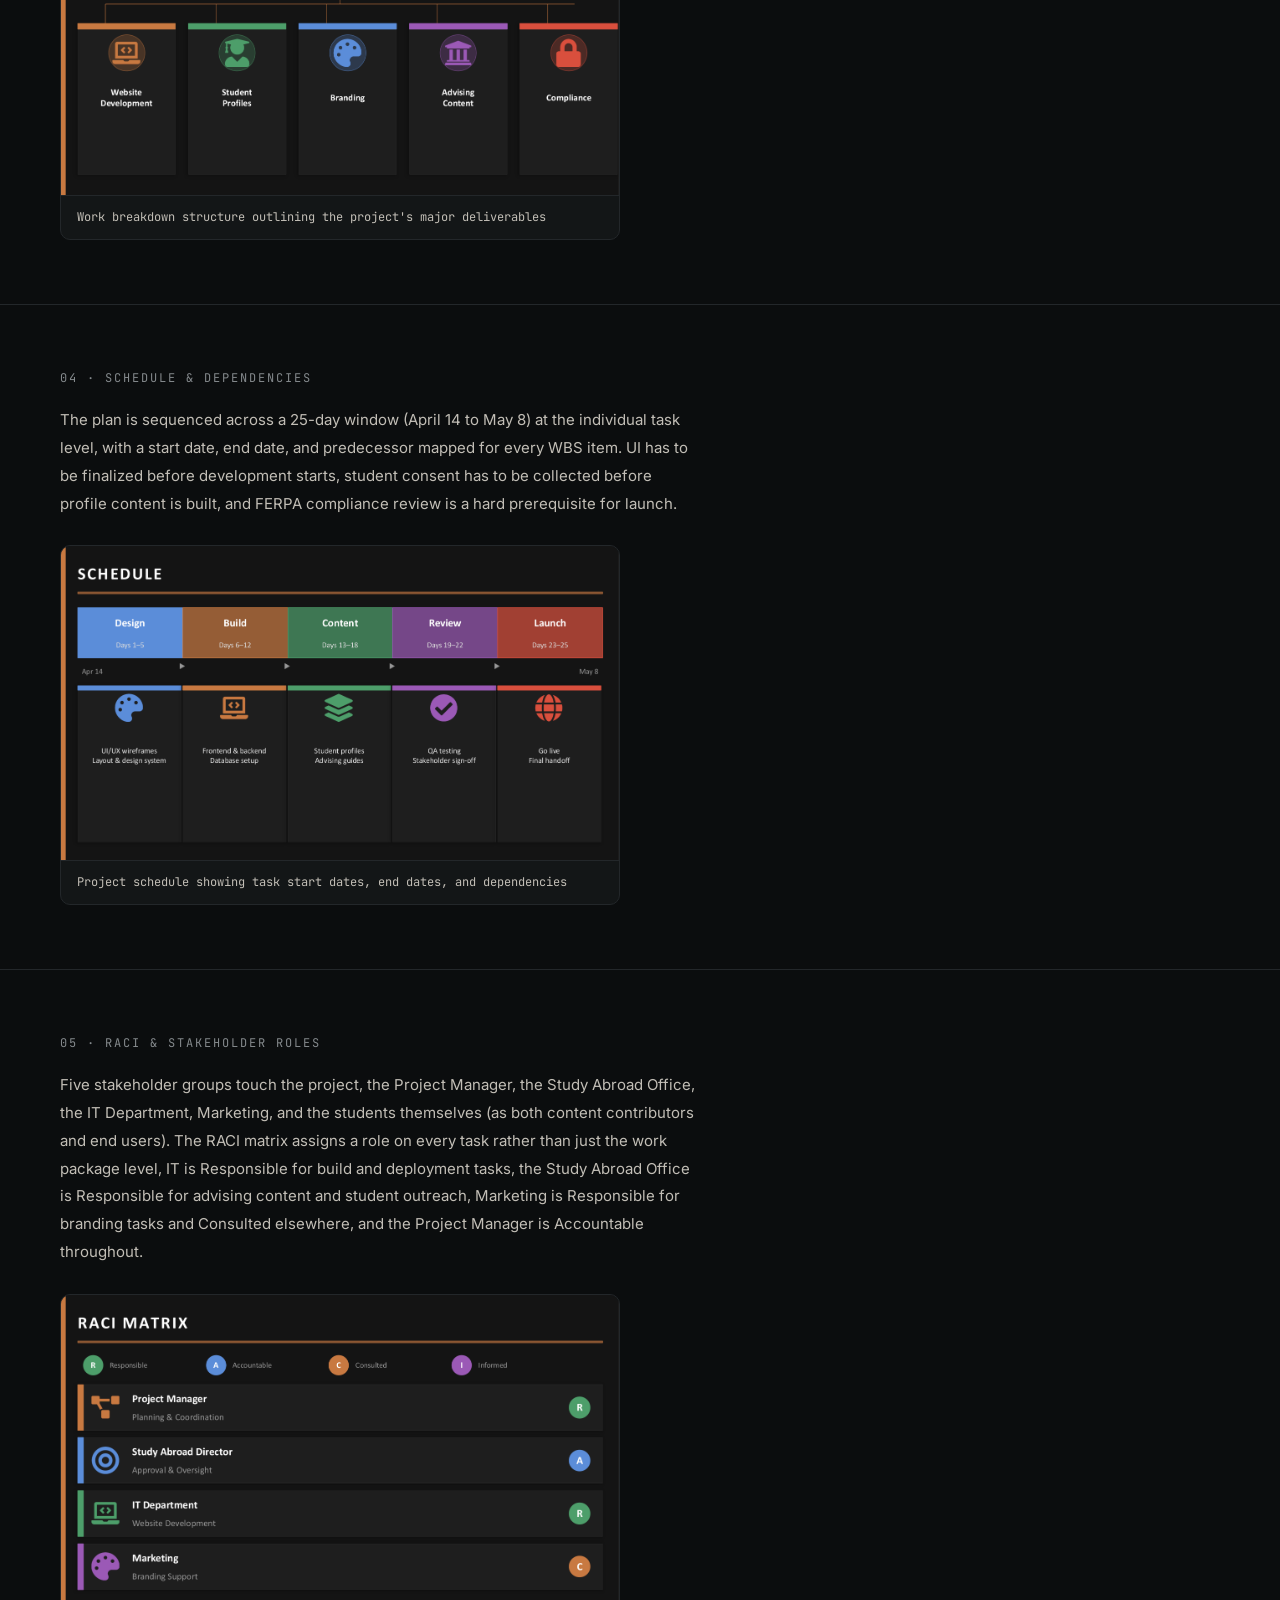
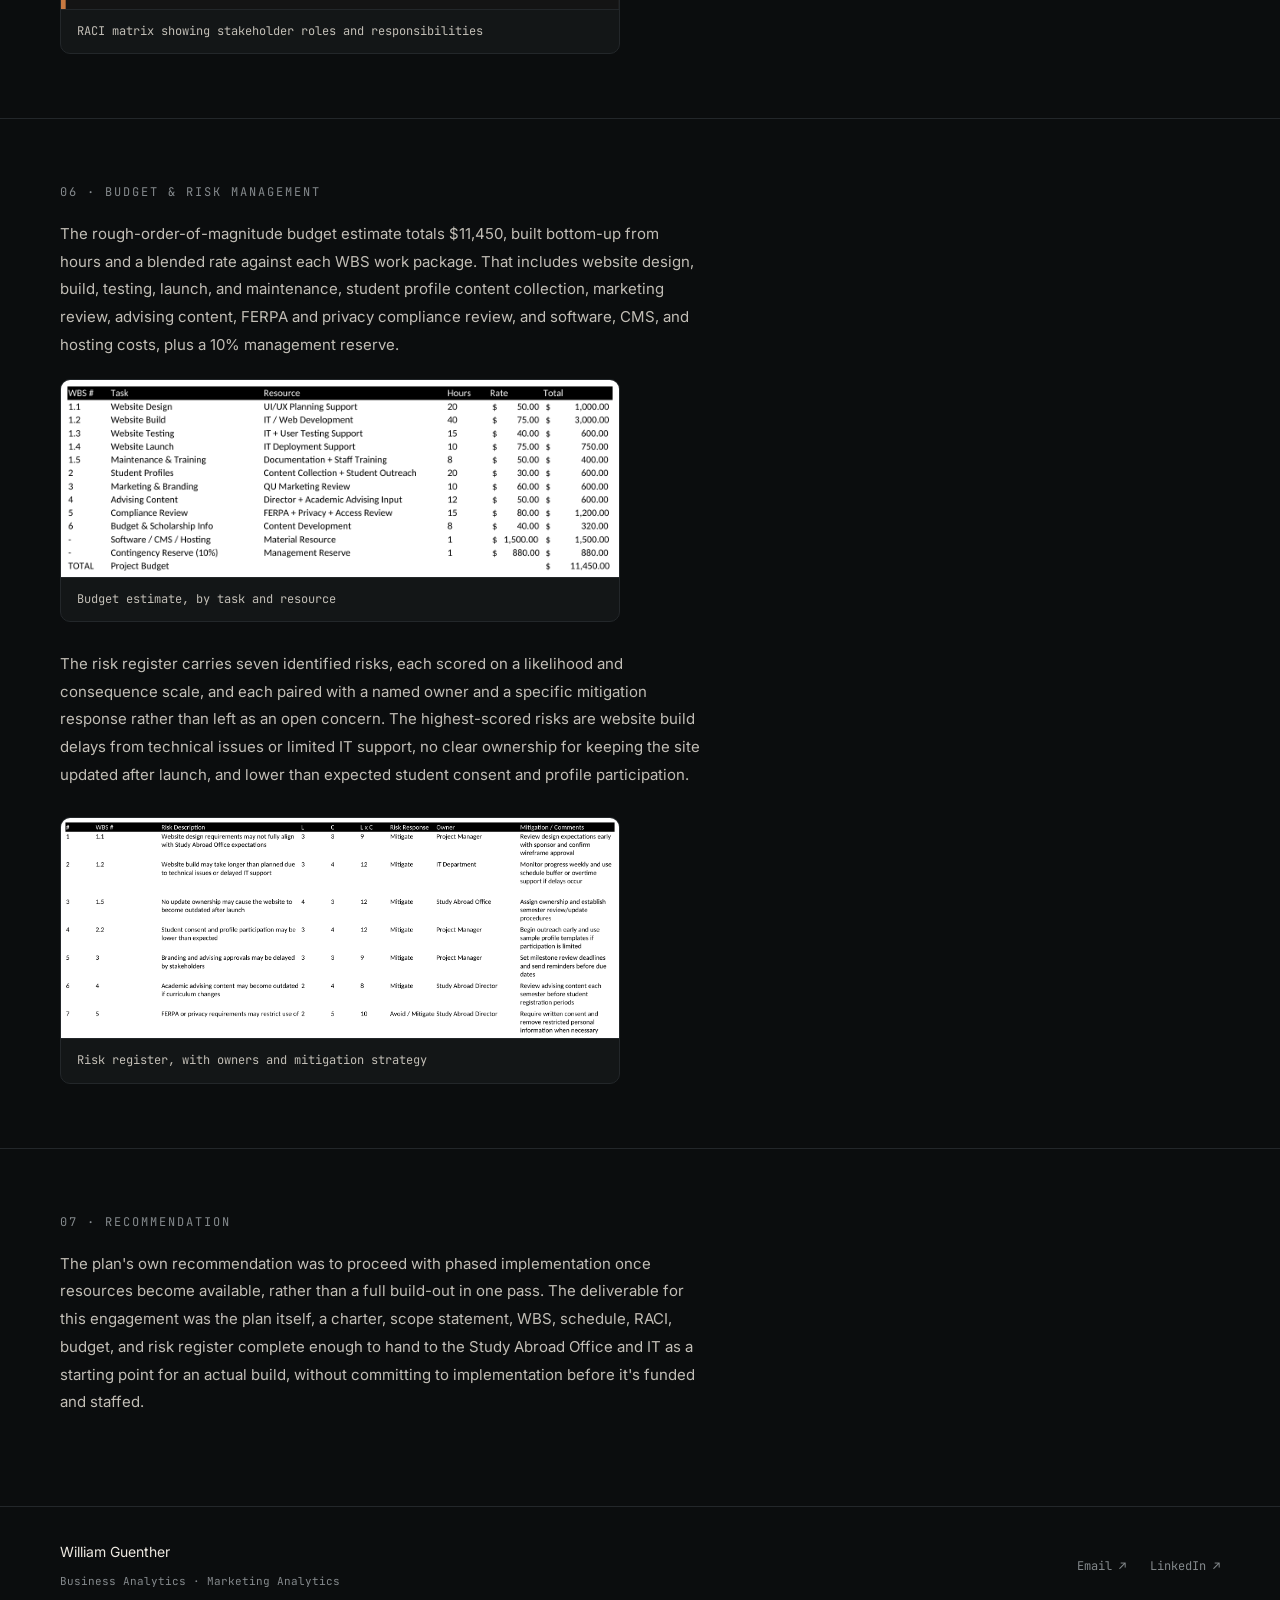
<file: case-study-study-abroad.html>
<!DOCTYPE html>
<html lang="en">
<head>
<!-- Google Tag Manager -->
<script>(function(w,d,s,l,i){w[l]=w[l]||[];w[l].push({'gtm.start':
new Date().getTime(),event:'gtm.js'});var f=d.getElementsByTagName(s)[0],
j=d.createElement(s),dl=l!='dataLayer'?'&l='+l:'';j.async=true;j.src=
'https://www.googletagmanager.com/gtm.js?id='+i+dl;f.parentNode.insertBefore(j,f);
})(window,document,'script','dataLayer','GTM-MF5KTT6L');</script>
<!-- End Google Tag Manager -->
<meta charset="UTF-8">
<meta name="viewport" content="width=device-width, initial-scale=1.0">
<title>Study Abroad Student Connection Project Plan | William Guenther</title>
<meta name="description" content="A full project management plan, including charter, scope, WBS, schedule, RACI, budget, and risk register, for a proposed Quinnipiac University Study Abroad website, pitched as a 10-minute plan review.">
<link rel="preconnect" href="https://fonts.googleapis.com">
<link rel="preconnect" href="https://fonts.gstatic.com" crossorigin>
<link href="https://fonts.googleapis.com/css2?family=Space+Grotesk:wght@500;600;700&family=Inter:wght@400;500;600&family=JetBrains+Mono:wght@400;500&display=swap" rel="stylesheet">
<link rel="stylesheet" href="style.css">
</head>
<body>
<!-- Google Tag Manager (noscript) -->
<noscript><iframe src="https://www.googletagmanager.com/ns.html?id=GTM-MF5KTT6L"
height="0" width="0" style="display:none;visibility:hidden"></iframe></noscript>
<!-- End Google Tag Manager (noscript) -->


<header class="site-header">
  <div class="container nav">
    <a class="nav__logo" href="/">william<span>.</span>guenther</a>

    <nav class="nav__links" id="navLinks">
      <a class="nav__link" href="/">About</a>
      <a class="nav__link is-active" href="projects.html">Projects</a>
      <a class="nav__link" href="work.html">Work</a>
      <a class="nav__link" href="education.html">Education</a>
      <a class="nav__link nav__link--mobile-only" href="resume.html">Résumé</a>
      <a class="nav__link nav__link--mobile-only" href="contact.html">Get in touch</a>
    </nav>

    <div class="nav__actions">
      <a class="nav__resume" href="resume.html">Résumé</a>
      <a class="btn-outline" href="contact.html">Get in touch</a>
    </div>

    <button class="nav__toggle" id="navToggle" aria-label="Toggle menu" aria-expanded="false">
      <span></span><span></span><span></span>
    </button>
  </div>
</header>

<main>

<section class="case-hero">
  <div class="container">
    <a href="projects.html" class="btn-text interactive case-hero__back">← All projects</a>
    <p class="eyebrow reveal">Case study</p>
    <h1 class="section__title reveal">Study Abroad Student<br>Connection Project Plan</h1>
    <p class="section__lead reveal">
      A full project management plan, charter, scope statement, work breakdown structure,
      schedule, RACI matrix, budget, and risk register, for a proposed internal Quinnipiac
      University website connecting prospective study abroad students with past participants.
      Built for MG 603 and delivered as a 10-minute plan pitch to course leadership.
    </p>
    <div class="case-hero__meta reveal">
      <div><span>Client</span>Director, Quinnipiac University Study Abroad Office</div>
      <div><span>Role</span>Project Manager</div>
      <div><span>Tools</span>Project Charter, Scope Statement, WBS, Schedule, RACI, Budget, Risk Register</div>
      <div><span>Status</span>Plan delivered, May 2026</div>
    </div>
  </div>
</section>

<section class="case-section">
  <div class="container case-section__grid">
    <p class="eyebrow reveal">01 · Overview</p>
    <div class="reveal">
      <h3 class="case-block__label">The problem</h3>
      <p class="case-block__text">
        Prospective Quinnipiac students considering a semester abroad rely mostly on
        informational resources, program brochures, general advising pages, and static
        descriptions, with no easy way to hear directly from students who have actually
        done the program. That gap makes it harder to evaluate whether a specific program
        fits, and it pushes more of that context-gathering work onto the Study Abroad Office's
        advising staff.
      </p>
      <h3 class="case-block__label" style="margin-top:28px">The proposed solution</h3>
      <p class="case-block__text">
        An internal-facing website that pairs prospective students with past study abroad
        participants, built around standardized student profiles covering program location, duration,
        scholarship and work options, experience narratives, photos, and academic and
        cultural considerations, alongside advising content to help students plan electives
        around a semester or short-duration program abroad.
      </p>
      <h3 class="case-block__label" style="margin-top:28px">What this project actually delivered</h3>
      <p class="case-block__text">
        This was a planning engagement, not a build. The deliverable is the project management
        plan itself, the charter, scope statement, WBS, schedule, RACI, budget, and risk
        register needed to take the website from idea to a fundable, executable initiative.
        No design, coding, deployment, or collection of real student data happened as part of
        this plan. Those are explicitly scoped as future implementation work.
      </p>
    </div>
  </div>
</section>

<section class="case-section">
  <div class="container">
    <p class="eyebrow reveal">02 · Charter &amp; scope</p>
    <p class="case-block__text reveal" style="max-width:640px;margin-bottom:20px">
      The charter set the justification. There is currently no centralized platform that
      organizes study abroad returnee experiences and advising resources in one place. Major
      deliverables were defined as a working website accessible to the intended internal
      audience, a standardized student profile template with an initial set of published
      profiles, advising content focused on academic planning and elective sequencing, and a
      basic administration process for adding and updating profiles going forward.
    </p>
    <div class="screenshot-grid screenshot-grid--1 reveal" style="margin-bottom:28px">
      <figure class="screenshot-frame">
        <img src="Study Abroad Process Improvement/charter.png" alt="Project Charter for the QU Study Abroad Internal Website, showing organization, overview, justification, and objectives">
        <figcaption>Project Charter</figcaption>
      </figure>
    </div>
    <p class="case-block__text reveal" style="max-width:640px;margin-bottom:28px">
      Scope exclusions were set deliberately narrow for this phase, with no application or
      processing functionality (students still apply through existing channels), no real-time
      chat or 24/7 support, and no new scholarship or payment system. Key constraints carried
      through the whole plan, including compliance with Quinnipiac IT and security standards, web
      accessibility expectations, and FERPA and consent requirements for publishing any
      student story, photo, or contact information.
    </p>
    <div class="screenshot-grid screenshot-grid--1 reveal">
      <figure class="screenshot-frame">
        <img src="Study Abroad Process Improvement/scope-statement.png" alt="Scope Statement detailing deliverables, acceptance criteria, exclusions, assumptions, and constraints for the QU Study Abroad Internal Website">
        <figcaption>Scope Statement</figcaption>
      </figure>
    </div>
  </div>
</section>

<section class="case-section">
  <div class="container">
    <p class="eyebrow reveal">03 · Work breakdown structure</p>
    <p class="case-block__text reveal" style="max-width:640px;margin-bottom:28px">
      The WBS decomposes the initiative into five work packages, Website Development, Student
      Profiles, Marketing &amp; Branding, Advising &amp; Budget Information, and IT &amp; Security,
      each broken down to a third level of assignable tasks (for example, Website Development
      splits into Design, Build, Testing, Launch, and Maintenance &amp; Training, with each of
      those further decomposed into specific working tasks, numbered down to the 1.1.1 level).
    </p>
    <div class="screenshot-grid screenshot-grid--1 reveal">
      <figure class="screenshot-frame">
        <img src="Study Abroad Process Improvement/wbs.png" alt="Full Work Breakdown Structure numbered to the third level, covering Website Development, Student Profiles, Marketing and Branding, Advising and Budget Information, and IT and Security">
        <figcaption>Work breakdown structure outlining the project's major deliverables</figcaption>
      </figure>
    </div>
  </div>
</section>

<section class="case-section">
  <div class="container">
    <p class="eyebrow reveal">04 · Schedule &amp; dependencies</p>
    <p class="case-block__text reveal" style="max-width:640px;margin-bottom:28px">
      The plan is sequenced across a 25-day window (April 14 to May 8) at the individual task
      level, with a start date, end date, and predecessor mapped for every WBS item. UI has to
      be finalized before development starts, student consent has to be collected before
      profile content is built, and FERPA compliance review is a hard prerequisite for launch.
    </p>
    <div class="screenshot-grid screenshot-grid--1 reveal">
      <figure class="screenshot-frame">
        <img src="Study Abroad Process Improvement/schedule.png" alt="Task-level project schedule with WBS number, task name, duration, start date, end date, and predecessor for every task from April 14 to May 8">
        <figcaption>Project schedule showing task start dates, end dates, and dependencies</figcaption>
      </figure>
    </div>
  </div>
</section>

<section class="case-section">
  <div class="container">
    <p class="eyebrow reveal">05 · RACI &amp; stakeholder roles</p>
    <p class="case-block__text reveal" style="max-width:640px;margin-bottom:28px">
      Five stakeholder groups touch the project, the Project Manager, the Study Abroad Office,
      the IT Department, Marketing, and the students themselves (as both content contributors
      and end users). The RACI matrix assigns a role on every task rather than just the work
      package level, IT is Responsible for build and deployment tasks, the Study Abroad Office
      is Responsible for advising content and student outreach, Marketing is Responsible for
      branding tasks and Consulted elsewhere, and the Project Manager is Accountable throughout.
    </p>
    <div class="screenshot-grid screenshot-grid--1 reveal">
      <figure class="screenshot-frame">
        <img src="Study Abroad Process Improvement/raci-matrix.png" alt="Task-level RACI matrix assigning Responsible, Accountable, Consulted, or Informed to the Project Manager, Study Abroad Office, IT Department, Marketing Team, and Students for every WBS task">
        <figcaption>RACI matrix showing stakeholder roles and responsibilities</figcaption>
      </figure>
    </div>
  </div>
</section>

<section class="case-section">
  <div class="container">
    <p class="eyebrow reveal">06 · Budget &amp; risk management</p>
    <p class="case-block__text reveal" style="max-width:640px;margin-bottom:20px">
      The rough-order-of-magnitude budget estimate totals $11,450, built bottom-up from
      hours and a blended rate against each WBS work package. That includes website design,
      build, testing, launch, and maintenance, student profile content collection, marketing
      review, advising content, FERPA and privacy compliance review, and software, CMS, and
      hosting costs, plus a 10% management reserve.
    </p>
    <div class="screenshot-grid screenshot-grid--1 reveal" style="margin-bottom:28px">
      <figure class="screenshot-frame">
        <img src="Study Abroad Process Improvement/budget-table.png" alt="Budget table with WBS number, task, resource, hours, rate, and total, totaling $11,450 including a 10% contingency reserve">
        <figcaption>Budget estimate, by task and resource</figcaption>
      </figure>
    </div>
    <p class="case-block__text reveal" style="max-width:640px;margin-bottom:28px">
      The risk register carries seven identified risks, each scored on a likelihood and
      consequence scale, and each paired with a named owner and a specific mitigation response
      rather than left as an open concern. The highest-scored risks are website build delays
      from technical issues or limited IT support, no clear ownership for keeping the site
      updated after launch, and lower than expected student consent and profile participation.
    </p>
    <div class="screenshot-grid screenshot-grid--1 reveal">
      <figure class="screenshot-frame">
        <img src="Study Abroad Process Improvement/risk-register.png" alt="Risk register with likelihood, consequence, risk score, response, owner, and mitigation for seven identified risks">
        <figcaption>Risk register, with owners and mitigation strategy</figcaption>
      </figure>
    </div>
  </div>
</section>

<section class="case-section case-section--outcome">
  <div class="container">
    <p class="eyebrow reveal">07 · Recommendation</p>
    <p class="case-block__text reveal" style="max-width:640px">
      The plan's own recommendation was to proceed with phased implementation once resources
      become available, rather than a full build-out in one pass. The deliverable for this
      engagement was the plan itself, a charter, scope statement, WBS, schedule, RACI, budget,
      and risk register complete enough to hand to the Study Abroad Office and IT as a starting
      point for an actual build, without committing to implementation before it's funded and
      staffed.
    </p>
  </div>
</section>

</main>

<footer class="site-footer">
  <div class="container footer__inner">
    <div>
      <span class="footer__name">William Guenther</span>
      <span class="footer__sub">Business Analytics · Marketing Analytics</span>
    </div>
    <div class="footer__links">
      <a href="mailto:williamcguen@gmail.com">Email ↗</a>
      <a href="https://www.linkedin.com/in/william-guenther" target="_blank">LinkedIn ↗</a>
    </div>
  </div>
</footer>

<script src="script.js"></script>
</body>
</html>
</file>
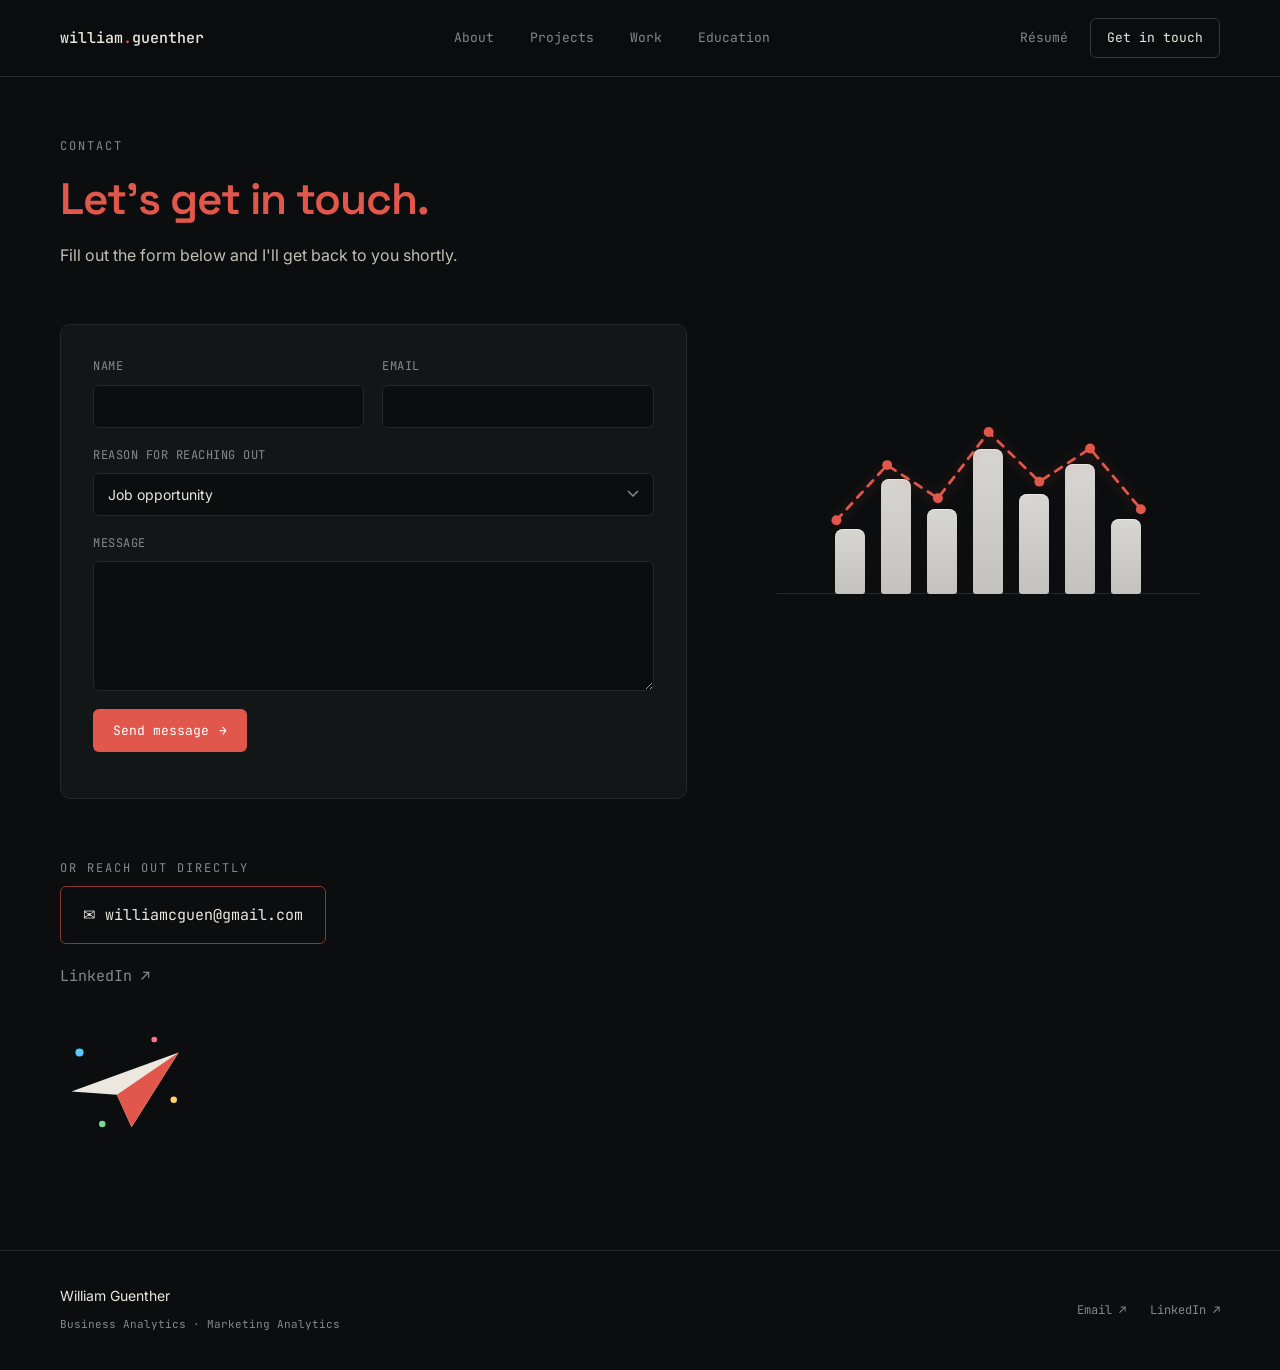
<file: contact.html>
<!DOCTYPE html>
<html lang="en">
<head>
<!-- Google Tag Manager -->
<script>(function(w,d,s,l,i){w[l]=w[l]||[];w[l].push({'gtm.start':
new Date().getTime(),event:'gtm.js'});var f=d.getElementsByTagName(s)[0],
j=d.createElement(s),dl=l!='dataLayer'?'&l='+l:'';j.async=true;j.src=
'https://www.googletagmanager.com/gtm.js?id='+i+dl;f.parentNode.insertBefore(j,f);
})(window,document,'script','dataLayer','GTM-MF5KTT6L');</script>
<!-- End Google Tag Manager -->
<meta charset="UTF-8">
<meta name="viewport" content="width=device-width, initial-scale=1.0">
<title>Get in touch | William Guenther</title>
<meta name="description" content="Get in touch with William Guenther by email or LinkedIn.">
<link rel="preconnect" href="https://fonts.googleapis.com">
<link rel="preconnect" href="https://fonts.gstatic.com" crossorigin>
<link href="https://fonts.googleapis.com/css2?family=Space+Grotesk:wght@500;600;700&family=Inter:wght@400;500;600&family=JetBrains+Mono:wght@400;500&display=swap" rel="stylesheet">
<link rel="stylesheet" href="style.css">
</head>
<body>
<!-- Google Tag Manager (noscript) -->
<noscript><iframe src="https://www.googletagmanager.com/ns.html?id=GTM-MF5KTT6L"
height="0" width="0" style="display:none;visibility:hidden"></iframe></noscript>
<!-- End Google Tag Manager (noscript) -->


<header class="site-header">
  <div class="container nav">
    <a class="nav__logo" href="/">william<span>.</span>guenther</a>

    <nav class="nav__links" id="navLinks">
      <a class="nav__link" href="/">About</a>
      <a class="nav__link" href="projects.html">Projects</a>
      <a class="nav__link" href="work.html">Work</a>
      <a class="nav__link" href="education.html">Education</a>
      <a class="nav__link nav__link--mobile-only" href="resume.html">Résumé</a>
      <a class="nav__link nav__link--mobile-only" href="contact.html">Get in touch</a>
    </nav>

    <div class="nav__actions">
      <a class="nav__resume" href="resume.html">Résumé</a>
      <a class="btn-outline" href="contact.html">Get in touch</a>
    </div>

    <button class="nav__toggle" id="navToggle" aria-label="Toggle menu" aria-expanded="false">
      <span></span><span></span><span></span>
    </button>
  </div>
</header>

<main>

<section class="case-hero" style="padding-bottom:60px">
  <div class="container hero__grid contact-hero-grid">

    <div>
      <p class="eyebrow reveal">Contact</p>
      <h1 class="section__title reveal" style="color:var(--accent)">Let's get in touch.</h1>
      <p class="section__lead reveal">
        Fill out the form below and I'll get back to you shortly.
      </p>

      <div class="contact-form-card reveal">
        <form id="contactForm" class="contact-form" action="https://formspree.io/f/mljdrqgy" method="POST">

          <div class="contact-form__row">
            <div class="form-group">
              <label for="cf-name">Name</label>
              <input type="text" id="cf-name" name="name" required autocomplete="name">
            </div>
            <div class="form-group">
              <label for="cf-email">Email</label>
              <input type="email" id="cf-email" name="email" required autocomplete="email">
            </div>
          </div>

          <div class="form-group">
            <label for="cf-reason">Reason for reaching out</label>
            <select id="cf-reason" name="reason">
              <option value="Job opportunity">Job opportunity</option>
              <option value="Freelance / project work">Freelance / project work</option>
              <option value="Just saying hi">Just saying hi</option>
              <option value="Other">Other</option>
            </select>
          </div>

          <div class="form-group">
            <label for="cf-message">Message</label>
            <textarea id="cf-message" name="message" required></textarea>
          </div>

          <button type="submit" class="btn-primary interactive">
            Send message <span>→</span>
          </button>

          <p class="form-note" id="cf-status"></p>
        </form>
      </div>
    </div>

    <div class="hero__visual reveal contact-hero-grid__visual">
      <div class="chart-toy contact-hero-grid__chart">
        <svg class="chart-toy__line" viewBox="0 0 420 280" preserveAspectRatio="none">
          <polyline points="72,187 118,137 164,167 210,107 256,152 302,122 348,177"></polyline>
          <circle cx="72" cy="187" r="4.5"></circle>
          <circle cx="118" cy="137" r="4.5"></circle>
          <circle cx="164" cy="167" r="4.5"></circle>
          <circle cx="210" cy="107" r="4.5"></circle>
          <circle cx="256" cy="152" r="4.5"></circle>
          <circle cx="302" cy="122" r="4.5"></circle>
          <circle cx="348" cy="177" r="4.5"></circle>
        </svg>
        <span class="chart-toy__bar" style="height:65px;animation-delay:0s"></span>
        <span class="chart-toy__bar" style="height:115px;animation-delay:.15s"></span>
        <span class="chart-toy__bar" style="height:85px;animation-delay:.3s"></span>
        <span class="chart-toy__bar" style="height:145px;animation-delay:.45s"></span>
        <span class="chart-toy__bar" style="height:100px;animation-delay:.6s"></span>
        <span class="chart-toy__bar" style="height:130px;animation-delay:.75s"></span>
        <span class="chart-toy__bar" style="height:75px;animation-delay:.9s"></span>
      </div>
    </div>

  </div>
</section>

<section class="container" style="padding-bottom:100px">
  <p class="eyebrow reveal" style="margin-bottom:8px">Or reach out directly</p>
  <div class="reveal" style="display:flex;flex-direction:column;gap:20px;align-items:flex-start">
    <a class="btn-primary interactive" href="mailto:williamcguen@gmail.com" style="font-size:15px;padding:16px 22px">
      ✉ williamcguen@gmail.com
    </a>
    <a class="btn-text interactive" href="https://www.linkedin.com/in/william-guenther" target="_blank" style="font-size:15px">
      LinkedIn ↗
    </a>
  </div>

  <div class="contact-doodle reveal" aria-hidden="true">
    <svg viewBox="0 0 160 140" width="130" height="114">
      <g class="contact-doodle__plane">
        <path d="M14 78 L146 30 L88 122 L70 82 L14 78Z" fill="var(--text)"></path>
        <path d="M70 82 L146 30 L88 122Z" fill="var(--accent)"></path>
      </g>
      <circle class="contact-doodle__dot contact-doodle__dot--1" cx="24" cy="30" r="5" fill="#5CC8FF"></circle>
      <circle class="contact-doodle__dot contact-doodle__dot--2" cx="140" cy="88" r="4" fill="#FFD166"></circle>
      <circle class="contact-doodle__dot contact-doodle__dot--3" cx="52" cy="118" r="4" fill="#7CD992"></circle>
      <circle class="contact-doodle__dot contact-doodle__dot--4" cx="116" cy="14" r="3.5" fill="#FF6F91"></circle>
    </svg>
  </div>
</section>

</main>

<footer class="site-footer">
  <div class="container footer__inner">
    <div>
      <span class="footer__name">William Guenther</span>
      <span class="footer__sub">Business Analytics · Marketing Analytics</span>
    </div>
    <div class="footer__links">
      <a href="mailto:williamcguen@gmail.com">Email ↗</a>
      <a href="https://www.linkedin.com/in/william-guenther" target="_blank">LinkedIn ↗</a>
    </div>
  </div>
</footer>

<script src="script.js"></script>
<script>
(function(){
  var form = document.getElementById('contactForm');
  var status = document.getElementById('cf-status');
  if(!form) return;

  form.addEventListener('submit', function(e){
    e.preventDefault();
    status.textContent = 'Sending…';
    status.className = 'form-note';

    var data = new FormData(form);

    fetch(form.action, {
      method: 'POST',
      body: data,
      headers: { 'Accept': 'application/json' }
    }).then(function(response){
      if(response.ok){
        form.reset();
        status.textContent = "Thanks, that's sent. I'll get back to you soon.";
        status.className = 'form-note';
      } else {
        response.json().then(function(json){
          var msg = (json && json.errors && json.errors.length) ? json.errors.map(function(e){return e.message;}).join(', ') : 'Something went wrong, try emailing me directly instead.';
          status.textContent = msg;
          status.className = 'form-note form-note--error';
        }).catch(function(){
          status.textContent = 'Something went wrong, try emailing me directly instead.';
          status.className = 'form-note form-note--error';
        });
      }
    }).catch(function(){
      status.textContent = 'Something went wrong, try emailing me directly instead.';
      status.className = 'form-note form-note--error';
    });
  });
})();
</script>
</body>
</html>
</file>
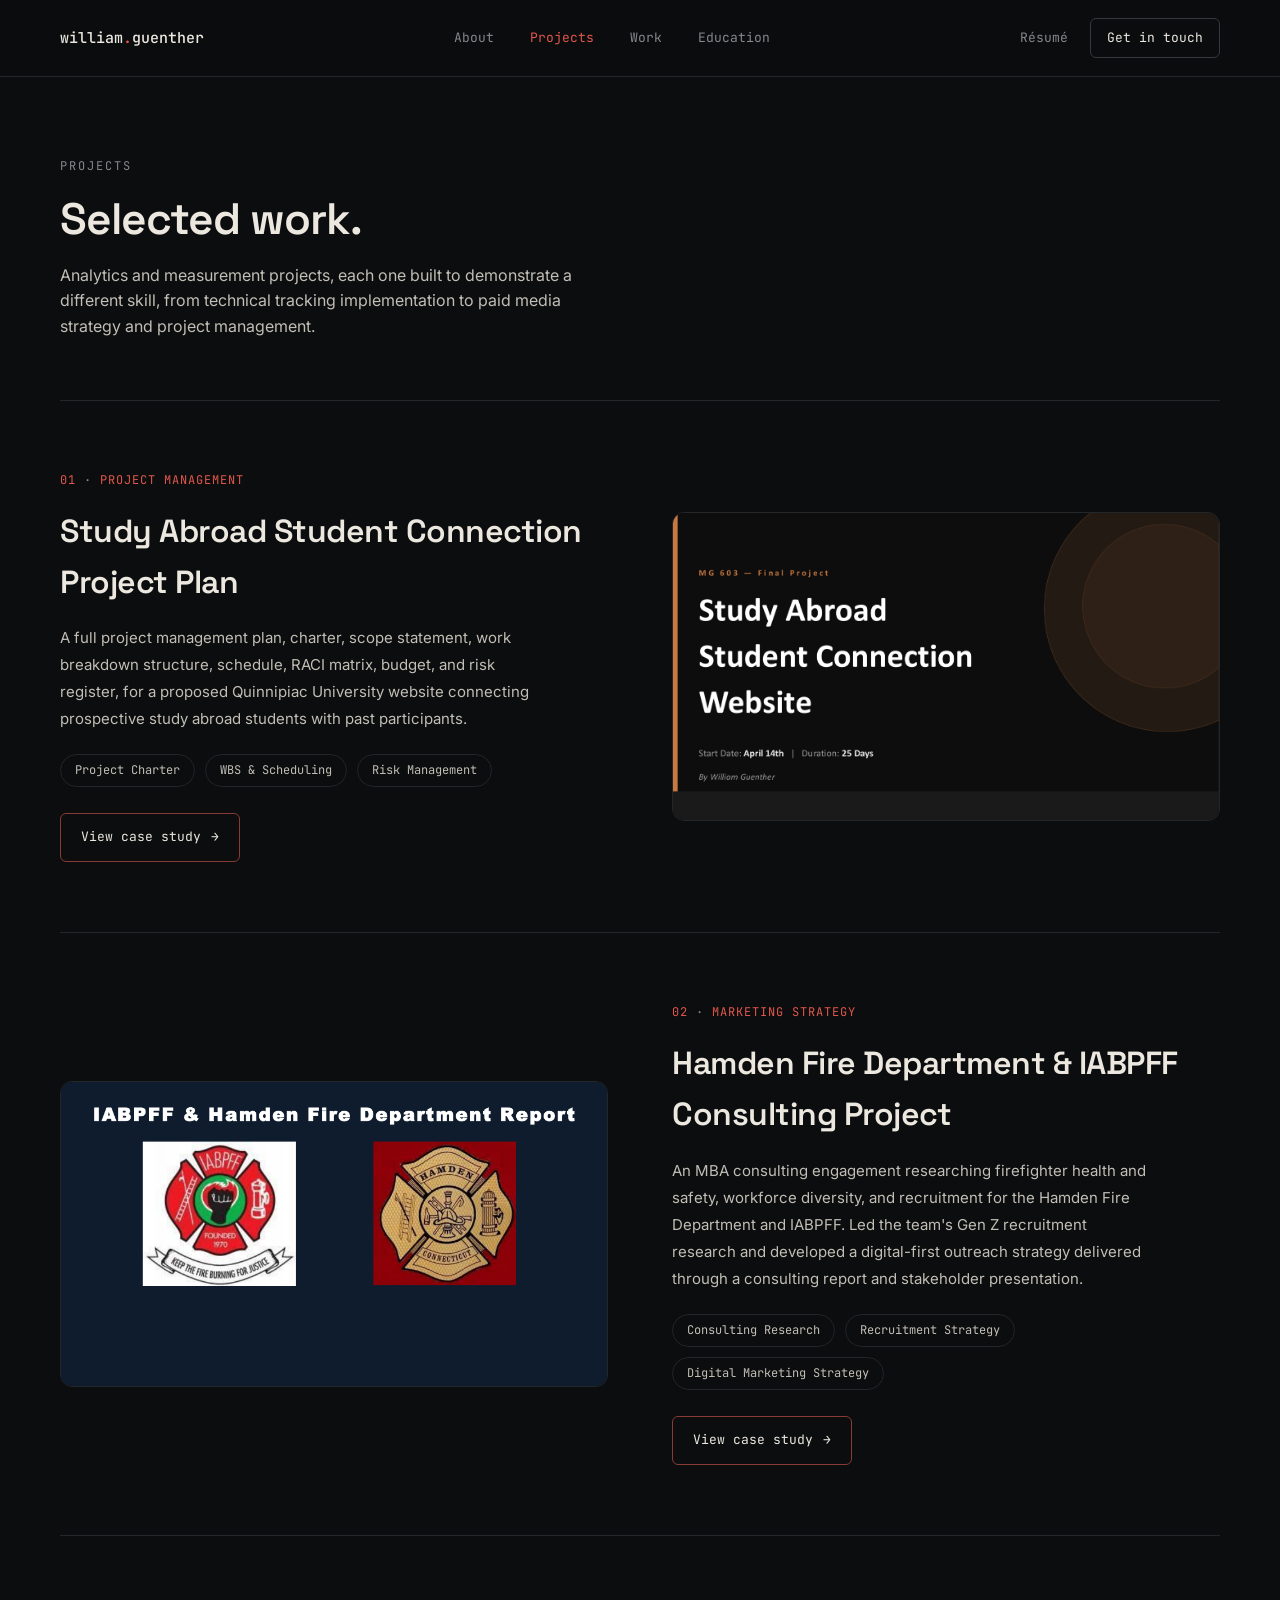
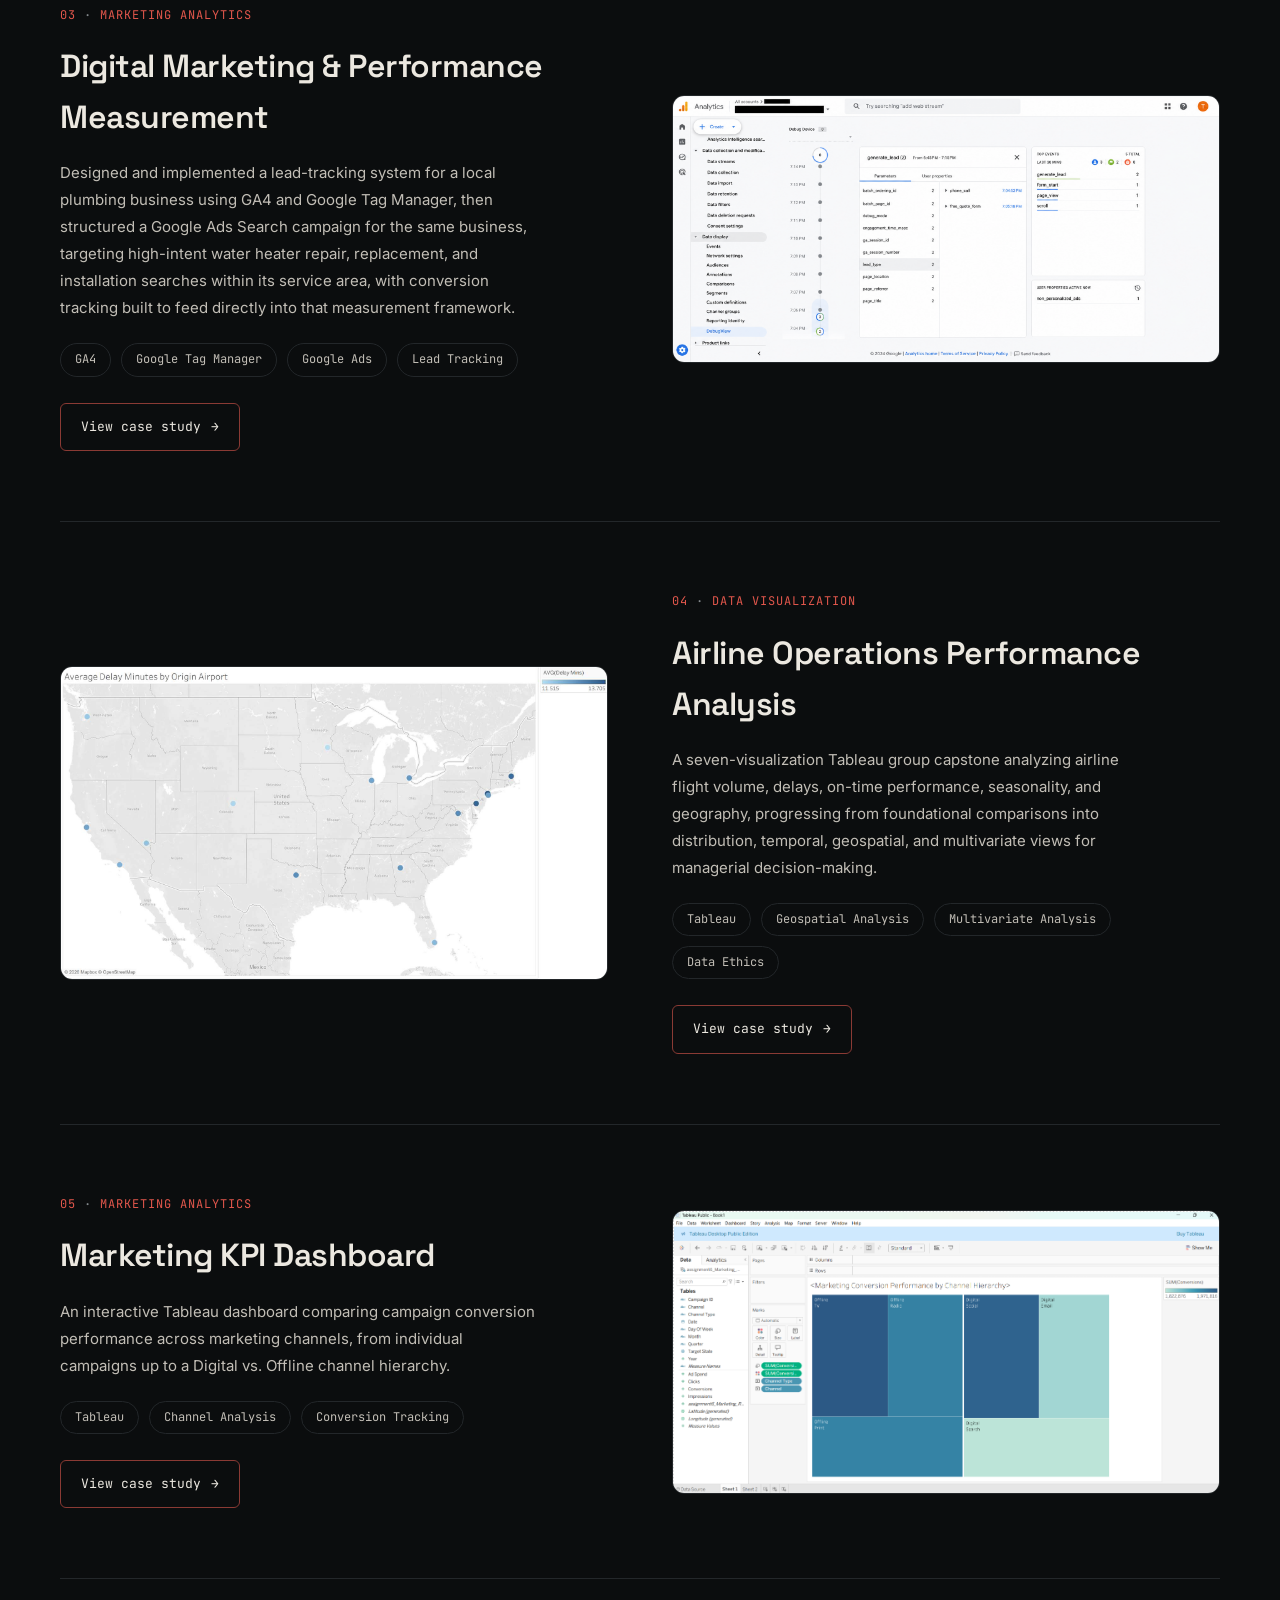
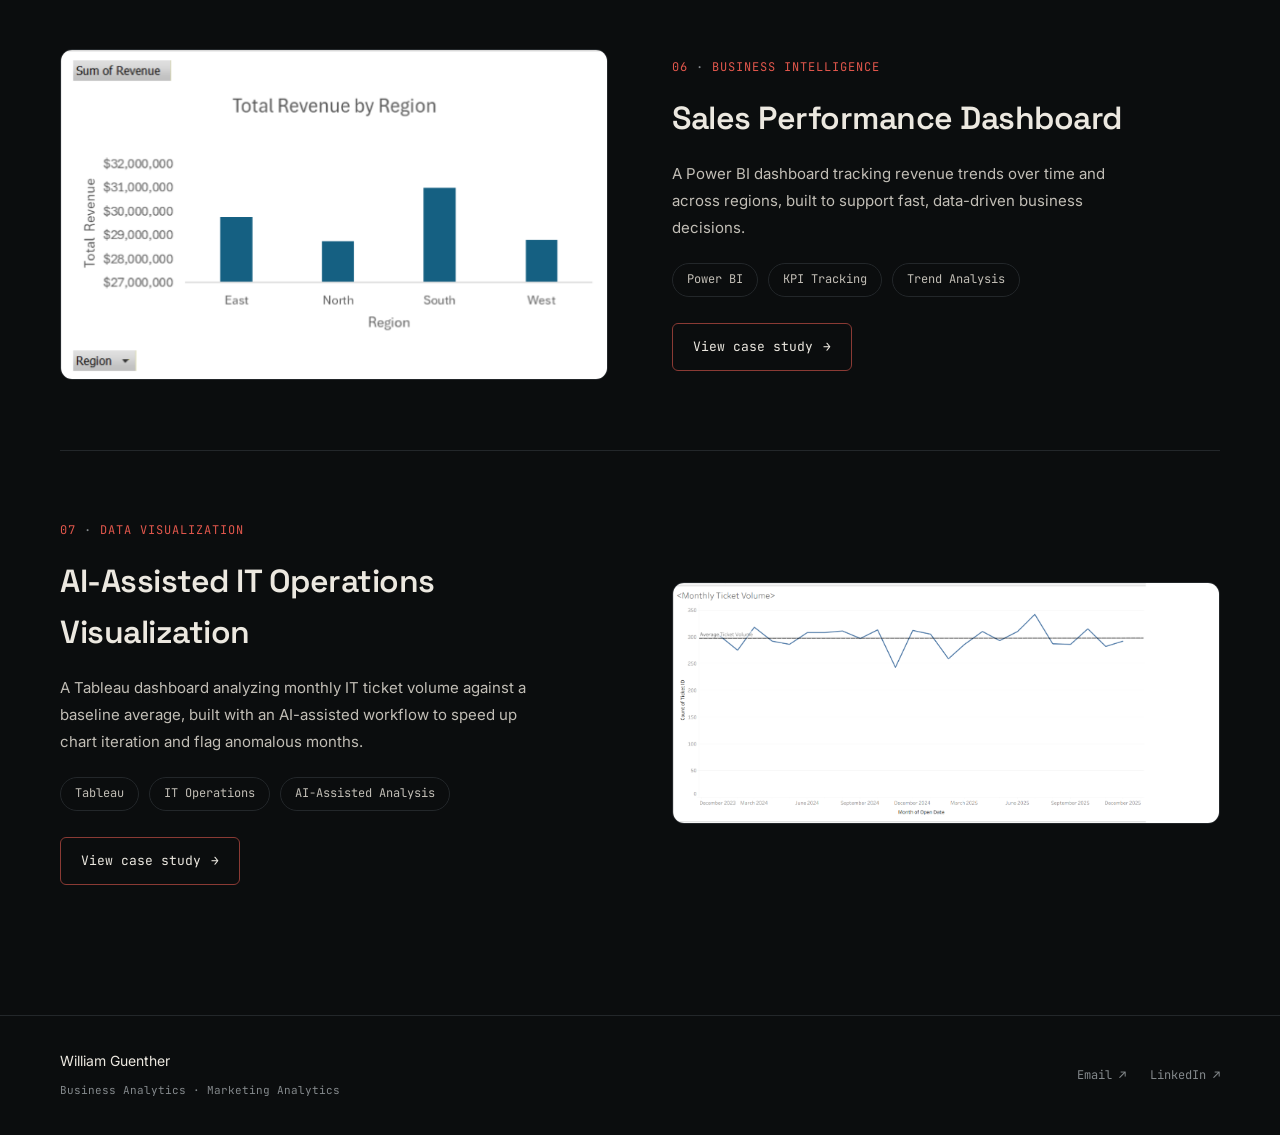
<file: projects.html>
<!DOCTYPE html>
<html lang="en">
<head>
<!-- Google Tag Manager -->
<script>(function(w,d,s,l,i){w[l]=w[l]||[];w[l].push({'gtm.start':
new Date().getTime(),event:'gtm.js'});var f=d.getElementsByTagName(s)[0],
j=d.createElement(s),dl=l!='dataLayer'?'&l='+l:'';j.async=true;j.src=
'https://www.googletagmanager.com/gtm.js?id='+i+dl;f.parentNode.insertBefore(j,f);
})(window,document,'script','dataLayer','GTM-MF5KTT6L');</script>
<!-- End Google Tag Manager -->
<meta charset="UTF-8">
<meta name="viewport" content="width=device-width, initial-scale=1.0">
<title>Projects | William Guenther</title>
<meta name="description" content="Business analytics, marketing analytics, and BI projects by William Guenther.">
<link rel="preconnect" href="https://fonts.googleapis.com">
<link rel="preconnect" href="https://fonts.gstatic.com" crossorigin>
<link href="https://fonts.googleapis.com/css2?family=Space+Grotesk:wght@500;600;700&family=Inter:wght@400;500;600&family=JetBrains+Mono:wght@400;500&display=swap" rel="stylesheet">
<link rel="stylesheet" href="style.css">
</head>
<body>
<!-- Google Tag Manager (noscript) -->
<noscript><iframe src="https://www.googletagmanager.com/ns.html?id=GTM-MF5KTT6L"
height="0" width="0" style="display:none;visibility:hidden"></iframe></noscript>
<!-- End Google Tag Manager (noscript) -->


<header class="site-header">
  <div class="container nav">
    <a class="nav__logo" href="/">william<span>.</span>guenther</a>

    <nav class="nav__links" id="navLinks">
      <a class="nav__link" href="/">About</a>
      <a class="nav__link is-active" href="projects.html">Projects</a>
      <a class="nav__link" href="work.html">Work</a>
      <a class="nav__link" href="education.html">Education</a>
      <a class="nav__link nav__link--mobile-only" href="resume.html">Résumé</a>
      <a class="nav__link nav__link--mobile-only" href="contact.html">Get in touch</a>
    </nav>

    <div class="nav__actions">
      <a class="nav__resume" href="resume.html">Résumé</a>
      <a class="btn-outline" href="contact.html">Get in touch</a>
    </div>

    <button class="nav__toggle" id="navToggle" aria-label="Toggle menu" aria-expanded="false">
      <span></span><span></span><span></span>
    </button>
  </div>
</header>

<main>

  <section class="projects-hero">
    <div class="container">
      <p class="eyebrow reveal">Projects</p>
      <h1 class="section__title reveal">Selected work.</h1>
      <p class="section__lead reveal" style="margin-bottom:0">
        Analytics and measurement projects, each one built to demonstrate a different skill,
        from technical tracking implementation to paid media strategy and project management.
      </p>
    </div>
  </section>

  <section class="project-list">
    <div class="container">

      <article class="project-row reveal">
        <div class="project-row__content">
          <p class="project-row__meta">01 <span>·</span> Project Management</p>
          <h2 class="project-row__title">Study Abroad Student Connection Project Plan</h2>
          <p class="project-row__desc">
            A full project management plan, charter, scope statement, work breakdown structure,
            schedule, RACI matrix, budget, and risk register, for a proposed Quinnipiac University
            website connecting prospective study abroad students with past participants.
          </p>
          <div class="project-row__tags">
            <span>Project Charter</span>
            <span>WBS &amp; Scheduling</span>
            <span>Risk Management</span>
          </div>
          <div class="project-row__links">
            <a href="case-study-study-abroad.html" class="btn-primary interactive">View case study <span>→</span></a>
          </div>
        </div>
        <div class="project-row__visual">
          <img src="Study Abroad Process Improvement/title-slide.png" alt="Title slide for the Study Abroad Student Connection Project Plan pitch">
        </div>
      </article>

      <article class="project-row project-row--reverse reveal">
        <div class="project-row__content">
          <p class="project-row__meta">02 <span>·</span> Marketing Strategy</p>
          <h2 class="project-row__title">Hamden Fire Department &amp; IABPFF Consulting Project</h2>
          <p class="project-row__desc">
            An MBA consulting engagement researching firefighter health and safety, workforce
            diversity, and recruitment for the Hamden Fire Department and IABPFF. Led the team's
            Gen Z recruitment research and developed a digital-first outreach strategy delivered
            through a consulting report and stakeholder presentation.
          </p>
          <div class="project-row__tags">
            <span>Consulting Research</span>
            <span>Recruitment Strategy</span>
            <span>Digital Marketing Strategy</span>
          </div>
          <div class="project-row__links">
            <a href="case-study-hamden-iabpff.html" class="btn-primary interactive">View case study <span>→</span></a>
          </div>
        </div>
        <div class="project-row__visual">
          <img src="Hamden Fire Department IABPFF/report-cover.png" alt="IABPFF and Hamden Fire Department Report cover slide, featuring the IABPFF and Hamden Fire Department logos">
        </div>
      </article>

      <article class="project-row reveal">
        <div class="project-row__content">
          <p class="project-row__meta">03 <span>·</span> Marketing Analytics</p>
          <h2 class="project-row__title">Digital Marketing &amp; Performance Measurement</h2>
          <p class="project-row__desc">
            Designed and implemented a lead-tracking system for a local plumbing business using GA4 and
            Google Tag Manager, then structured a Google Ads Search campaign for the same business,
            targeting high-intent water heater repair, replacement, and installation searches within
            its service area, with conversion tracking built to feed directly into that measurement
            framework.
          </p>
          <div class="project-row__tags">
            <span>GA4</span>
            <span>Google Tag Manager</span>
            <span>Google Ads</span>
            <span>Lead Tracking</span>
          </div>
          <div class="project-row__links">
            <a href="case-study-google-ads.html" class="btn-primary interactive">View case study <span>→</span></a>
          </div>
        </div>
        <div class="project-row__visual">
          <img src="GA4 GTM Lead Tracking/debugview.png" alt="GA4 DebugView showing generate_lead events with lead_type values phone_call and free_quote_form">
        </div>
      </article>

      <article class="project-row project-row--reverse reveal">
        <div class="project-row__content">
          <p class="project-row__meta">04 <span>·</span> Data Visualization</p>
          <h2 class="project-row__title">Airline Operations Performance Analysis</h2>
          <p class="project-row__desc">
            A seven-visualization Tableau group capstone analyzing airline flight volume, delays,
            on-time performance, seasonality, and geography, progressing from foundational
            comparisons into distribution, temporal, geospatial, and multivariate views for
            managerial decision-making.
          </p>
          <div class="project-row__tags">
            <span>Tableau</span>
            <span>Geospatial Analysis</span>
            <span>Multivariate Analysis</span>
            <span>Data Ethics</span>
          </div>
          <div class="project-row__links">
            <a href="case-study-ban650-airline.html" class="btn-primary interactive">View case study <span>→</span></a>
          </div>
        </div>
        <div class="project-row__visual">
          <img src="BAN650 Airline Operations/fig6-geospatial-map.png" alt="Tableau map of average delay minutes by origin airport across the continental United States">
        </div>
      </article>

      <article class="project-row reveal">
        <div class="project-row__content">
          <p class="project-row__meta">05 <span>·</span> Marketing Analytics</p>
          <h2 class="project-row__title">Marketing KPI Dashboard</h2>
          <p class="project-row__desc">
            An interactive Tableau dashboard comparing campaign conversion performance across
            marketing channels, from individual campaigns up to a Digital vs. Offline channel
            hierarchy.
          </p>
          <div class="project-row__tags">
            <span>Tableau</span>
            <span>Channel Analysis</span>
            <span>Conversion Tracking</span>
          </div>
          <div class="project-row__links">
            <a href="case-study-marketing-kpi.html" class="btn-primary interactive">View case study <span>→</span></a>
          </div>
        </div>
        <div class="project-row__visual">
          <img src="Marketing KPI Dashboard/Treemap Dashboard.png" alt="Tableau treemap of marketing conversion performance by channel hierarchy">
        </div>
      </article>

      <article class="project-row project-row--reverse reveal">
        <div class="project-row__content">
          <p class="project-row__meta">06 <span>·</span> Business Intelligence</p>
          <h2 class="project-row__title">Sales Performance Dashboard</h2>
          <p class="project-row__desc">
            A Power BI dashboard tracking revenue trends over time and across regions, built to
            support fast, data-driven business decisions.
          </p>
          <div class="project-row__tags">
            <span>Power BI</span>
            <span>KPI Tracking</span>
            <span>Trend Analysis</span>
          </div>
          <div class="project-row__links">
            <a href="case-study-sales-performance.html" class="btn-primary interactive">View case study <span>→</span></a>
          </div>
        </div>
        <div class="project-row__visual">
          <img src="Sales Performance Dashboard/Regional Revenue Dashboard.png" alt="Power BI bar chart of total revenue by region">
        </div>
      </article>

      <article class="project-row reveal">
        <div class="project-row__content">
          <p class="project-row__meta">07 <span>·</span> Data Visualization</p>
          <h2 class="project-row__title">AI-Assisted IT Operations Visualization</h2>
          <p class="project-row__desc">
            A Tableau dashboard analyzing monthly IT ticket volume against a baseline average,
            built with an AI-assisted workflow to speed up chart iteration and flag anomalous
            months.
          </p>
          <div class="project-row__tags">
            <span>Tableau</span>
            <span>IT Operations</span>
            <span>AI-Assisted Analysis</span>
          </div>
          <div class="project-row__links">
            <a href="case-study-it-ops.html" class="btn-primary interactive">View case study <span>→</span></a>
          </div>
        </div>
        <div class="project-row__visual">
          <img src="AI-Assisted IT Operations Visualization/Monthly Ticket Volume Trend.png" alt="Tableau line chart of monthly IT ticket volume against an average reference line">
        </div>
      </article>

    </div>
  </section>

</main>

<footer class="site-footer">
  <div class="container footer__inner">
    <div>
      <span class="footer__name">William Guenther</span>
      <span class="footer__sub">Business Analytics · Marketing Analytics</span>
    </div>
    <div class="footer__links">
      <a href="mailto:williamcguen@gmail.com">Email ↗</a>
      <a href="https://www.linkedin.com/in/william-guenther" target="_blank">LinkedIn ↗</a>
    </div>
  </div>
</footer>

<script src="script.js"></script>
</body>
</html>
</file>
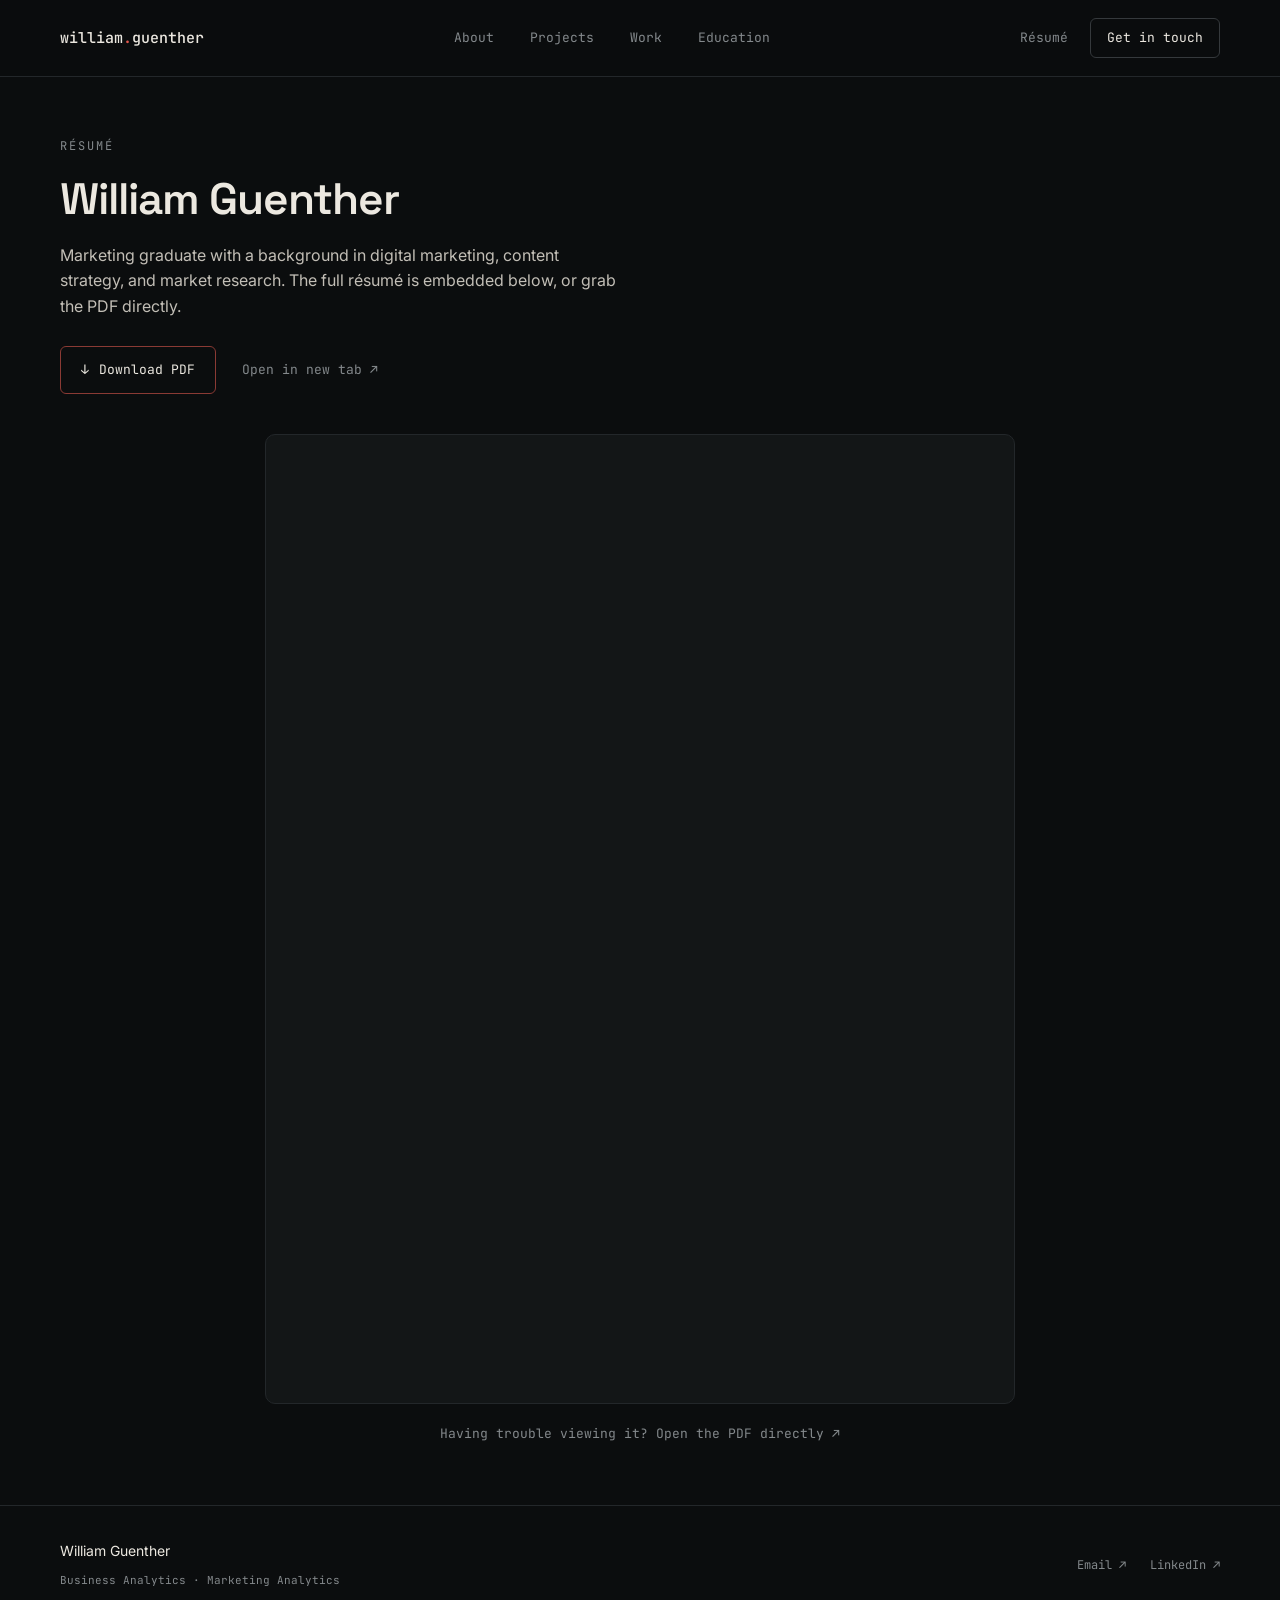
<file: resume.html>
<!DOCTYPE html>
<html lang="en">
<head>
<!-- Google Tag Manager -->
<script>(function(w,d,s,l,i){w[l]=w[l]||[];w[l].push({'gtm.start':
new Date().getTime(),event:'gtm.js'});var f=d.getElementsByTagName(s)[0],
j=d.createElement(s),dl=l!='dataLayer'?'&l='+l:'';j.async=true;j.src=
'https://www.googletagmanager.com/gtm.js?id='+i+dl;f.parentNode.insertBefore(j,f);
})(window,document,'script','dataLayer','GTM-MF5KTT6L');</script>
<!-- End Google Tag Manager -->
<meta charset="UTF-8">
<meta name="viewport" content="width=device-width, initial-scale=1.0">
<title>Résumé | William Guenther</title>
<meta name="description" content="William Guenther's résumé, a marketing graduate with a background in digital marketing, content strategy, and market research.">
<link rel="preconnect" href="https://fonts.googleapis.com">
<link rel="preconnect" href="https://fonts.gstatic.com" crossorigin>
<link href="https://fonts.googleapis.com/css2?family=Space+Grotesk:wght@500;600;700&family=Inter:wght@400;500;600&family=JetBrains+Mono:wght@400;500&display=swap" rel="stylesheet">
<link rel="stylesheet" href="style.css">
</head>
<body>
<!-- Google Tag Manager (noscript) -->
<noscript><iframe src="https://www.googletagmanager.com/ns.html?id=GTM-MF5KTT6L"
height="0" width="0" style="display:none;visibility:hidden"></iframe></noscript>
<!-- End Google Tag Manager (noscript) -->


<header class="site-header">
  <div class="container nav">
    <a class="nav__logo" href="/">william<span>.</span>guenther</a>

    <nav class="nav__links" id="navLinks">
      <a class="nav__link" href="/">About</a>
      <a class="nav__link" href="projects.html">Projects</a>
      <a class="nav__link" href="work.html">Work</a>
      <a class="nav__link" href="education.html">Education</a>
      <a class="nav__link nav__link--mobile-only" href="resume.html">Résumé</a>
      <a class="nav__link nav__link--mobile-only" href="contact.html">Get in touch</a>
    </nav>

    <div class="nav__actions">
      <a class="nav__resume" href="resume.html">Résumé</a>
      <a class="btn-outline" href="contact.html">Get in touch</a>
    </div>

    <button class="nav__toggle" id="navToggle" aria-label="Toggle menu" aria-expanded="false">
      <span></span><span></span><span></span>
    </button>
  </div>
</header>

<main>

<section class="case-hero" style="padding-bottom:40px">
  <div class="container">
    <p class="eyebrow reveal">Résumé</p>
    <h1 class="section__title reveal">William Guenther</h1>
    <p class="section__lead reveal" style="margin-bottom:0">
      Marketing graduate with a background in digital marketing, content strategy, and market
      research. The full résumé is embedded below, or grab the PDF directly.
    </p>
    <div class="hero__actions reveal">
      <a class="btn-primary interactive" href="resume.pdf" download>
        <span style="transform:none">↓</span> Download PDF
      </a>
      <a class="btn-text interactive" href="resume.pdf" target="_blank">Open in new tab ↗</a>
    </div>
  </div>
</section>

<section class="section section--tight" style="border-top:none;padding-top:0">
  <div class="container">
    <div class="screenshot-frame reveal" style="max-width:750px;margin:0 auto">
      <iframe
        src="resume.pdf#toolbar=0&navpanes=0&scrollbar=0"
        title="William Guenther résumé"
        style="width:100%;aspect-ratio:612/792;border:none;display:block">
        <p style="padding:20px">
          Your browser can't display the PDF inline.
          <a href="resume.pdf" target="_blank">Open it directly</a> instead.
        </p>
      </iframe>
    </div>
    <p class="btn-text" style="text-align:center;margin-top:20px">
      Having trouble viewing it? <a href="resume.pdf" target="_blank" class="interactive">Open the PDF directly ↗</a>
    </p>
  </div>
</section>

</main>

<footer class="site-footer">
  <div class="container footer__inner">
    <div>
      <span class="footer__name">William Guenther</span>
      <span class="footer__sub">Business Analytics · Marketing Analytics</span>
    </div>
    <div class="footer__links">
      <a href="mailto:williamcguen@gmail.com">Email ↗</a>
      <a href="https://www.linkedin.com/in/william-guenther" target="_blank">LinkedIn ↗</a>
    </div>
  </div>
</footer>

<script src="script.js"></script>
</body>
</html>
</file>
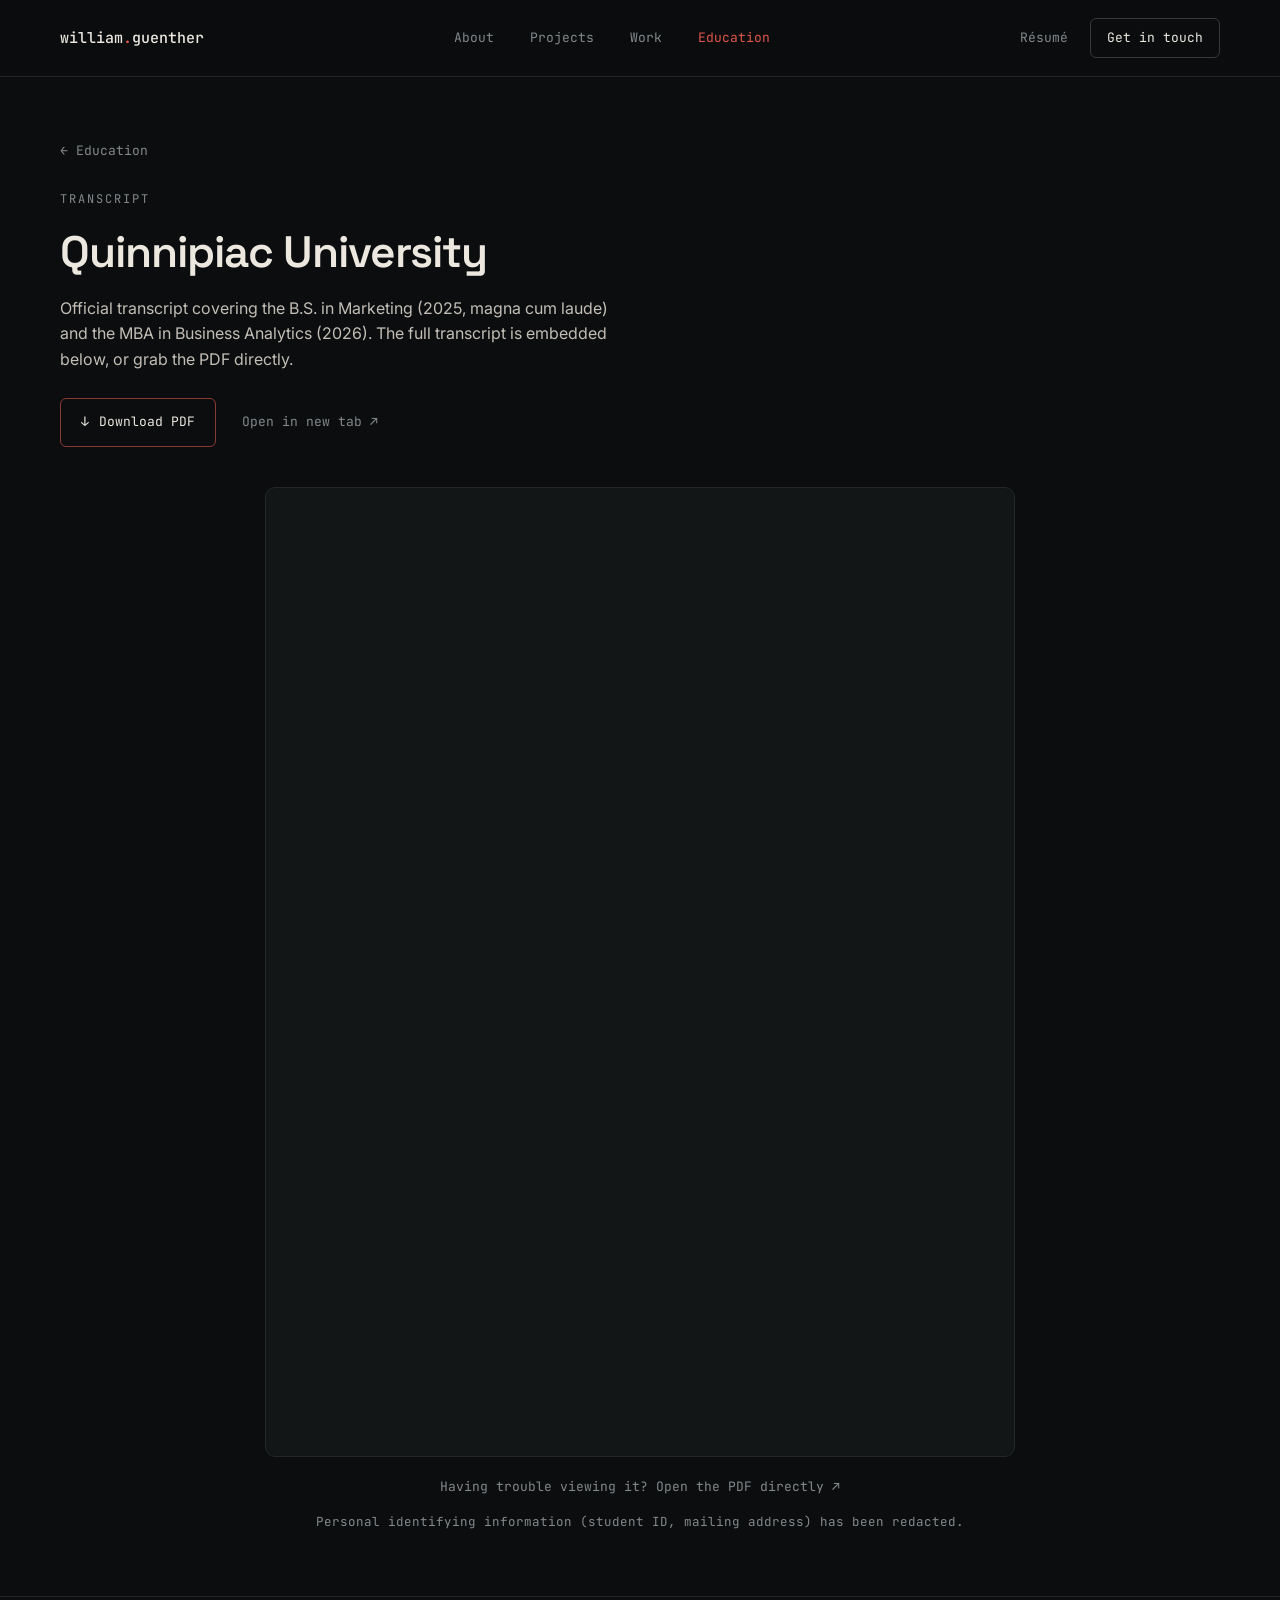
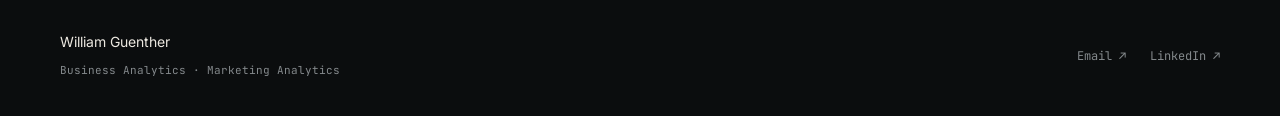
<file: transcript-disabled.html>
<!DOCTYPE html>
<html lang="en">
<head>
<!-- Google Tag Manager -->
<script>(function(w,d,s,l,i){w[l]=w[l]||[];w[l].push({'gtm.start':
new Date().getTime(),event:'gtm.js'});var f=d.getElementsByTagName(s)[0],
j=d.createElement(s),dl=l!='dataLayer'?'&l='+l:'';j.async=true;j.src=
'https://www.googletagmanager.com/gtm.js?id='+i+dl;f.parentNode.insertBefore(j,f);
})(window,document,'script','dataLayer','GTM-MF5KTT6L');</script>
<!-- End Google Tag Manager -->
<meta charset="UTF-8">
<meta name="viewport" content="width=device-width, initial-scale=1.0">
<title>Transcript | William Guenther</title>
<meta name="description" content="William Guenther's official Quinnipiac University transcript, covering the B.S. in Marketing and MBA in Business Analytics.">
<link rel="preconnect" href="https://fonts.googleapis.com">
<link rel="preconnect" href="https://fonts.gstatic.com" crossorigin>
<link href="https://fonts.googleapis.com/css2?family=Space+Grotesk:wght@500;600;700&family=Inter:wght@400;500;600&family=JetBrains+Mono:wght@400;500&display=swap" rel="stylesheet">
<link rel="stylesheet" href="style.css">
</head>
<body>
<!-- Google Tag Manager (noscript) -->
<noscript><iframe src="https://www.googletagmanager.com/ns.html?id=GTM-MF5KTT6L"
height="0" width="0" style="display:none;visibility:hidden"></iframe></noscript>
<!-- End Google Tag Manager (noscript) -->


<header class="site-header">
  <div class="container nav">
    <a class="nav__logo" href="/">william<span>.</span>guenther</a>

    <nav class="nav__links" id="navLinks">
      <a class="nav__link" href="/">About</a>
      <a class="nav__link" href="projects.html">Projects</a>
      <a class="nav__link" href="work.html">Work</a>
      <a class="nav__link is-active" href="education.html">Education</a>
      <a class="nav__link nav__link--mobile-only" href="resume.html">Résumé</a>
      <a class="nav__link nav__link--mobile-only" href="contact.html">Get in touch</a>
    </nav>

    <div class="nav__actions">
      <a class="nav__resume" href="resume.html">Résumé</a>
      <a class="btn-outline" href="contact.html">Get in touch</a>
    </div>

    <button class="nav__toggle" id="navToggle" aria-label="Toggle menu" aria-expanded="false">
      <span></span><span></span><span></span>
    </button>
  </div>
</header>

<main>

<section class="case-hero" style="padding-bottom:40px">
  <div class="container">
    <a href="education.html" class="btn-text interactive case-hero__back">← Education</a>
    <p class="eyebrow reveal">Transcript</p>
    <h1 class="section__title reveal">Quinnipiac University</h1>
    <p class="section__lead reveal" style="margin-bottom:0">
      Official transcript covering the B.S. in Marketing (2025, magna cum laude) and the
      MBA in Business Analytics (2026). The full transcript is embedded below, or grab the
      PDF directly.
    </p>
    <div class="hero__actions reveal">
      <a class="btn-primary interactive" href="transcript.pdf" download>
        <span style="transform:none">↓</span> Download PDF
      </a>
      <a class="btn-text interactive" href="transcript.pdf" target="_blank">Open in new tab ↗</a>
    </div>
  </div>
</section>

<section class="section section--tight" style="border-top:none;padding-top:0">
  <div class="container">
    <div class="screenshot-frame reveal" style="max-width:750px;margin:0 auto">
      <iframe
        src="transcript.pdf#toolbar=0&navpanes=0&scrollbar=0"
        title="William Guenther Quinnipiac University transcript"
        style="width:100%;aspect-ratio:612/792;border:none;display:block">
        <p style="padding:20px">
          Your browser can't display the PDF inline.
          <a href="transcript.pdf" target="_blank">Open it directly</a> instead.
        </p>
      </iframe>
    </div>
    <p class="btn-text" style="text-align:center;margin-top:20px">
      Having trouble viewing it? <a href="transcript.pdf" target="_blank" class="interactive">Open the PDF directly ↗</a>
    </p>
    <p class="timeline-item__note" style="text-align:center;margin-top:14px">
      Personal identifying information (student ID, mailing address) has been redacted.
    </p>
  </div>
</section>

</main>

<footer class="site-footer">
  <div class="container footer__inner">
    <div>
      <span class="footer__name">William Guenther</span>
      <span class="footer__sub">Business Analytics · Marketing Analytics</span>
    </div>
    <div class="footer__links">
      <a href="mailto:williamcguen@gmail.com">Email ↗</a>
      <a href="https://www.linkedin.com/in/william-guenther" target="_blank">LinkedIn ↗</a>
    </div>
  </div>
</footer>

<script src="script.js"></script>
</body>
</html>
</file>
<file: style.css>
/* ===== RESET / BASE ===== */
*{box-sizing:border-box;margin:0;padding:0}

:root{
  --bg:#0b0d0e;
  --bg-raised:#131617;
  --text:#ece8e0;
  --text-soft:#c2beb6;
  --muted:#84898c;
  --line:#23272a;
  --accent:#e2574c;
  --accent-dim:rgba(226,87,76,.12);
  --max:1160px;
  --font-display:"Space Grotesk",sans-serif;
  --font-body:"Inter",sans-serif;
  --font-mono:"JetBrains Mono",monospace;
}

html{scroll-behavior:smooth}

body{
  background:var(--bg);
  color:var(--text);
  font-family:var(--font-body);
  line-height:1.6;
  -webkit-font-smoothing:antialiased;
}

a{color:inherit;text-decoration:none}
img{max-width:100%;display:block}
ul{list-style:none}

.container{width:min(var(--max),calc(100% - 48px));margin:0 auto}

.accent{color:var(--accent)}

.eyebrow{
  font-family:var(--font-mono);
  font-size:12px;
  letter-spacing:2px;
  text-transform:uppercase;
  color:var(--muted);
  margin-bottom:18px;
}

/* ===== HEADER / NAV ===== */
.site-header{
  position:sticky;
  top:0;
  z-index:100;
  background:rgba(11,13,14,.88);
  backdrop-filter:blur(10px);
  border-bottom:1px solid var(--line);
}

.nav{
  display:flex;
  align-items:center;
  justify-content:space-between;
  height:76px;
}

.nav__logo{
  font-family:var(--font-mono);
  font-size:15px;
  font-weight:500;
}
.nav__logo span{color:var(--accent)}

.nav__links{display:flex;align-items:center;gap:36px}

.nav__link{
  font-family:var(--font-mono);
  font-size:13px;
  color:var(--muted);
  transition:color .2s ease;
}
.nav__link:hover{color:var(--text)}
.nav__link.is-active{color:var(--accent)}

.nav__link--mobile-only{display:none}

.nav__actions{display:flex;align-items:center;gap:22px}

.nav__resume{
  font-family:var(--font-mono);
  font-size:13px;
  color:var(--muted);
  transition:color .2s ease;
}
.nav__resume:hover{color:var(--text)}

.btn-outline{
  border:1px solid #35393c;
  border-radius:6px;
  padding:9px 16px;
  font-family:var(--font-mono);
  font-size:13px;
  transition:border-color .2s ease,color .2s ease;
}
.btn-outline:hover{border-color:var(--accent);color:var(--accent)}

.nav__toggle{
  display:none;
  flex-direction:column;
  justify-content:center;
  align-items:center;
  width:32px;
  height:32px;
  background:none;
  border:none;
  padding:0;
  appearance:none;
  -webkit-appearance:none;
  cursor:pointer;
}
.nav__toggle span{
  display:block;
  width:22px;
  height:2px;
  background:var(--text);
  transition:transform .2s ease,opacity .2s ease;
}
.nav__toggle span+span{margin-top:5px}
.nav__toggle.is-open span:nth-child(1){transform:translateY(7px) rotate(45deg)}
.nav__toggle.is-open span:nth-child(2){opacity:0}
.nav__toggle.is-open span:nth-child(3){transform:translateY(-7px) rotate(-45deg)}

/* ===== HERO ===== */
.hero{padding:96px 0 110px}

.hero__grid{
  display:grid;
  grid-template-columns:1.15fr .85fr;
  gap:70px;
  align-items:center;
}

.hero__title{
  font-family:var(--font-display);
  font-size:clamp(38px,4.8vw,60px);
  font-weight:600;
  line-height:1.04;
  letter-spacing:-2px;
  margin-bottom:22px;
}

.hero__meta{
  display:flex;
  align-items:center;
  font-family:var(--font-mono);
  font-size:13px;
  color:var(--muted);
  margin-bottom:28px;
}

.status-dot{
  display:inline-block;
  width:6px;
  height:6px;
  border-radius:50%;
  background:var(--accent);
  margin:0 7px 0 10px;
  box-shadow:0 0 0 3px var(--accent-dim);
}

.hero__lead{
  max-width:560px;
  font-size:16.5px;
  line-height:1.85;
  color:var(--text-soft);
  margin-bottom:18px;
}
.hero__lead strong{color:var(--text);font-weight:600}

.hero__actions{display:flex;align-items:center;gap:26px;margin-top:26px}

.btn-primary{
  display:inline-flex;
  align-items:center;
  gap:10px;
  padding:13px 20px;
  border:1px solid #8a3a34;
  border-radius:6px;
  font-family:var(--font-mono);
  font-size:13px;
  color:var(--text);
  transition:.2s ease;
}
.btn-primary:hover{background:var(--accent-dim);border-color:var(--accent)}
.btn-primary span{transition:transform .2s ease}
.btn-primary:hover span{transform:translateX(3px)}

.btn-text{
  font-family:var(--font-mono);
  font-size:13px;
  color:var(--muted);
  transition:color .2s ease;
}
.btn-text:hover{color:var(--accent)}

/* ===== CONTACT FORM ===== */
.contact-hero-grid{align-items:center}

.contact-hero-grid__visual{
  height:100%;
  display:flex;
  align-items:center;
  justify-content:center;
}

.contact-hero-grid__chart.chart-toy{
  width:100%;
  max-width:none;
  margin-left:0;
}

.contact-form-card{
  background:var(--bg-raised);
  border:1px solid var(--line);
  border-radius:10px;
  padding:32px;
  margin-top:32px;
}

.contact-form__row{
  display:grid;
  grid-template-columns:1fr 1fr;
  gap:18px;
}

.form-group{
  display:flex;
  flex-direction:column;
  gap:8px;
  margin-bottom:18px;
}

.form-group label{
  font-family:var(--font-mono);
  font-size:12px;
  letter-spacing:.5px;
  text-transform:uppercase;
  color:var(--muted);
}

.form-group input,
.form-group select,
.form-group textarea{
  background:var(--bg);
  border:1px solid var(--line);
  border-radius:6px;
  padding:12px 14px;
  font-family:var(--font-body);
  font-size:14px;
  color:var(--text);
  transition:border-color .2s ease;
  width:100%;
}

.form-group input:focus,
.form-group select:focus,
.form-group textarea:focus{
  outline:none;
  border-color:var(--accent);
}

.form-group textarea{
  resize:vertical;
  min-height:130px;
}

.form-group select{
  appearance:none;
  background-image:url("data:image/svg+xml,%3Csvg xmlns='http://www.w3.org/2000/svg' width='12' height='8'%3E%3Cpath d='M1 1l5 5 5-5' stroke='%2384898c' stroke-width='1.5' fill='none' fill-rule='evenodd'/%3E%3C/svg%3E");
  background-repeat:no-repeat;
  background-position:right 14px center;
  padding-right:36px;
}

.contact-form .btn-primary{
  border:none;
  background:var(--accent);
  color:#fff;
  cursor:pointer;
  font-size:13px;
}
.contact-form .btn-primary:hover{background:#c8483e;border-color:transparent}

/* honeypot field, hidden from real users */
.form-group--hp{
  position:absolute;
  left:-9999px;
  width:1px;
  height:1px;
  overflow:hidden;
}

.form-note{
  font-family:var(--font-mono);
  font-size:12px;
  color:var(--muted);
  margin-top:14px;
}

.form-note--error{color:var(--accent)}

@media(max-width:640px){
  .contact-form__row{grid-template-columns:1fr}
  .contact-form-card{padding:22px}
}

/* ===== HERO VISUAL / PORTRAIT ===== */
.hero__portrait{aspect-ratio:4/5;max-width:380px;margin-left:auto}
.hero__portrait img{width:100%;height:100%;object-fit:cover}

/* ===== (unused) SAMPLE DASHBOARD CARD, no page currently references these classes ===== */
.visual-card{
  background:var(--bg-raised);
  border:1px solid var(--line);
  border-radius:12px;
  padding:26px 26px 22px;
}

.visual-card__header{
  display:flex;
  align-items:center;
  justify-content:space-between;
  margin-bottom:22px;
}
.visual-card__title{
  font-family:var(--font-mono);
  font-size:12px;
  letter-spacing:1.5px;
  text-transform:uppercase;
  color:var(--text-soft);
}
.visual-card__tag{
  font-family:var(--font-mono);
  font-size:11px;
  color:var(--muted);
  border:1px solid var(--line);
  border-radius:4px;
  padding:3px 8px;
}

.visual-card__stats{
  display:grid;
  grid-template-columns:repeat(3,1fr);
  gap:14px;
  margin-bottom:24px;
}
.visual-stat{
  border-top:1px solid var(--line);
  padding-top:10px;
}
.visual-stat__label{
  display:block;
  font-family:var(--font-mono);
  font-size:10px;
  letter-spacing:1px;
  text-transform:uppercase;
  color:var(--muted);
  margin-bottom:6px;
}
.visual-stat strong{font-family:var(--font-display);font-size:20px;font-weight:600}

.visual-card__chart{position:relative;height:96px;margin-bottom:16px}

.chart-line{
  position:absolute;
  inset:0;
  width:100%;
  height:100%;
}
.chart-line polyline{
  fill:none;
  stroke:var(--accent);
  stroke-width:2;
  stroke-linecap:round;
  stroke-linejoin:round;
  opacity:.85;
}

.chart-bars{
  position:absolute;
  inset:0;
  display:flex;
  align-items:flex-end;
  gap:8px;
}
.chart-bars span{
  flex:1;
  height:var(--h);
  background:linear-gradient(180deg,rgba(226,87,76,.5),rgba(226,87,76,.08));
  border-radius:3px 3px 0 0;
  transform:scaleY(0);
  transform-origin:bottom;
  animation:grow .8s ease forwards;
  animation-delay:.3s;
}

@keyframes grow{to{transform:scaleY(1)}}

.visual-card__footer{
  display:flex;
  justify-content:space-between;
  font-family:var(--font-mono);
  font-size:10px;
  letter-spacing:.5px;
  color:var(--muted);
  border-top:1px solid var(--line);
  padding-top:14px;
}

/* ===== GENERIC SECTION ===== */
.section{border-top:1px solid var(--line);padding:100px 0}
.section--tight{padding:60px 0}

.section__title{
  font-family:var(--font-display);
  font-size:clamp(30px,4vw,44px);
  font-weight:600;
  letter-spacing:-1px;
  line-height:1.15;
  margin-bottom:18px;
}

.section__lead{
  max-width:560px;
  color:var(--text-soft);
  font-size:16px;
  margin-bottom:56px;
}

/* ===== SPECIALTIES ===== */
.specialty-grid{
  display:grid;
  grid-template-columns:repeat(4,1fr);
  border-top:1px solid var(--line);
}
.specialty{
  padding:32px 26px 32px 0;
  border-bottom:1px solid var(--line);
}
.specialty:not(:last-child){border-right:1px solid var(--line);margin-right:26px}
.specialty__index{
  display:block;
  font-family:var(--font-mono);
  font-size:12px;
  color:var(--accent);
  margin-bottom:30px;
}
.specialty h3{font-family:var(--font-display);font-size:18px;font-weight:600;margin-bottom:12px}
.specialty p{color:var(--muted);font-size:14px;line-height:1.75}

/* ===== TOOLKIT ===== */
.toolkit{display:flex;flex-wrap:wrap;gap:12px}
.toolkit span{
  font-family:var(--font-mono);
  font-size:13px;
  color:var(--text-soft);
  border:1px solid var(--line);
  border-radius:20px;
  padding:8px 16px;
}

/* ===== FOOTER ===== */
.site-footer{border-top:1px solid var(--line);padding:34px 0}
.footer__inner{display:flex;justify-content:space-between;align-items:center}
.footer__name{display:block;font-size:14px;margin-bottom:3px}
.footer__sub{font-family:var(--font-mono);font-size:11px;color:var(--muted)}
.footer__links{display:flex;gap:24px}
.footer__links a{font-family:var(--font-mono);font-size:12px;color:var(--muted)}
.footer__links a:hover{color:var(--accent)}

/* ===== PROJECTS PAGE ===== */
.projects-hero{padding:80px 0 60px}

.project-list{padding-bottom:60px}

.project-row{
  display:grid;
  grid-template-columns:1fr 1fr;
  gap:64px;
  align-items:center;
  padding:70px 0;
  border-top:1px solid var(--line);
}
.project-row--reverse .project-row__visual{order:-1}

.project-row__meta{
  font-family:var(--font-mono);
  font-size:12px;
  letter-spacing:1px;
  color:var(--accent);
  text-transform:uppercase;
  margin-bottom:16px;
}
.project-row__meta span{color:var(--muted)}

.project-row__title{
  font-family:var(--font-display);
  font-size:clamp(24px,3vw,32px);
  font-weight:600;
  letter-spacing:-.5px;
  margin-bottom:16px;
}

.project-row__desc{
  color:var(--text-soft);
  font-size:15px;
  line-height:1.8;
  max-width:480px;
  margin-bottom:22px;
}

.project-row__tags{display:flex;flex-wrap:wrap;gap:10px;margin-bottom:26px}
.project-row__tags span{
  font-family:var(--font-mono);
  font-size:12px;
  color:var(--text-soft);
  border:1px solid var(--line);
  border-radius:20px;
  padding:6px 14px;
}

.project-row__links{display:flex;align-items:center;gap:20px;flex-wrap:wrap}
.project-row__soon{
  font-family:var(--font-mono);
  font-size:11px;
  color:var(--muted);
  font-style:italic;
}

.project-row__visual{
  border:1px solid var(--line);
  border-radius:12px;
  overflow:hidden;
  background:var(--bg-raised);
}
.project-row__visual img{width:100%;height:100%;object-fit:cover;display:block}

.project-row__visual--soon{
  display:flex;
  align-items:center;
  justify-content:center;
  text-align:center;
  min-height:220px;
  padding:24px;
  font-family:var(--font-mono);
  font-size:12px;
  color:var(--muted);
  line-height:1.7;
}

.project-row--soon .project-row__title{color:var(--text-soft)}

.status-pill{
  display:inline-block;
  font-family:var(--font-mono);
  font-size:11px;
  letter-spacing:.5px;
  text-transform:uppercase;
  color:var(--accent);
  border:1px solid var(--line);
  border-radius:20px;
  padding:6px 14px;
  width:fit-content;
}

/* ===== CASE STUDY PAGE ===== */
.case-hero{padding:60px 0 70px}
.case-hero__back{display:inline-block;margin-bottom:28px}

.case-hero__meta{
  display:flex;
  flex-wrap:wrap;
  gap:36px;
  margin-top:36px;
  padding-top:28px;
  border-top:1px solid var(--line);
}
.case-hero__meta div{display:flex;flex-direction:column;gap:6px;font-size:14px;color:var(--text-soft)}
.case-hero__meta span{
  font-family:var(--font-mono);
  font-size:11px;
  letter-spacing:1px;
  text-transform:uppercase;
  color:var(--muted);
}

.case-section{border-top:1px solid var(--line);padding:64px 0}
.case-section--outcome{padding-bottom:90px}

.case-section__grid{display:grid;grid-template-columns:220px 1fr;gap:40px}

.case-block__label{font-family:var(--font-display);font-size:18px;font-weight:600;margin-bottom:10px}
.case-block__text{color:var(--text-soft);font-size:15px;line-height:1.85}
.case-block__text code{
  font-family:var(--font-mono);
  font-size:13px;
  color:var(--accent);
  background:var(--bg-raised);
  padding:2px 6px;
  border-radius:4px;
}

.table-wrap{overflow-x:auto;border:1px solid var(--line);border-radius:10px}
.measure-table{width:100%;border-collapse:collapse;min-width:520px}
.measure-table th{
  text-align:left;
  font-family:var(--font-mono);
  font-size:11px;
  letter-spacing:.5px;
  text-transform:uppercase;
  color:var(--muted);
  padding:14px 18px;
  background:var(--bg-raised);
  border-bottom:1px solid var(--line);
}
.measure-table td{
  padding:14px 18px;
  font-size:14px;
  color:var(--text-soft);
  border-bottom:1px solid var(--line);
}
.measure-table tr:last-child td{border-bottom:none}
.measure-table code{font-family:var(--font-mono);font-size:12.5px;color:var(--accent)}

.screenshot-grid{display:grid;grid-template-columns:repeat(3,1fr);gap:22px}
.screenshot-grid--2{grid-template-columns:repeat(2,1fr)}
.screenshot-grid--1{grid-template-columns:1fr;max-width:560px}
.screenshot-frame{border:1px solid var(--line);border-radius:10px;overflow:hidden;background:var(--bg-raised)}
.screenshot-frame__ph{
  display:flex;
  align-items:center;
  justify-content:center;
  text-align:center;
  min-height:180px;
  padding:20px;
  font-family:var(--font-mono);
  font-size:11.5px;
  color:var(--muted);
  line-height:1.6;
}
.screenshot-frame figcaption{
  padding:12px 16px;
  font-family:var(--font-mono);
  font-size:12px;
  color:var(--text-soft);
  border-top:1px solid var(--line);
}
.screenshot-frame img{width:100%;display:block}

.outcome-stats{display:grid;grid-template-columns:repeat(3,1fr);gap:24px}
.outcome-stat{
  border:1px solid var(--line);
  border-radius:10px;
  padding:26px 22px;
  display:flex;
  flex-direction:column;
  gap:8px;
}
.outcome-stat strong{font-family:var(--font-display);font-size:26px;font-weight:600}
.outcome-stat span{font-family:var(--font-mono);font-size:12px;color:var(--muted)}

/* ===== WORK PAGE ===== */
.work-hero{padding:80px 0 60px}

.timeline{border-top:1px solid var(--line)}

.timeline-item{
  display:grid;
  grid-template-columns:200px 1fr;
  gap:40px;
  padding:36px 0;
  border-bottom:1px solid var(--line);
}

.timeline-item__meta{display:flex;flex-direction:column;gap:4px}
.timeline-item__dates{font-family:var(--font-mono);font-size:13px;color:var(--text-soft)}
.timeline-item__location{font-family:var(--font-mono);font-size:11px;color:var(--muted);text-transform:uppercase;letter-spacing:.5px}

.timeline-item__body h3{
  font-family:var(--font-display);
  font-size:19px;
  font-weight:600;
  margin-bottom:14px;
}
.timeline-item__body h3 span{color:var(--muted);font-weight:500;font-size:16px}

.timeline-item__body ul{display:flex;flex-direction:column;gap:8px}
.timeline-item__body li{
  position:relative;
  padding-left:18px;
  color:var(--text-soft);
  font-size:14.5px;
  line-height:1.7;
}
.timeline-item__body li::before{
  content:"";
  position:absolute;
  left:0;
  top:10px;
  width:8px;
  height:1.5px;
  background:var(--accent);
}

.timeline-item__note{font-family:var(--font-mono);font-size:12.5px;color:var(--muted);margin-bottom:4px}

.grad-grid{display:grid;grid-template-columns:repeat(2,1fr);gap:28px}
.grad-card{
  border:1px solid var(--line);
  border-radius:10px;
  padding:26px;
  display:flex;
  flex-direction:column;
}
.grad-card h3{font-family:var(--font-display);font-size:17px;font-weight:600;margin-bottom:6px}
.grad-card__org{font-family:var(--font-mono);font-size:12px;color:var(--accent);margin-bottom:16px}
.grad-card ul{display:flex;flex-direction:column;gap:8px;margin-bottom:16px}
.grad-card li{
  position:relative;
  padding-left:16px;
  color:var(--text-soft);
  font-size:13.5px;
  line-height:1.7;
}
.grad-card li::before{
  content:"";
  position:absolute;
  left:0;
  top:9px;
  width:7px;
  height:1.5px;
  background:var(--accent);
}
.grad-card .btn-text{margin-top:auto}


/* ===== CONTACT PAGE CHART TOY (decorative, no data) ===== */
.chart-toy{
  position:relative;
  aspect-ratio:3/2;
  max-width:420px;
  margin-left:auto;
  display:flex;
  align-items:flex-end;
  justify-content:center;
  gap:16px;
  padding:8px 20px 28px;
  overflow:hidden;
}
.chart-toy::before{
  content:"";
  position:absolute;
  left:20px;
  right:20px;
  bottom:28px;
  height:1px;
  background:var(--line);
}
.chart-toy__line{
  position:absolute;
  inset:0;
  width:100%;
  height:100%;
  z-index:2;
  pointer-events:none;
}
.chart-toy__line polyline{
  fill:none;
  stroke:var(--accent);
  stroke-width:2.5;
  stroke-linecap:round;
  stroke-linejoin:round;
  stroke-dasharray:7 7;
  animation:chart-line-flow 1s linear infinite;
  filter:drop-shadow(0 2px 6px rgba(226,87,76,.5));
}
.chart-toy__line circle{
  fill:var(--accent);
  animation:chart-dot-pulse 2s ease-in-out infinite;
}
.chart-toy__line circle:nth-child(3){animation-delay:.3s}
.chart-toy__line circle:nth-child(4){animation-delay:.6s}
.chart-toy__line circle:nth-child(5){animation-delay:.9s}
.chart-toy__line circle:nth-child(6){animation-delay:1.2s}
.chart-toy__line circle:nth-child(7){animation-delay:1.5s}
.chart-toy__line circle:nth-child(8){animation-delay:1.8s}
@keyframes chart-line-flow{
  to{stroke-dashoffset:-28}
}
@keyframes chart-dot-pulse{
  0%,100%{r:4.5;opacity:1}
  50%{r:6.5;opacity:.65}
}
.chart-toy__bar{
  position:relative;
  z-index:1;
  width:30px;
  border-radius:8px 8px 3px 3px;
  background:linear-gradient(180deg, #d7d6d3 0%, #c3c2be 100%);
  box-shadow:inset 0 1px 0 rgba(255,255,255,.5);
  transform-origin:bottom;
  transition:background .35s ease, box-shadow .35s ease, transform .35s cubic-bezier(.34,1.56,.64,1);
  animation:chart-idle 4.2s ease-in-out infinite;
}
.chart-toy__bar:hover{
  animation-play-state:paused;
  background:linear-gradient(180deg, var(--accent) 0%, #a83a32 100%);
  box-shadow:0 0 22px var(--accent-dim), inset 0 1px 0 rgba(255,255,255,.15);
  transform:scaleY(1.1);
}
@keyframes chart-idle{
  0%,100%{transform:scaleY(1)}
  50%{transform:scaleY(1.04)}
}

/* ===== CONTACT PAGE DOODLE (decorative, no data) ===== */
.contact-doodle{margin-top:40px}
.contact-doodle svg{overflow:visible}
.contact-doodle__plane{
  transform-origin:center;
  animation:doodle-plane-float 3.4s ease-in-out infinite;
}
.contact-doodle__dot{
  transform-origin:center;
  animation:doodle-dot-float 2.8s ease-in-out infinite;
}
.contact-doodle__dot--2{animation-delay:.5s}
.contact-doodle__dot--3{animation-delay:1s}
.contact-doodle__dot--4{animation-delay:1.5s}
@keyframes doodle-plane-float{
  0%,100%{transform:translateY(0) rotate(0deg)}
  50%{transform:translateY(-9px) rotate(-3deg)}
}
@keyframes doodle-dot-float{
  0%,100%{transform:translateY(0);opacity:.9}
  50%{transform:translateY(-12px);opacity:.35}
}

/* ===== SCROLL REVEAL ===== */
.reveal{opacity:0;transform:translateY(16px);animation:reveal .7s ease forwards}
.reveal-d1{animation-delay:.08s}
.reveal-d2{animation-delay:.16s}
.reveal-d3{animation-delay:.24s}
@keyframes reveal{to{opacity:1;transform:none}}

@media(prefers-reduced-motion:reduce){
  .reveal{animation:none;opacity:1;transform:none}
  .chart-bars span{animation:none;transform:scaleY(1)}
}

/* ===== RESPONSIVE ===== */
@media(max-width:900px){
  .hero__grid{grid-template-columns:1fr;gap:50px}
  .specialty-grid{grid-template-columns:repeat(2,1fr)}
  .specialty:nth-child(2n){border-right:0;margin-right:0}
  .project-row{grid-template-columns:1fr;gap:34px;padding:50px 0}
  .project-row--reverse .project-row__visual{order:0}
  .timeline-item{grid-template-columns:1fr;gap:14px}
  .grad-grid{grid-template-columns:1fr}
  .case-section__grid{grid-template-columns:1fr}
  .screenshot-grid,.screenshot-grid--2{grid-template-columns:1fr}
  .outcome-stats{grid-template-columns:1fr}
  .case-hero__meta{gap:22px}
}

@media(max-width:760px){
  .nav__links{
    display:none;
    position:absolute;
    top:76px;
    left:0;
    right:0;
    flex-direction:column;
    align-items:flex-start;
    gap:0;
    background:var(--bg);
    border-bottom:1px solid var(--line);
    padding:8px 24px 20px;
  }
  .nav__links.is-open{display:flex}
  .nav__link{width:100%;padding:14px 0;border-bottom:1px solid var(--line)}
  .nav__link--mobile-only{display:flex}
  .nav__actions{display:none}
  .nav__toggle{display:flex}

  .hero{padding:64px 0 80px}
  .hero__actions{flex-direction:column;align-items:flex-start;gap:18px}
  .section{padding:70px 0}
  .specialty-grid{grid-template-columns:1fr}
  .specialty{border-right:0!important;margin-right:0!important}
  .footer__inner{flex-direction:column;align-items:flex-start;gap:18px}
}
</file>
